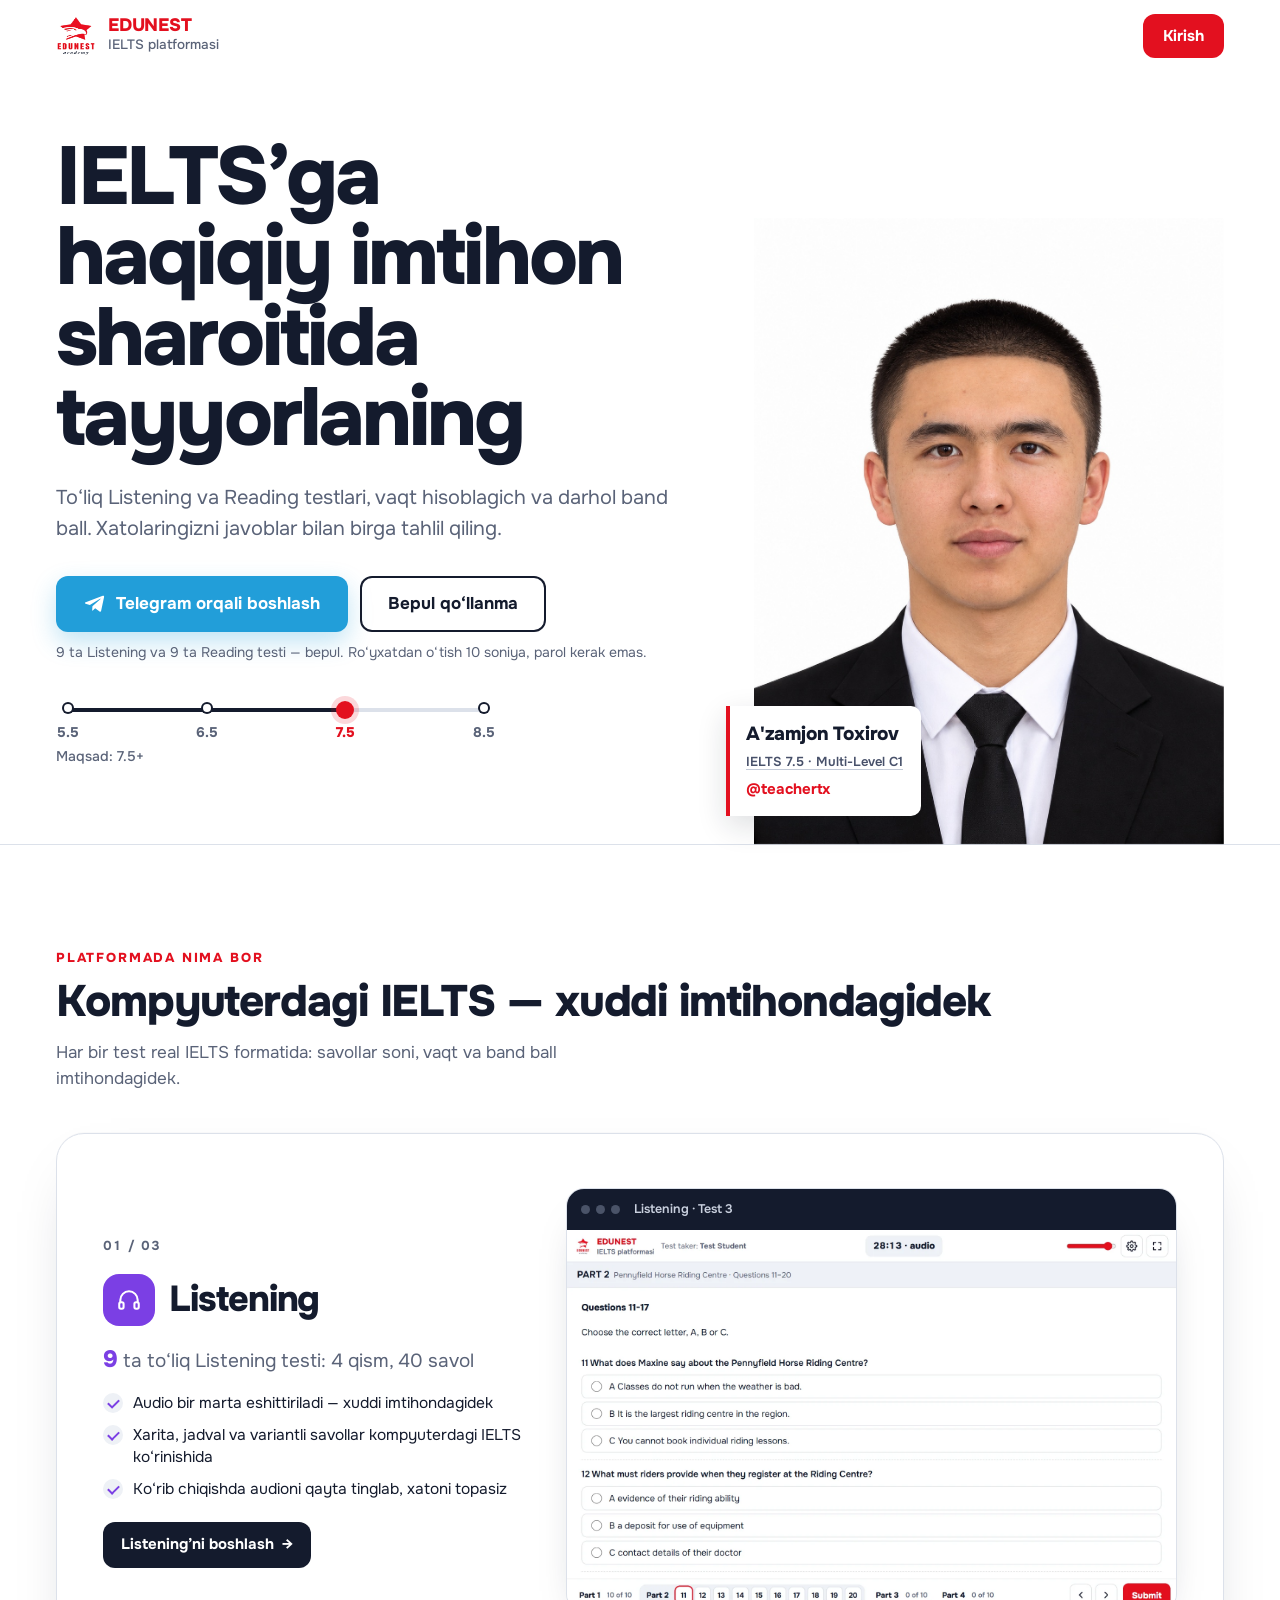
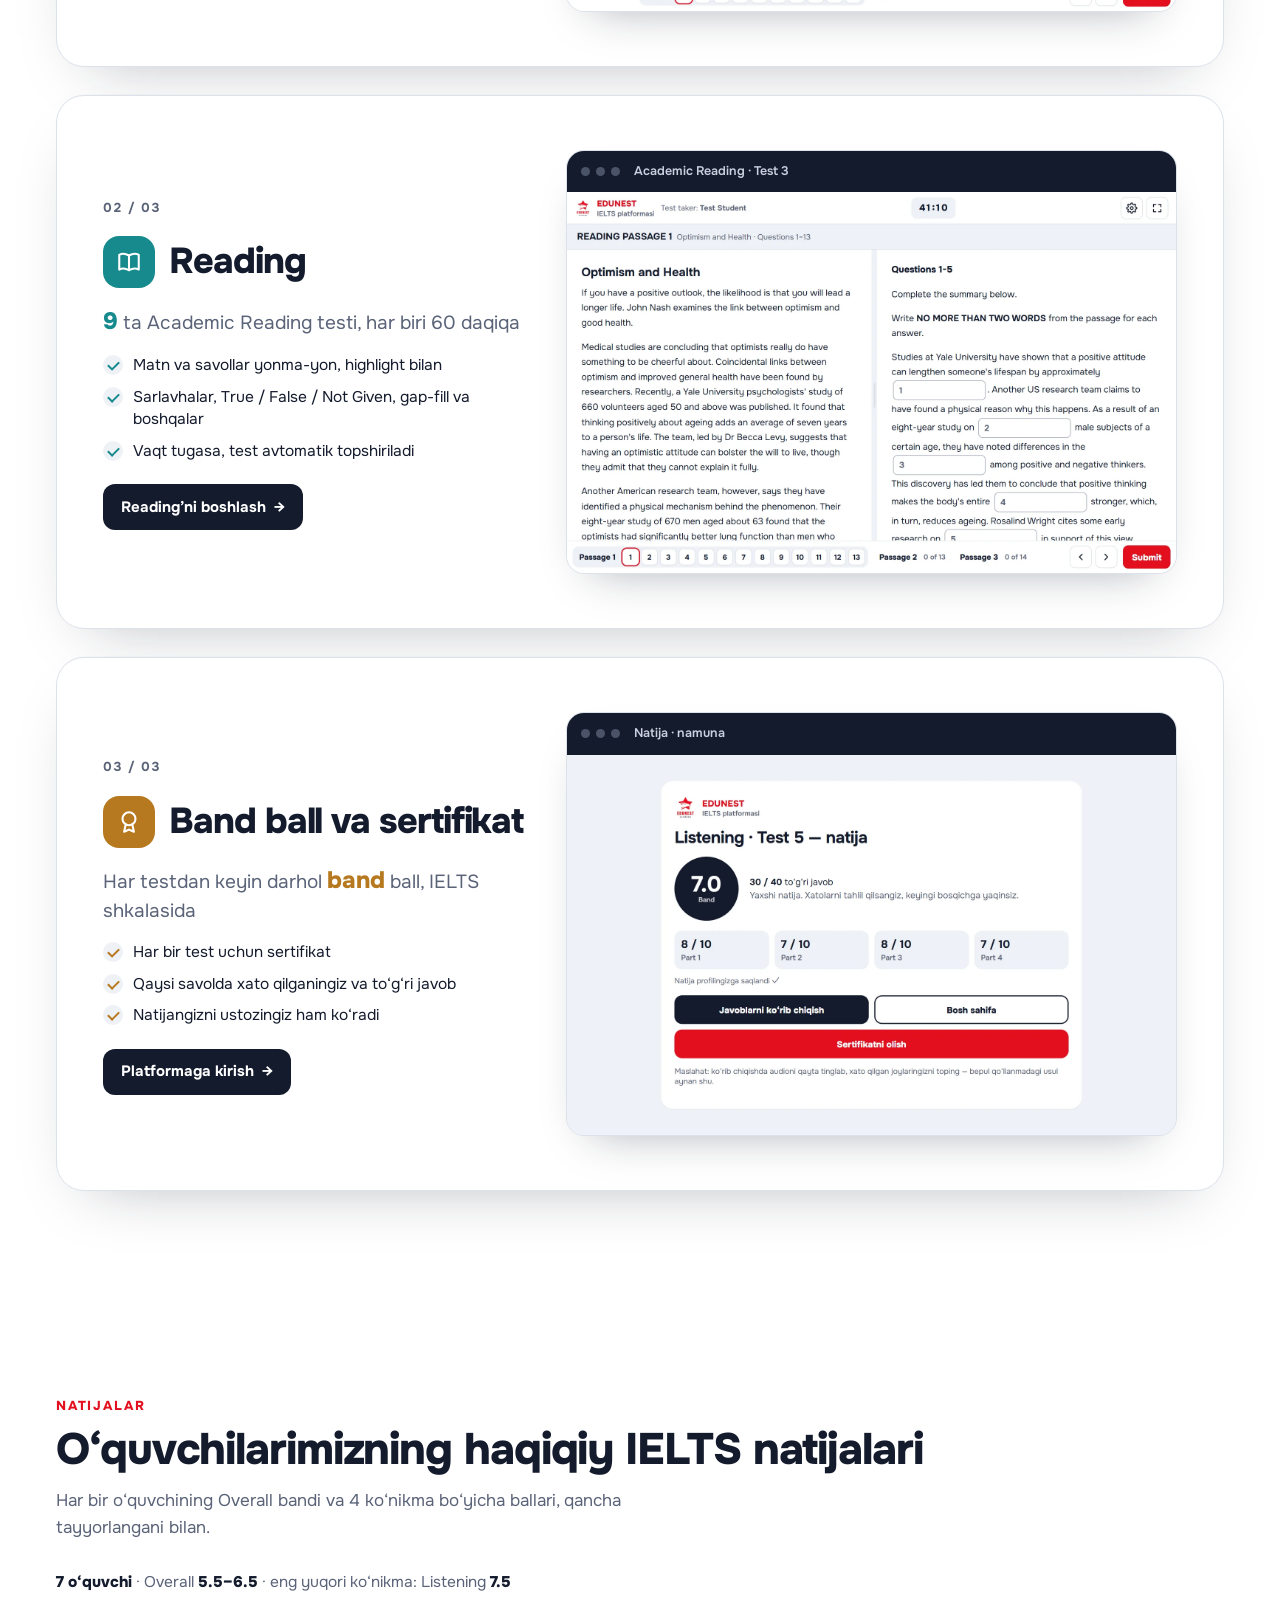
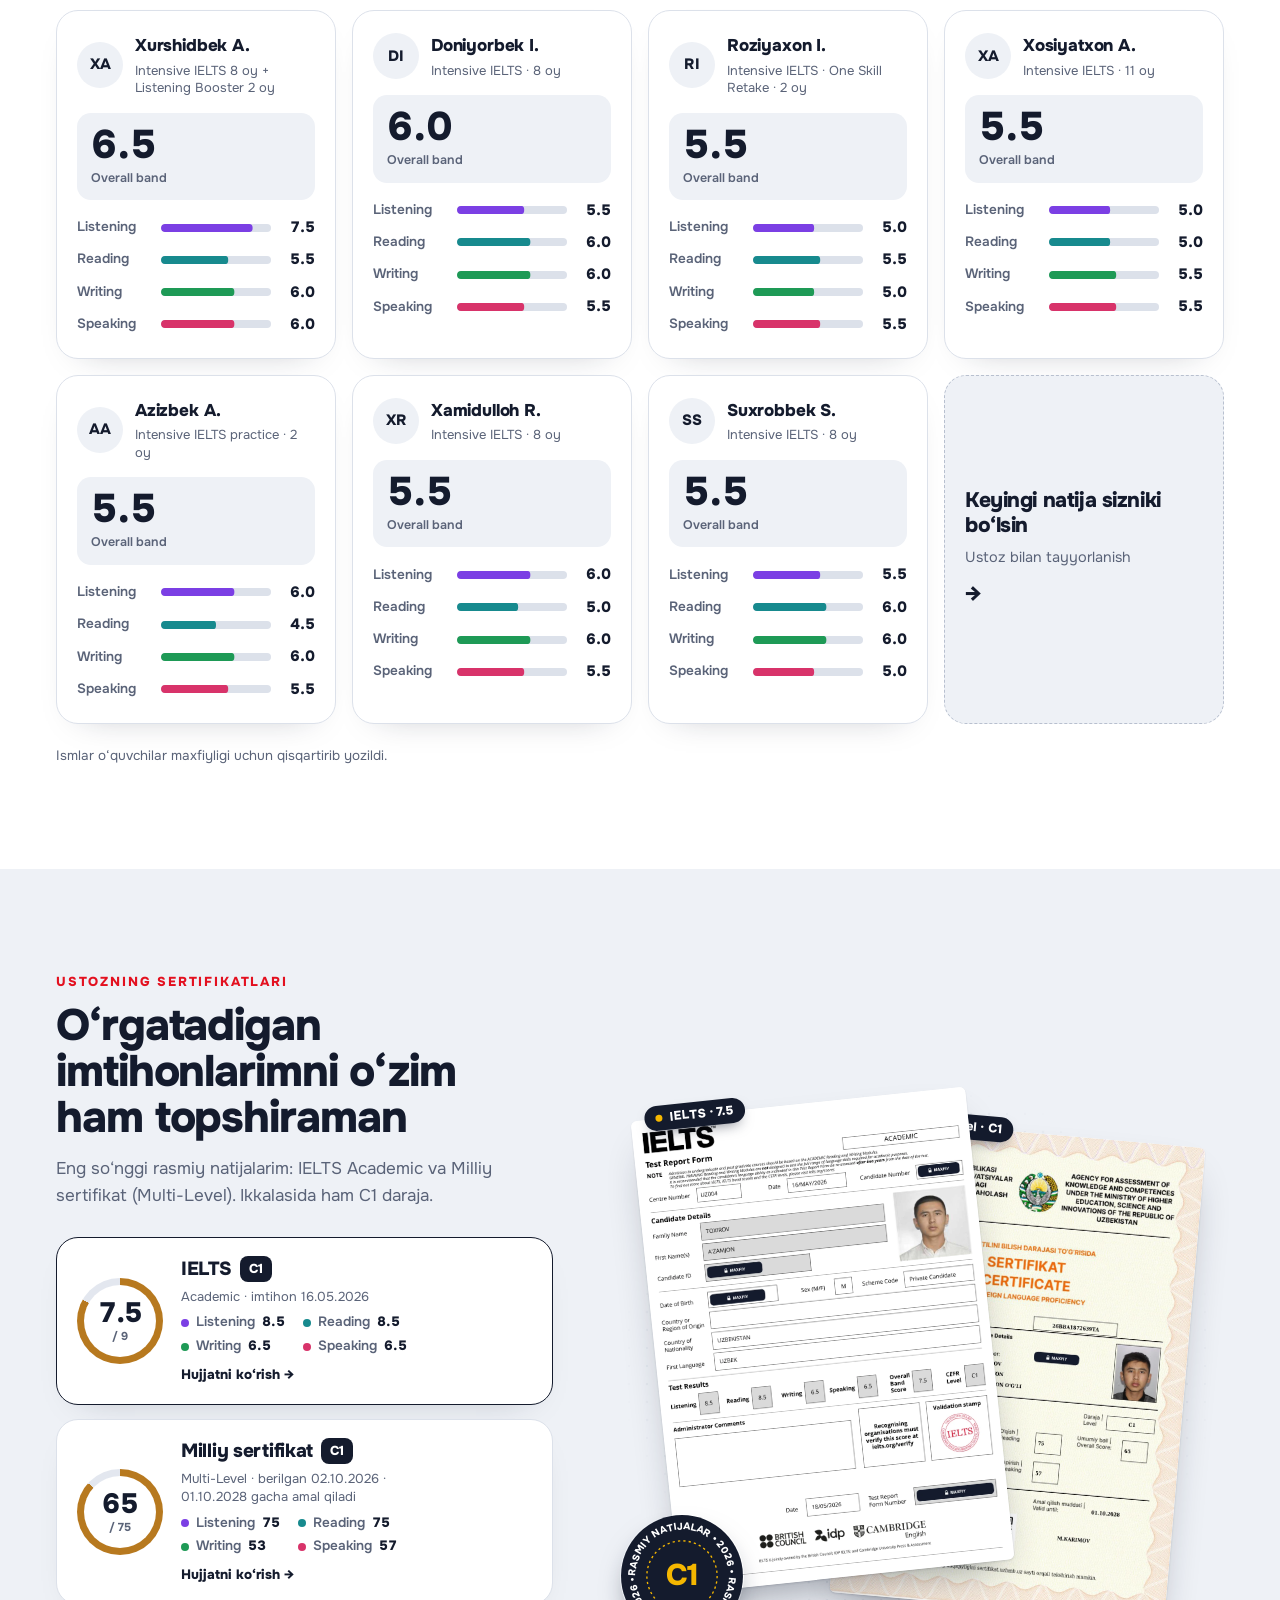
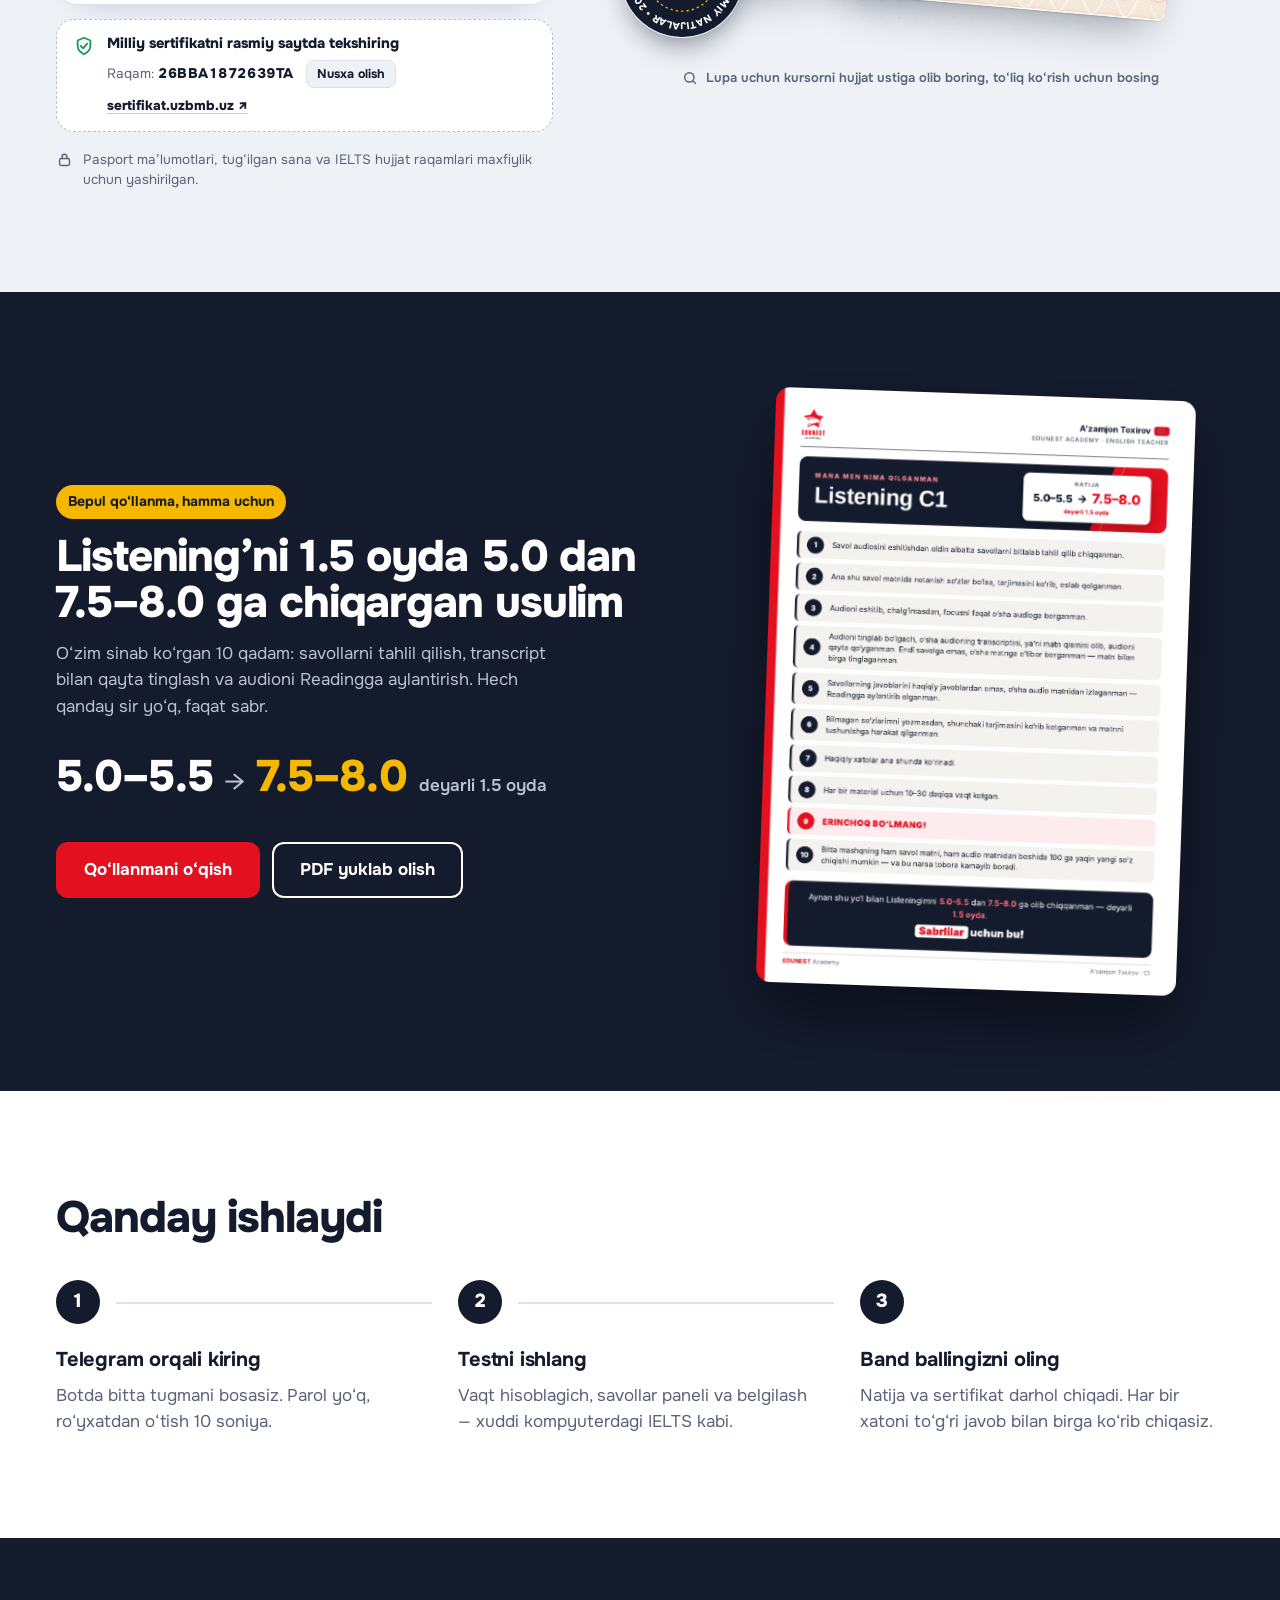
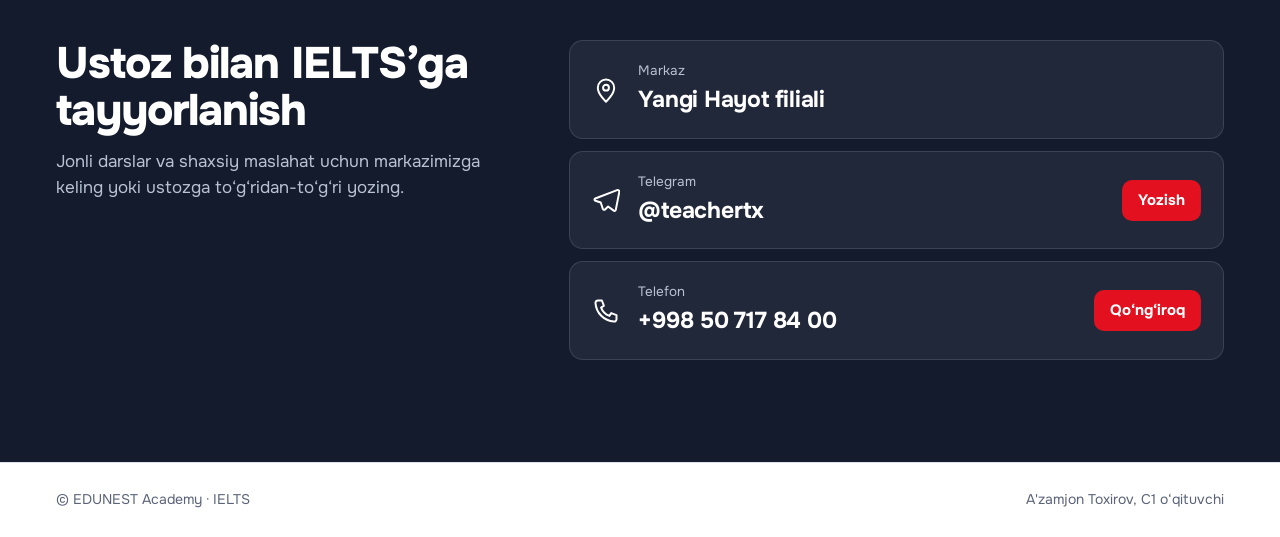
<file: index.html>
<!DOCTYPE html>
<html lang="uz">
<head>
<meta charset="UTF-8">
<meta name="viewport" content="width=device-width, initial-scale=1, viewport-fit=cover">
<title>EDUNEST IELTS · A'zamjon Toxirov</title><meta name="description" content="EDUNEST IELTS: to‘liq Listening va Reading testlari, darhol band ball, sertifikat va har bir savolning to‘g‘ri javobi. Ustoz A'zamjon Toxirov (IELTS 7.5, C1). Telegram orqali 10 soniyada kiring."><meta property="og:title" content="EDUNEST IELTS · A'zamjon Toxirov, IELTS 7.5"><meta property="og:description" content="IELTS’ga haqiqiy imtihon sharoitida tayyorlaning. Bepul Listening qo‘llanmasi ham bor."><meta property="og:image" content="https://toxirovteacher.github.io/edunest-ielts/c1-guide.png"><meta property="og:type" content="website">
<link rel="icon" id="fav">
<link rel="preconnect" href="https://fonts.googleapis.com">
<link href="https://fonts.googleapis.com/css2?family=Oswald:wght@500;600;700&family=Inter:wght@400;500;600;700;800&family=Source+Serif+4:opsz,wght@8..60,400;8..60,600&display=swap" rel="stylesheet">
<link rel="preconnect" href="https://fonts.googleapis.com"><link rel="preconnect" href="https://fonts.gstatic.com" crossorigin><link rel="preload" as="style" href="https://fonts.googleapis.com/css2?family=Onest:wght@400;500;600;700;800&display=swap"><link href="https://fonts.googleapis.com/css2?family=Onest:wght@400;500;600;700;800&display=swap" rel="stylesheet" media="print" onload="this.media='all'"><noscript><link href="https://fonts.googleapis.com/css2?family=Onest:wght@400;500;600;700;800&display=swap" rel="stylesheet"></noscript>
<link rel="stylesheet" href="css/app.css?v=17e10ca751"><link rel="prefetch" href="test.html"><link rel="prefetch" href="css/test.css?v=cc11ec5acb"><link rel="prefetch" href="js/test.js?v=ad358d046b">
</head>
<body class="ie">
<!-- ================= LANDING ================= -->
<section id="landing" class="hide">
 <div class="lp">
  <header class="lp-bar">
    <a class="lp-brand" href="#/" aria-label="EDUNEST IELTS"><img class="lg" alt=""><span><b>EDUNEST</b><small>IELTS platformasi</small></span></a>
    <a class="lp-btn lp-btn-sm" href="#/login">Kirish</a>
  </header>

  <div class="lp-hero">
    <div class="lp-copy">
      <h1 class="lp-h1"><span>IELTS’ga</span> <span>haqiqiy imtihon</span> <span>sharoitida</span> <span>tayyorlaning</span></h1>
      <p class="lp-lead">To‘liq Listening va Reading testlari, vaqt hisoblagich va darhol band ball. Xatolaringizni javoblar bilan birga tahlil qiling.</p>
      <div class="lp-actions">
        <a class="lp-btn ie-tgbtn" href="#/login"><svg class="tgi" viewBox="0 0 24 24" aria-hidden="true"><path d="M21.9 4.3 18.7 19.4c-.2 1-.9 1.3-1.7.8l-4.8-3.5-2.3 2.2c-.3.3-.5.5-1 .5l.3-4.9 8.9-8c.4-.3-.1-.5-.6-.2L6.4 13.2l-4.7-1.5c-1-.3-1-1 .2-1.5L20.5 3c.9-.3 1.6.2 1.4 1.3z"/></svg>Telegram orqali boshlash</a>
        <a class="lp-btn lp-btn-line" href="#/guide">Bepul qo‘llanma</a>
      </div>
      <p class="ie-note">9 ta Listening va 9 ta Reading testi — bepul. Ro‘yxatdan o‘tish 10 soniya, parol kerak emas.</p>
      <figure class="lp-track ie-bands" aria-label="Band ball shkalasi: 5.5, 6.5, 7.5, 8.5. Maqsad 7.5">
        <div class="lp-rail"><i class="lp-fill"></i>
          <span style="--x:0%">5.5</span><span style="--x:33.33%">6.5</span><span class="goal" style="--x:66.66%">7.5</span><span style="--x:100%">8.5</span>
          <b class="lp-dot"></b></div>
        <figcaption>Maqsad: 7.5+</figcaption>
      </figure>
    </div>
    <div class="lp-portrait">
      <img class="tph" id="tPhoto" alt="A'zamjon Toxirov">
      <div class="lp-plate">
        <b>A'zamjon Toxirov</b>
        <a class="ml hx-cred" href="#lp-cert" data-scroll="lp-cert">IELTS 7.5 · Multi-Level C1</a>
        <a href="https://t.me/teachertx" target="_blank" rel="noopener">@teachertx</a>
      </div>
    </div>
  </div>

  <section class="lp-sec" id="lp-skills">
    <div class="lp-in">
      <p class="hx-kick">Platformada nima bor</p>
      <h2 class="lp-h2">Kompyuterdagi IELTS — xuddi imtihondagidek</h2>
      <p class="lp-sub">Har bir test real IELTS formatida: savollar soni, vaqt va band ball imtihondagidek.</p>
      <div class="stk" id="lpStack">
        <article class="stk-c sk-l" style="--i:0">
          <div class="stk-t"><span class="stk-n">01 / 03</span>
            <div class="stk-hd"><span class="sk-ic" aria-hidden="true"><svg viewBox="0 0 24 24"><path d="M4 14v-2a8 8 0 0 1 16 0v2"/><rect x="3" y="14" width="4" height="6" rx="1.5"/><rect x="17" y="14" width="4" height="6" rx="1.5"/></svg></span><h3>Listening</h3></div>
            <p class="stk-big"><b>9</b> ta to‘liq Listening testi: 4 qism, 40 savol</p>
            <ul class="stk-ul"><li>Audio bir marta eshittiriladi — xuddi imtihondagidek</li><li>Xarita, jadval va variantli savollar kompyuterdagi IELTS ko‘rinishida</li><li>Ko‘rib chiqishda audioni qayta tinglab, xatoni topasiz</li></ul>
            <a class="stk-go" href="#/login">Listening’ni boshlash <span aria-hidden="true">→</span></a></div>
          <div class="stk-win"><div class="stk-bar" aria-hidden="true"><i></i><i></i><i></i><span>Listening · Test 3</span></div><img class="stk-img" src="shots/ie-listening.webp" width="1650" height="1032" loading="lazy" decoding="async" alt="Listening testi oynasi: taymer, savollar va qismlar paneli" onerror="this.parentNode.classList.add('nf')">
            <div aria-hidden="true" class="stk-ui"><div class="pv-row"><span class="pv-pill">Part 2</span><span class="pv-pill pv-dark">⏱ 28:14</span></div>
              <div class="pv-audio"><span class="pv-play"></span><span class="pv-track"><span style="width:38%"></span></span></div>
              <div class="pv-q"><b>11</b><span class="pv-ln" style="width:72%"></span></div>
              <div class="pv-opts"><span>A</span><span class="on">B</span><span>C</span></div>
              <div class="pv-q"><b>12</b><span class="pv-ln" style="width:58%"></span></div>
              <div class="pv-opts"><span>A</span><span>B</span><span>C</span></div></div></div>
        </article>
        <article class="stk-c sk-r" style="--i:1">
          <div class="stk-t"><span class="stk-n">02 / 03</span>
            <div class="stk-hd"><span class="sk-ic" aria-hidden="true"><svg viewBox="0 0 24 24"><path d="M3 5.5C5.5 4 8.5 4 12 6c3.5-2 6.5-2 9-.5V19c-2.5-1.5-5.5-1.5-9 .5-3.5-2-6.5-2-9-.5z"/><path d="M12 6v13.5"/></svg></span><h3>Reading</h3></div>
            <p class="stk-big"><b>9</b> ta Academic Reading testi, har biri 60 daqiqa</p>
            <ul class="stk-ul"><li>Matn va savollar yonma-yon, highlight bilan</li><li>Sarlavhalar, True / False / Not Given, gap-fill va boshqalar</li><li>Vaqt tugasa, test avtomatik topshiriladi</li></ul>
            <a class="stk-go" href="#/login">Reading’ni boshlash <span aria-hidden="true">→</span></a></div>
          <div class="stk-win"><div class="stk-bar" aria-hidden="true"><i></i><i></i><i></i><span>Academic Reading · Test 3</span></div><img class="stk-img" src="shots/ie-reading.webp" width="1650" height="1032" loading="lazy" decoding="async" alt="Reading testi oynasi: chapda matn, o‘ngda savollar" onerror="this.parentNode.classList.add('nf')">
            <div aria-hidden="true" class="stk-ui pv-split"><div class="pv-text"><span style="width:92%"></span><span style="width:100%"></span><span style="width:84%"></span><span class="pv-mark" style="width:62%"></span><span style="width:96%"></span><span style="width:70%"></span></div>
              <div class="pv-side"><div class="pv-q"><b>14</b><span class="pv-ln" style="width:60%"></span></div><div class="pv-gap">________</div>
                <div class="pv-q"><b>15</b><span class="pv-ln" style="width:70%"></span></div><div class="pv-opts"><span>T</span><span class="on">F</span><span>NG</span></div></div></div></div>
        </article>
        <article class="stk-c sk-x" style="--i:2">
          <div class="stk-t"><span class="stk-n">03 / 03</span>
            <div class="stk-hd"><span class="sk-ic" aria-hidden="true"><svg viewBox="0 0 24 24"><circle cx="12" cy="9" r="6"/><path d="m9 14-1.5 7L12 19l4.5 2L15 14"/></svg></span><h3>Band ball va sertifikat</h3></div>
            <p class="stk-big">Har testdan keyin darhol <b>band</b> ball, IELTS shkalasida</p>
            <ul class="stk-ul"><li>Har bir test uchun sertifikat</li><li>Qaysi savolda xato qilganingiz va to‘g‘ri javob</li><li>Natijangizni ustozingiz ham ko‘radi</li></ul>
            <a class="stk-go" href="#/login">Platformaga kirish <span aria-hidden="true">→</span></a></div>
          <div class="stk-win"><div class="stk-bar" aria-hidden="true"><i></i><i></i><i></i><span>Natija · namuna</span></div><img class="stk-img" src="shots/ie-result.webp" width="1650" height="1032" loading="lazy" decoding="async" alt="Test natijasi oynasi: band ball, to‘g‘ri javoblar va qismlar" onerror="this.parentNode.classList.add('nf')">
            <div aria-hidden="true" class="stk-ui"><div class="pv-score"><b>7.0</b><span>/ 9</span><em>30 / 40</em></div>
              <div class="pv-ok"><span>✓</span><span>✓</span><span class="x">✗</span><span>✓</span><span>✓</span><span>✓</span><span class="x">✗</span><span>✓</span></div>
              <div class="pv-cert">Sertifikat <b>↓</b></div></div></div>
        </article>
      </div>
    </div>
  </section>

  <section class="lp-sec nt-sec" id="lp-results" aria-labelledby="ntH">
    <div class="lp-in">
      <div class="nt-head"><div><p class="hx-kick">Natijalar</p><h2 class="lp-h2" id="ntH">O‘quvchilarimizning haqiqiy IELTS natijalari</h2><p class="lp-sub">Har bir o‘quvchining Overall bandi va 4 ko‘nikma bo‘yicha ballari, qancha tayyorlangani bilan.</p></div></div>
      <div class="nt-panel"><p class="nt-facts"><b>7 o‘quvchi</b> · Overall <b>5.5–6.5</b> · eng yuqori ko‘nikma: Listening <b>7.5</b></p><div class="nt-grid" tabindex="0" aria-label="IELTS natijalari"><article class="nt-c"><div class="nt-top"><span class="nt-av" aria-hidden="true">XA</span><div class="nt-who"><b>Xurshidbek A.</b><small>Intensive IELTS 8 oy + Listening Booster 2 oy</small></div></div><div class="nt-ov"><b>6.5</b><small>Overall band</small></div><ul class="nt-sk"><li style="--c:#7B3FE4;--v:0.833"><span>Listening</span><i></i><b>7.5</b></li><li style="--c:#178A8E;--v:0.611"><span>Reading</span><i></i><b>5.5</b></li><li style="--c:#1E9A56;--v:0.667"><span>Writing</span><i></i><b>6.0</b></li><li style="--c:#D8336A;--v:0.667"><span>Speaking</span><i></i><b>6.0</b></li></ul></article><article class="nt-c"><div class="nt-top"><span class="nt-av" aria-hidden="true">DI</span><div class="nt-who"><b>Doniyorbek I.</b><small>Intensive IELTS · 8 oy</small></div></div><div class="nt-ov"><b>6.0</b><small>Overall band</small></div><ul class="nt-sk"><li style="--c:#7B3FE4;--v:0.611"><span>Listening</span><i></i><b>5.5</b></li><li style="--c:#178A8E;--v:0.667"><span>Reading</span><i></i><b>6.0</b></li><li style="--c:#1E9A56;--v:0.667"><span>Writing</span><i></i><b>6.0</b></li><li style="--c:#D8336A;--v:0.611"><span>Speaking</span><i></i><b>5.5</b></li></ul></article><article class="nt-c"><div class="nt-top"><span class="nt-av" aria-hidden="true">RI</span><div class="nt-who"><b>Roziyaxon I.</b><small>Intensive IELTS · One Skill Retake · 2 oy</small></div></div><div class="nt-ov"><b>5.5</b><small>Overall band</small></div><ul class="nt-sk"><li style="--c:#7B3FE4;--v:0.556"><span>Listening</span><i></i><b>5.0</b></li><li style="--c:#178A8E;--v:0.611"><span>Reading</span><i></i><b>5.5</b></li><li style="--c:#1E9A56;--v:0.556"><span>Writing</span><i></i><b>5.0</b></li><li style="--c:#D8336A;--v:0.611"><span>Speaking</span><i></i><b>5.5</b></li></ul></article><article class="nt-c"><div class="nt-top"><span class="nt-av" aria-hidden="true">XA</span><div class="nt-who"><b>Xosiyatxon A.</b><small>Intensive IELTS · 11 oy</small></div></div><div class="nt-ov"><b>5.5</b><small>Overall band</small></div><ul class="nt-sk"><li style="--c:#7B3FE4;--v:0.556"><span>Listening</span><i></i><b>5.0</b></li><li style="--c:#178A8E;--v:0.556"><span>Reading</span><i></i><b>5.0</b></li><li style="--c:#1E9A56;--v:0.611"><span>Writing</span><i></i><b>5.5</b></li><li style="--c:#D8336A;--v:0.611"><span>Speaking</span><i></i><b>5.5</b></li></ul></article><article class="nt-c"><div class="nt-top"><span class="nt-av" aria-hidden="true">AA</span><div class="nt-who"><b>Azizbek A.</b><small>Intensive IELTS practice · 2 oy</small></div></div><div class="nt-ov"><b>5.5</b><small>Overall band</small></div><ul class="nt-sk"><li style="--c:#7B3FE4;--v:0.667"><span>Listening</span><i></i><b>6.0</b></li><li style="--c:#178A8E;--v:0.500"><span>Reading</span><i></i><b>4.5</b></li><li style="--c:#1E9A56;--v:0.667"><span>Writing</span><i></i><b>6.0</b></li><li style="--c:#D8336A;--v:0.611"><span>Speaking</span><i></i><b>5.5</b></li></ul></article><article class="nt-c"><div class="nt-top"><span class="nt-av" aria-hidden="true">XR</span><div class="nt-who"><b>Xamidulloh R.</b><small>Intensive IELTS · 8 oy</small></div></div><div class="nt-ov"><b>5.5</b><small>Overall band</small></div><ul class="nt-sk"><li style="--c:#7B3FE4;--v:0.667"><span>Listening</span><i></i><b>6.0</b></li><li style="--c:#178A8E;--v:0.556"><span>Reading</span><i></i><b>5.0</b></li><li style="--c:#1E9A56;--v:0.667"><span>Writing</span><i></i><b>6.0</b></li><li style="--c:#D8336A;--v:0.611"><span>Speaking</span><i></i><b>5.5</b></li></ul></article><article class="nt-c"><div class="nt-top"><span class="nt-av" aria-hidden="true">SS</span><div class="nt-who"><b>Suxrobbek S.</b><small>Intensive IELTS · 8 oy</small></div></div><div class="nt-ov"><b>5.5</b><small>Overall band</small></div><ul class="nt-sk"><li style="--c:#7B3FE4;--v:0.611"><span>Listening</span><i></i><b>5.5</b></li><li style="--c:#178A8E;--v:0.667"><span>Reading</span><i></i><b>6.0</b></li><li style="--c:#1E9A56;--v:0.667"><span>Writing</span><i></i><b>6.0</b></li><li style="--c:#D8336A;--v:0.556"><span>Speaking</span><i></i><b>5.0</b></li></ul></article><a class="nt-c nt-cta" href="#lp-enroll" data-scroll="lp-enroll"><b>Keyingi natija sizniki bo‘lsin</b><span>Ustoz bilan tayyorlanish</span><em aria-hidden="true">→</em></a></div><p class="nt-swipe" aria-hidden="true">Suring: barcha natijalar →</p></div>
      <p class="nt-foot">Ismlar o‘quvchilar maxfiyligi uchun qisqartirib yozildi.</p>
    </div>
  </section>

  <section class="lp-sec lp-mist ml cf-sec" id="lp-cert" aria-labelledby="cfH">
    <div class="lp-in cf-grid">
      <div class="cf-head"><p class="hx-kick">Ustozning sertifikatlari</p><h2 class="lp-h2" id="cfH">O‘rgatadigan imtihonlarimni o‘zim ham topshiraman</h2><p class="lp-sub">Eng so‘nggi rasmiy natijalarim: IELTS Academic va Milliy sertifikat (Multi-Level). Ikkalasida ham C1 daraja.</p></div>
      <div class="cf-stage" id="cfStage" data-front="0"><div class="cf-mat" aria-hidden="true"></div><button type="button" class="cf-paper" data-doc="0" data-full="cert/ielts-2000.webp" data-title="IELTS Academic" data-sub="Overall 7.5 · C1 · imtihon 16.05.2026" data-alt="A&#x27;zamjon Toxirovning IELTS Academic natijasi: Listening 8.5, Reading 8.5, Writing 6.5, Speaking 6.5, Overall 7.5, CEFR C1. Shaxsiy raqamlar yashirilgan." aria-label="IELTS Academic: hujjatni to‘liq sifatda ochish"><span class="cf-tab" aria-hidden="true"><i></i>IELTS · 7.5</span><img src="cert/ielts-960.webp" width="960" height="1358" loading="lazy" decoding="async" alt=""><span class="cf-lens" aria-hidden="true"></span></button><button type="button" class="cf-paper" data-doc="1" data-full="cert/ml-2000.webp" data-title="Milliy sertifikat · Multi-Level" data-sub="65 ball · C1 · berilgan 02.10.2026, 01.10.2028 gacha amal qiladi" data-alt="A&#x27;zamjon Toxirovning Milliy sertifikati (Multi-Level, ingliz tili): Listening 75, Reading 75, Writing 53, Speaking 57, umumiy ball 65, daraja C1. Sertifikat raqami 26BBA1872639TA, pasport ma’lumotlari yashirilgan." data-no="26BBA1872639TA" data-verify="https://sertifikat.uzbmb.uz/site/cert?type=1" aria-label="Milliy sertifikat · Multi-Level: hujjatni to‘liq sifatda ochish"><span class="cf-tab" aria-hidden="true"><i></i>Multi-Level · C1</span><img src="cert/ml-960.webp" width="960" height="1358" loading="lazy" decoding="async" alt=""><span class="cf-lens" aria-hidden="true"></span></button><div class="cf-stamp" aria-hidden="true"><svg viewBox="0 0 120 120"><defs><path id="cfArc" d="M60 60m-45 0a45 45 0 1 1 90 0a45 45 0 1 1-90 0"/></defs><circle cx="60" cy="60" r="59" fill="#141B2D"/><circle cx="60" cy="60" r="34" fill="none" stroke="#F5B700" stroke-width="1.3" stroke-dasharray="2.2 3"/><text font-size="9.6" font-weight="800" fill="#fff"><textPath href="#cfArc" textLength="281" lengthAdjust="spacing">RASMIY NATIJALAR • 2026 • RASMIY NATIJALAR • 2026 • </textPath></text></svg><b>C1</b></div><p class="cf-hint" aria-hidden="true"><svg viewBox="0 0 24 24"><circle cx="11" cy="11" r="7"/><path d="m20 20-3.5-3.5"/></svg><span class="cf-h-fine">Lupa uchun kursorni hujjat ustiga olib boring, to‘liq ko‘rish uchun bosing</span><span class="cf-h-touch">To‘liq sifatda ko‘rish uchun hujjatni bosing</span></p></div>
      <div class="cf-tiles"><button type="button" class="cf-tile on" data-doc="0"><span class="cf-ring" style="--cfv:0.833"><b>7.5</b><small>/ 9</small></span><span class="cf-tb"><span class="cf-tt"><b>IELTS</b><em>C1</em></span><small class="cf-td">Academic · imtihon 16.05.2026</small><span class="cf-sks"><span style="--c:#7B3FE4"><i></i>Listening <b>8.5</b></span><span style="--c:#178A8E"><i></i>Reading <b>8.5</b></span><span style="--c:#1E9A56"><i></i>Writing <b>6.5</b></span><span style="--c:#D8336A"><i></i>Speaking <b>6.5</b></span></span><span class="cf-go">Hujjatni ko‘rish <span aria-hidden="true">→</span></span></span></button><button type="button" class="cf-tile" data-doc="1"><span class="cf-ring" style="--cfv:0.867"><b>65</b><small>/ 75</small></span><span class="cf-tb"><span class="cf-tt"><b>Milliy sertifikat</b><em>C1</em></span><small class="cf-td">Multi-Level · berilgan 02.10.2026 · <span class="cf-nw">01.10.2028 gacha amal qiladi</span></small><span class="cf-sks"><span style="--c:#7B3FE4"><i></i>Listening <b>75</b></span><span style="--c:#178A8E"><i></i>Reading <b>75</b></span><span style="--c:#1E9A56"><i></i>Writing <b>53</b></span><span style="--c:#D8336A"><i></i>Speaking <b>57</b></span></span><span class="cf-go">Hujjatni ko‘rish <span aria-hidden="true">→</span></span></span></button><div class="cf-ver"><svg class="cf-ver-ic" viewBox="0 0 24 24" aria-hidden="true"><path d="M12 3l7 3v5c0 4.5-3 8.3-7 10-4-1.7-7-5.5-7-10V6z"/><path d="m8.5 12 2.5 2.5 4.5-5"/></svg><div class="cf-ver-t"><b>Milliy sertifikatni rasmiy saytda tekshiring</b><span class="cf-ver-row"><span>Raqam: <code class="cf-no">26BBA1872639TA</code></span><button type="button" class="cf-copy" data-copy="26BBA1872639TA">Nusxa olish</button><a class="cf-ver-go" href="https://sertifikat.uzbmb.uz/site/cert?type=1" target="_blank" rel="noopener" data-copy="26BBA1872639TA" aria-label="sertifikat.uzbmb.uz saytida tekshirish (yangi oynada ochiladi)">sertifikat.uzbmb.uz <span aria-hidden="true">↗</span></a></span></div></div><p class="cf-priv"><svg viewBox="0 0 24 24" aria-hidden="true"><rect x="5" y="10.5" width="14" height="10" rx="2.5"/><path d="M8.5 10.5V8a3.5 3.5 0 0 1 7 0v2.5"/></svg><span>Pasport ma’lumotlari, tug‘ilgan sana va IELTS hujjat raqamlari maxfiylik uchun yashirilgan.</span></p></div>
    </div>
  </section>


  <section class="lp-sec lp-c1">
    <div class="lp-in lp-c1g">
      <div>
        <p class="lp-tag">Bepul qo‘llanma, hamma uchun</p>
        <h2 class="lp-h2">Listening’ni 1.5 oyda 5.0 dan 7.5–8.0 ga chiqargan usulim</h2>
        <p class="lp-sub">O‘zim sinab ko‘rgan 10 qadam: savollarni tahlil qilish, transcript bilan qayta tinglash va audioni Readingga aylantirish. Hech qanday sir yo‘q, faqat sabr.</p>
        <div class="lp-stat"><b>5.0–5.5</b><i aria-hidden="true">→</i><b class="hi">7.5–8.0</b><span>deyarli 1.5 oyda</span></div>
        <div class="lp-actions">
          <a class="lp-btn" href="#/guide">Qo‘llanmani o‘qish</a>
          <a class="lp-btn lp-btn-line" href="EDUNEST-Listening-C1-yoli.pdf" download>PDF yuklab olish</a>
        </div>
      </div>
      <a class="lp-guide" href="#/guide" aria-label="Listening qo‘llanmasini ochish"><img src="c1-guide.png" alt="A'zamjon Toxirovning Listening qo‘llanmasi" loading="lazy"></a>
    </div>
  </section>

  <section class="lp-sec">
    <div class="lp-in">
      <h2 class="lp-h2">Qanday ishlaydi</h2>
      <ol class="lp-steps">
        <li><b>Telegram orqali kiring</b><p>Botda bitta tugmani bosasiz. Parol yo‘q, ro‘yxatdan o‘tish 10 soniya.</p></li>
        <li><b>Testni ishlang</b><p>Vaqt hisoblagich, savollar paneli va belgilash — xuddi kompyuterdagi IELTS kabi.</p></li>
        <li><b>Band ballingizni oling</b><p>Natija va sertifikat darhol chiqadi. Har bir xatoni to‘g‘ri javob bilan birga ko‘rib chiqasiz.</p></li>
      </ol>
    </div>
  </section>

  <section class="lp-sec lp-navy" id="lp-enroll">
    <div class="lp-in lp-split">
      <div><h2 class="lp-h2">Ustoz bilan IELTS’ga tayyorlanish</h2>
        <p class="lp-sub">Jonli darslar va shaxsiy maslahat uchun markazimizga keling yoki ustozga to‘g‘ridan-to‘g‘ri yozing.</p></div>
      <div class="lp-ways">
        <div class="lp-way"><svg viewBox="0 0 24 24" aria-hidden="true"><path d="M12 22s7-6.2 7-12a7 7 0 0 0-14 0c0 5.8 7 12 7 12z"/><circle cx="12" cy="10" r="2.5"/></svg><div><small>Markaz</small><b>Yangi Hayot filiali</b></div></div>
        <a class="lp-way" href="https://t.me/teachertx" target="_blank" rel="noopener"><svg viewBox="0 0 24 24" aria-hidden="true"><path d="M21.5 3.5 2.8 10.7c-.9.4-.9 1.6.1 1.9l4.6 1.5 1.8 5.6c.3.8 1.3 1 1.9.4l2.6-2.5 4.8 3.5c.7.5 1.6.1 1.8-.7l3-15.4c.2-1-.8-1.8-1.7-1.5z"/></svg><div><small>Telegram</small><b>@teachertx</b></div><em>Yozish</em></a>
        <a class="lp-way" href="tel:+998507178400"><svg viewBox="0 0 24 24" aria-hidden="true"><path d="M5 3h3.5l1.7 4.5-2.4 1.6a12 12 0 0 0 7.1 7.1l1.6-2.4L21 15.5V19a2 2 0 0 1-2.2 2A17 17 0 0 1 3 5.2 2 2 0 0 1 5 3z"/></svg><div><small>Telefon</small><b>+998 50 717 84 00</b></div><em>Qo‘ng‘iroq</em></a>
      </div>
    </div>
  </section>

  <footer class="lp-foot"><div class="lp-in"><span>© EDUNEST Academy · IELTS</span><span>A'zamjon Toxirov, C1 o‘qituvchi</span></div></footer>
 </div>
</section>

<!-- ================= PUBLIC: FREE LISTENING GUIDE ================= -->
<section id="guide" class="hide">
 <div class="lp">
  <header class="lp-bar">
    <a class="lp-brand" href="#/" aria-label="EDUNEST IELTS"><img class="lg" alt=""><span><b>EDUNEST</b><small>IELTS platformasi</small></span></a>
    <a class="lp-btn lp-btn-sm" href="#/login">Kirish</a>
  </header>
  <article class="c1a">
    <a class="c1back" href="#/">← Bosh sahifa</a>
    <div class="c1au"><img class="tph" alt=""><div><b>A'zamjon Toxirov</b><span>C1 o‘qituvchi, EDUNEST Academy</span></div></div>
    <h1>Listening’imni 5.0–5.5 dan 7.5–8.0 ga qanday chiqardim</h1>
    <div class="c1res"><div><small>Boshlanishi</small><b>5.0–5.5</b></div><i aria-hidden="true">→</i><div><small>Natija</small><b class="hi">7.5–8.0</b></div><div class="c1t"><small>Vaqt</small><b>~1.5 oy</b></div></div>
    <h2>Mana men nima qilganman</h2>
    <ol class="c1steps">
      <li>Savol audiosini eshitishdan oldin albatta savollarni bittalab tahlil qilib chiqqanman.</li>
      <li>Ana shu savol matnida notanish so‘zlar bo‘lsa, tarjimasini ko‘rib, eslab qolganman.</li>
      <li>Audioni eshitib, chalg‘imasdan, focusni faqat o‘sha audioga berganman.</li>
      <li>Audioni tinglab bo‘lgach, o‘sha audioning transcriptini, ya’ni matn qismini olib, audioni qayta qo‘yganman. Endi savolga emas, o‘sha matnga e’tibor berganman — matn bilan birga tinglaganman.</li>
      <li>Savollarning javoblarini haqiqiy javoblardan emas, o‘sha audio matnidan izlaganman — Readingga aylantirib olganman.</li>
      <li>Bilmagan so‘zlarimni yozmasdan, shunchaki tarjimasini ko‘rib ketganman va matnni tushunishga harakat qilganman.</li>
      <li>Haqiqiy xatolar ana shunda ko‘rinadi.</li>
      <li>Har bir material uchun 10–30 daqiqa vaqt ketgan.</li>
      <li class="big">ERINCHOQ BO‘LMANG!</li>
      <li>Bitta mashqning ham savol matni, ham audio matnidan boshida 100 ga yaqin yangi so‘z chiqishi mumkin — va bu narsa tobora kamayib boradi.</li>
    </ol>
    <blockquote class="c1q">Aynan shu yo‘l bilan Listeningimni 5.0–5.5 dan 7.5–8.0 ga olib chiqqanman — deyarli 1.5 oyda. <b>Sabrlilar uchun bu!</b></blockquote>
    <div class="c1cta">
      <a class="lp-btn" href="EDUNEST-Listening-C1-yoli.pdf" download>PDF yuklab olish</a>
      <button class="lp-btn lp-btn-line" id="c1share" type="button">Do‘stlarga ulashish</button>
    </div>
    <div class="c1more">
      <h3>Bu usulni to‘liq testda sinab ko‘ring</h3>
      <p>EDUNEST IELTS’da Listening testini ishlagach, transcript bilan qayta tinglab, xatolaringizni shu usulda tahlil qilasiz.</p>
      <div class="lp-actions"><a class="lp-btn ie-tgbtn" href="#/login">Telegram orqali boshlash</a></div>
    </div>
  </article>
  <footer class="lp-foot"><div class="lp-in"><span>© EDUNEST Academy · IELTS</span><span>A'zamjon Toxirov, C1 o‘qituvchi</span></div></footer>
 </div>
</section>

<!-- ================= APP (login, dashboard, teacher) ================= -->
<section id="app" class="hide">
 <div class="lp">
  <header class="lp-bar">
    <a class="lp-brand" href="#/" aria-label="EDUNEST IELTS"><img class="lg" alt=""><span><b>EDUNEST</b><small id="appSub">IELTS platformasi</small></span></a>
    <button class="lp-btn lp-btn-sm lp-btn-line hide" id="outBtn" type="button">Chiqish</button>
  </header>
  <main class="ie-main" id="view"></main>
  <footer class="lp-foot"><div class="lp-in"><span>© EDUNEST Academy · IELTS</span><span>A'zamjon Toxirov, C1 o‘qituvchi</span></div></footer>
 </div>
</section>
<div class="ie-toast" id="toast" role="status" aria-live="polite"></div>

<script src="js/app.js?v=140934f948"></script>
</body>
</html>
</file>
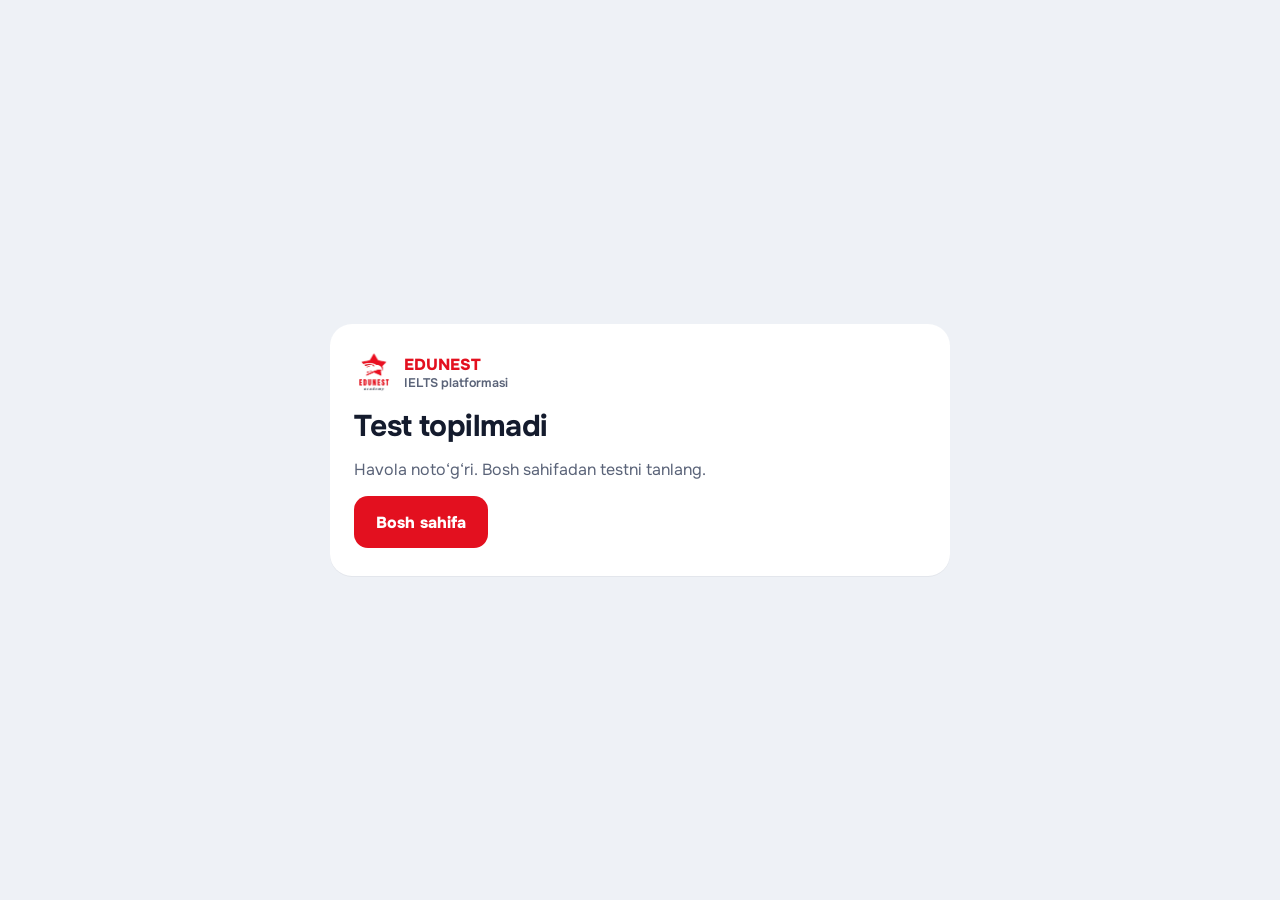
<file: test.html>
<!DOCTYPE html>
<html lang="en">
<head>
<meta charset="utf-8">
<meta name="viewport" content="width=device-width,initial-scale=1,viewport-fit=cover">
<meta name="robots" content="noindex,nofollow">
<title>EDUNEST IELTS · Test</title>
<link rel="preconnect" href="https://fonts.googleapis.com"><link rel="preconnect" href="https://fonts.gstatic.com" crossorigin>
<link href="https://fonts.googleapis.com/css2?family=Onest:wght@400;500;600;700;800&display=swap" rel="stylesheet">
<link rel="stylesheet" href="css/test.css?v=cc11ec5acb">
</head>
<body>
<div id="screen" class="screen"><div class="card"><div class="spin"></div><p class="muted" style="text-align:center">Test yuklanmoqda…</p></div></div>
<div id="exam" class="hide"></div>
<div id="modal" class="modal hide"></div>
<div id="toast" role="status" aria-live="polite"></div>

<script src="js/test.js?v=ad358d046b"></script>
</body>
</html>
</file>
<file: css/app.css>
@charset "UTF-8";.mbtns{display:flex;gap:10px;justify-content:flex-end;margin-top:18px;flex-wrap:wrap}
.rolecards.three{grid-template-columns:repeat(3,1fr)}
.rolecards.three .role{font-size:15px;padding:14px 6px}
.bigin{font-size:24px!important;font-weight:800;letter-spacing:.12em;text-align:center}
.phonebox{display:flex;align-items:stretch;border:1.5px solid var(--line);border-radius:12px;overflow:hidden;background:var(--card)}
.phonebox:focus-within{border-color:var(--red);box-shadow:0 0 0 4px var(--red-l)}
.phonebox span{display:flex;align-items:center;padding:0 12px;font-weight:800;font-size:18px;background:var(--paper);color:var(--head);border-right:1.5px solid var(--line)}
.phonebox input{border:0!important;box-shadow:none!important;font-size:20px!important;font-weight:700;letter-spacing:.06em}
.idbig{font-family:var(--disp);font-size:44px;font-weight:700;color:var(--red);letter-spacing:.1em;margin:6px 0 12px}
.prof{display:flex;align-items:center;gap:18px;padding:22px;flex-wrap:wrap;background:linear-gradient(120deg,var(--card) 55%,var(--red-l))}
.pav{width:76px;height:76px;border-radius:24px;background:var(--red);color:#fff;font-family:var(--disp);font-size:30px;font-weight:700;display:flex;align-items:center;justify-content:center;flex:none}
.pinfo{flex:1;min-width:200px}.pinfo h1{margin:2px 0 8px;font-size:clamp(24px,4vw,34px)}
.ptags{display:flex;gap:6px;flex-wrap:wrap}.ptags .tag{font-size:13px;padding:5px 11px}
.tag.call,.btn.call{text-decoration:none}
.tag.call{background:var(--green-l);color:var(--green)}
.pring{--p:0;width:92px;height:92px;border-radius:50%;background:conic-gradient(var(--red) calc(var(--p)*1%),var(--track) 0);display:flex;flex-direction:column;align-items:center;justify-content:center;position:relative;flex:none}
.pring:before{content:"";position:absolute;inset:9px;border-radius:50%;background:var(--card)}
.pring b,.pring small{position:relative}.pring b{font-family:var(--disp);font-size:22px;color:var(--head)}.pring small{font-size:10px;font-weight:800;color:var(--mute);text-transform:uppercase;letter-spacing:.08em}
.kpi .v small{font-size:.55em;color:var(--mute)}.kpi .ks{font-size:12.5px;font-weight:600;margin-top:6px}
.sech{font-size:20px;margin:26px 0 12px}
.alist{display:grid;gap:12px}
.asg{display:grid;grid-template-columns:56px 1fr auto;gap:14px;align-items:center;padding:16px}
.asg.main{border:2px solid var(--red);background:linear-gradient(120deg,var(--card) 60%,var(--red-l))}
.asg.done{opacity:.8}.asg.hid{opacity:.55}
.aic{width:56px;height:56px;border-radius:16px;background:var(--paper);display:flex;align-items:center;justify-content:center;font-size:28px}
.at{font-weight:800;font-size:18px;color:var(--head);line-height:1.25}
.as{font-size:14px;color:var(--mute);font-weight:600;margin:3px 0 6px;word-break:break-word}
.as a{color:var(--red)}.late{color:var(--red);font-weight:800}
.asg .track{height:10px;margin-top:4px;max-width:340px}
.asg .btn.big{flex-direction:column;gap:0;line-height:1.15}.asg .btn.big small{font-size:12px;opacity:.85;font-weight:700}
.abtns{display:flex;flex-direction:column;gap:8px}.abtns .btn{text-decoration:none;white-space:nowrap}
.legend{display:flex;gap:14px;flex-wrap:wrap;font-size:12.5px;font-weight:700;color:var(--mute);margin-top:8px}
.legend i{display:inline-block;width:12px;height:12px;border-radius:4px;margin-right:5px;vertical-align:-1px}
.chart{width:100%;height:auto;display:block}
.empty{padding:18px;text-align:center;font-weight:600}
.ttabs{display:flex;gap:8px;flex-wrap:wrap;align-items:center;margin:4px 0 14px}
.ttabs button[data-t]{border:1.5px solid var(--line);background:var(--card);border-radius:14px;padding:12px 16px;font-weight:800;font-size:15px;color:var(--head);cursor:pointer}
.ttabs button[data-t].on{background:var(--solid);color:#fff;border-color:var(--solid)}
.ttabs button b{background:var(--red);color:#fff;border-radius:99px;padding:1px 8px;font-size:12px;margin-left:4px}
.tfil{display:flex;gap:10px;flex-wrap:wrap;margin-bottom:12px}
.tfil input,.tfil select,.agrid input{border:1.5px solid var(--line);border-radius:12px;padding:12px 14px;font-size:16px;background:var(--card);color:var(--ink);font-family:inherit}
.tfil input{flex:1;min-width:200px}
.slist{display:grid;gap:10px}
.srow{display:grid;grid-template-columns:46px minmax(160px,1.6fr) 1fr .6fr .9fr auto;gap:12px;align-items:center;padding:12px 14px}
.sav{width:46px;height:46px;border-radius:14px;background:var(--red-l);color:var(--red);font-weight:800;display:flex;align-items:center;justify-content:center}
.sn b{display:block;color:var(--head);font-size:16px}.sn small,.sp2 small{color:var(--mute);font-weight:600;font-size:12.5px;display:block}
.sp2 b{color:var(--head);font-size:15px}
.sbtns{display:flex;gap:8px;align-items:center}.sbtns .btn{min-height:46px;padding:8px 14px}
.btn.call span{font-size:13px;font-weight:800;margin-left:4px}
.agrid{display:grid;grid-template-columns:1fr 1fr;gap:0 14px}.agrid input{width:100%}
.gchips{display:flex;gap:8px;flex-wrap:wrap}
.gchip{border:1.5px solid var(--line);background:var(--card);border-radius:999px;padding:10px 16px;font-weight:800;font-size:14px;color:var(--head);cursor:pointer}
.gchip.on{background:var(--red);border-color:var(--red);color:#fff}
.pfoot{text-align:center;color:var(--mute);font-size:12.5px;font-weight:600;padding:0 0 30px}
@media (max-width:760px){
 .srow{grid-template-columns:46px 1fr auto;grid-template-areas:"a n b" "p1 p2 p3"}
 .srow .sav{grid-area:a}.srow .sn{grid-area:n}.srow .sbtns{grid-area:b}
 .srow .sp2:nth-of-type(1){grid-area:p1}
 .btn.call span{display:none}
 .agrid{grid-template-columns:1fr}
 .asg{grid-template-columns:48px 1fr}.asg .aic{width:48px;height:48px;font-size:24px}
 .asg>.btn,.asg>.abtns,.asg>.tag{grid-column:1/-1}.abtns{flex-direction:row}.abtns .btn{flex:1}.asg>.btn{width:100%}
 .rolecards.three .role{font-size:13.5px}.rolecards.three .role .ri{font-size:26px}
 .pring{width:76px;height:76px}.pring b{font-size:18px}
}
a.btn{text-decoration:none}
/* ===== landing (light, Onest) ===== */
.lp{--ink:#141B2D;--red:#E3101F;--red-d:#B80C18;--mist:#EEF1F6;--slate:#5A6378;--line:#DCE1EA;--paper:#fff;
  background:var(--paper);color:var(--ink);font-family:"Onest",system-ui,-apple-system,"Segoe UI",sans-serif;font-size:17px;line-height:1.55;
  -webkit-font-smoothing:antialiased;min-height:100vh}
.lp a{color:inherit}
.lp-in{max-width:1180px;margin:0 auto;padding:0 clamp(20px,5vw,56px)}
.lp-bar{position:sticky;top:0;z-index:30;display:flex;align-items:center;justify-content:space-between;gap:16px;padding:14px clamp(20px,5vw,56px);background:rgba(255,255,255,.92);backdrop-filter:saturate(1.4) blur(10px);border-bottom:1px solid transparent;transition:border-color .2s}
.lp-bar.stuck{border-bottom-color:var(--line)}
.lp-brand{display:flex;align-items:center;gap:12px;text-decoration:none}
.lp-brand img{width:40px;height:40px;border-radius:10px}
.lp-brand b{display:block;font-weight:800;font-size:18px;letter-spacing:-.01em;color:var(--red);line-height:1.1}
.lp-brand small{display:block;font-size:13.5px;color:var(--slate);font-weight:500}
.lp-btn{display:inline-flex;align-items:center;justify-content:center;min-height:56px;padding:0 28px;border-radius:12px;background:var(--red);color:#fff!important;font-weight:700;font-size:17px;text-decoration:none;transition:background .15s,transform .15s}
.lp-btn:hover{background:var(--red-d)}.lp-btn:active{transform:translateY(1px)}
.lp-btn:focus-visible,.lp-way:focus-visible,.lp-brand:focus-visible,.lp-plate a:focus-visible{outline:3px solid var(--ink);outline-offset:3px}
.lp-btn-sm{min-height:44px;padding:0 20px;font-size:15.5px}
.lp-btn-line{background:transparent;color:var(--ink)!important;box-shadow:inset 0 0 0 2px var(--ink)}
.lp-btn-line:hover{background:var(--ink);color:#fff!important}

.lp-hero{max-width:1180px;margin:0 auto;padding:clamp(28px,5vw,64px) clamp(20px,5vw,56px) 0;display:grid;grid-template-columns:minmax(0,1.15fr) minmax(0,.85fr);gap:clamp(20px,4vw,56px);align-items:end;border-bottom:1px solid var(--line)}
.lp-copy{padding-bottom:clamp(36px,6vw,80px);align-self:center}
.lp-h1{font-family:inherit;font-weight:800;font-size:clamp(40px,6.4vw,84px);line-height:.98;letter-spacing:-.035em;margin:0;color:var(--ink)}
.lp-h1 span{display:inline-block}
.lp-lead{font-size:clamp(17px,1.6vw,20px);color:var(--slate);max-width:34em;margin:24px 0 0;line-height:1.55}
.lp-actions{display:flex;gap:12px;flex-wrap:wrap;margin-top:32px}
.lp-track{margin:44px 0 0;max-width:440px}
.lp-rail{position:relative;height:4px;background:var(--line);border-radius:4px;margin:0 12px 34px}
.lp-fill{position:absolute;left:0;top:0;bottom:0;width:100%;background:var(--ink);border-radius:4px;transform-origin:left}
.lp-rail span{position:absolute;left:var(--x);top:14px;transform:translateX(-50%);font-weight:700;font-size:14px;color:var(--slate)}
.lp-rail span:before{content:"";position:absolute;left:50%;top:-18px;width:8px;height:8px;margin-left:-4px;border-radius:50%;background:var(--paper);box-shadow:0 0 0 2px var(--ink)}
.lp-rail span.goal{color:var(--red);font-weight:800}
.lp-dot{position:absolute;top:50%;left:100%;width:18px;height:18px;margin:-9px 0 0 -9px;border-radius:50%;background:var(--red);box-shadow:0 0 0 5px rgba(227,16,31,.16)}
.lp-track figcaption{font-size:14px;color:var(--slate);font-weight:500}

.lp-portrait{position:relative;align-self:end;justify-self:end;width:100%;max-width:470px}
.lp-portrait img{display:block;width:100%;height:auto;mix-blend-mode:multiply}
.lp-plate{position:absolute;left:-28px;bottom:28px;background:var(--paper);padding:14px 18px 14px 16px;border-left:4px solid var(--red);box-shadow:0 10px 30px rgba(20,27,45,.14);border-radius:0 10px 10px 0;max-width:80%}
.lp-plate b{display:block;font-size:19px;font-weight:800;letter-spacing:-.01em}
.lp-plate span{display:block;font-size:14px;color:var(--slate)}
.lp-plate a{display:inline-block;margin-top:6px;font-weight:700;font-size:15px;color:var(--red);text-decoration:none}
.lp-plate a:hover{text-decoration:underline}

.lp-sec{padding:clamp(56px,8vw,104px) 0}
.lp-mist{background:var(--mist)}
.lp-h2{font-family:inherit;font-weight:800;font-size:clamp(28px,3.6vw,44px);line-height:1.05;letter-spacing:-.025em;margin:0}
.lp-sub{color:var(--slate);margin:16px 0 0;max-width:30em}
.lp-split{display:grid;grid-template-columns:minmax(0,.8fr) minmax(0,1.2fr);gap:clamp(28px,6vw,88px);align-items:start}
.lp-list{list-style:none;margin:0;padding:0;border-top:1px solid var(--line)}
.lp-list li{display:grid;grid-template-columns:40px 1fr auto;gap:18px;align-items:start;padding:22px 0;border-bottom:1px solid var(--line)}
.lp-list svg,.lp-way svg{width:28px;height:28px;fill:none;stroke:currentColor;stroke-width:1.7;stroke-linecap:round;stroke-linejoin:round}
.lp-list svg{color:var(--ink);margin-top:2px}
.lp-list b{font-size:19px;font-weight:700;letter-spacing:-.01em}
.lp-list p{margin:4px 0 0;color:var(--slate);font-size:16px;max-width:36em}
.lp-list em{font-style:normal;font-size:13.5px;font-weight:700;color:var(--slate);padding:4px 10px;border-radius:999px;background:var(--paper);white-space:nowrap;margin-top:3px}
.lp-list em.on{color:#0E7A3B;background:#DDF3E5}
.lp-list li.soon b,.lp-list li.soon svg{color:var(--slate)}

.lp-steps{list-style:none;margin:40px 0 0;padding:0;display:grid;grid-template-columns:repeat(3,1fr);gap:clamp(20px,3vw,40px);counter-reset:s}
.lp-steps li{counter-increment:s;position:relative;padding-top:64px}
.lp-steps li:before{content:counter(s);position:absolute;top:0;left:0;width:44px;height:44px;border-radius:50%;background:var(--ink);color:#fff;font-weight:800;font-size:19px;display:flex;align-items:center;justify-content:center}
.lp-steps li:not(:last-child):after{content:"";position:absolute;top:22px;left:60px;right:-12px;height:2px;background:var(--line)}
.lp-steps b{font-size:20px;font-weight:700;letter-spacing:-.01em}
.lp-steps p{margin:8px 0 0;color:var(--slate)}

.lp-navy{background:var(--ink);color:#fff}
.lp-navy .lp-sub{color:#B9C1D3}
.lp-ways{display:grid;gap:12px}
.lp-way{display:flex;align-items:center;gap:18px;padding:20px 22px;border-radius:14px;background:rgba(255,255,255,.06);border:1px solid rgba(255,255,255,.12);text-decoration:none;color:#fff!important;transition:background .15s,border-color .15s}
a.lp-way:hover{background:rgba(255,255,255,.1);border-color:rgba(255,255,255,.3)}
.lp-way svg{flex:none;color:#fff}
.lp-way div{flex:1;min-width:0}
.lp-way small{display:block;font-size:13.5px;color:#B9C1D3}
.lp-way b{display:block;font-size:clamp(19px,2vw,23px);font-weight:700;letter-spacing:-.01em}
.lp-way em{font-style:normal;font-weight:700;font-size:15px;background:var(--red);padding:9px 16px;border-radius:10px;white-space:nowrap}
.lp-foot{padding:26px 0;border-top:1px solid var(--line);font-size:14px;color:var(--slate)}
.lp-foot .lp-in{display:flex;justify-content:space-between;gap:12px;flex-wrap:wrap}

/* one load sequence */
@media (prefers-reduced-motion:no-preference){
 .lp-h1 span{animation:lpUp .7s cubic-bezier(.2,.7,.2,1) both}
 .lp-h1 span:nth-child(2){animation-delay:.06s}.lp-h1 span:nth-child(3){animation-delay:.12s}.lp-h1 span:nth-child(4){animation-delay:.18s}
 .lp-fill{animation:lpFill 1.4s .5s cubic-bezier(.6,0,.2,1) both}
 .lp-dot{animation:lpDot 1.4s .5s cubic-bezier(.6,0,.2,1) both}
}
@keyframes lpUp{from{opacity:0;transform:translateY(.35em)}to{opacity:1;transform:none}}
@keyframes lpFill{from{transform:scaleX(0)}to{transform:scaleX(1)}}
@keyframes lpDot{from{left:0}to{left:100%}}

@media (max-width:860px){
 .lp-hero{grid-template-columns:1fr;padding-top:24px}
 .lp-copy{padding-bottom:8px}
 .lp-portrait{justify-self:center;max-width:380px}
 .lp-plate{left:0;bottom:20px}
 .lp-split{grid-template-columns:1fr}
 .lp-steps{grid-template-columns:1fr;gap:26px}
 .lp-steps li{padding:0 0 0 64px;min-height:44px}
 .lp-steps li:not(:last-child):after{top:52px;bottom:-20px;left:21px;right:auto;width:2px;height:auto}
}
@media (max-width:520px){
 .lp-actions .lp-btn{flex:1 1 100%}
 .lp-brand small{display:none}
 .lp-list li{grid-template-columns:32px 1fr;gap:14px}.lp-list em{grid-column:2;justify-self:start;margin-top:0}
 .lp-way{padding:16px;gap:14px}.lp-way em{padding:8px 12px;font-size:14px}
}

/* login side matches the landing */
#login .hero{background:#fff;color:#141B2D;font-family:"Onest",system-ui,sans-serif}
#login .hero:before,#login .hero:after{display:none}
#login .hero h1{color:#141B2D;font-family:"Onest",system-ui,sans-serif;font-weight:800;letter-spacing:-.03em;text-transform:none;line-height:1}
#login .hero h1 span{background:none;color:#141B2D;padding:0;font-size:1em}
#login .hero .lead{color:#5A6378}
#login .hero .eyebrow,#login .hero .chips{display:none}
#login .teacher{background:#EEF1F6;border:0;color:#141B2D}
#login .teacher small{color:#5A6378}#login .teacher b{color:#141B2D}
#login .form-side{font-family:"Onest",system-ui,sans-serif}
.teacher .av.ph{padding:0;overflow:hidden;background:#fff}.teacher .av.ph img{width:100%;height:100%;object-fit:cover;object-position:center 16%}
.lback{display:inline-block;margin-bottom:12px;font-weight:700;color:var(--mute);text-decoration:none}
.lback:hover{color:var(--red)}
.lp b,.lp h1,.lp h2,.lp p{font-family:inherit}
.lp .lp-h1,.lp .lp-h2{color:var(--ink)}.lp .lp-navy .lp-h2{color:#fff}
@media (max-width:520px){.lp-way b{font-size:18px;white-space:nowrap}.lp-way em{padding:8px 10px}}
/* ===== app (Onest everywhere) ===== */
#app{font-family:"Onest",system-ui,-apple-system,"Segoe UI",sans-serif}
#app h1,#app h2,#app h3,#app h4,#app .kpi .v,#app .at,#app b,#app .btn{font-family:inherit}
#app .topbar .brand .bt{font-family:inherit;font-weight:800}
.pgh{font-size:clamp(26px,4vw,34px);font-weight:800;letter-spacing:-.025em;margin:0 0 14px}
.st{max-width:820px}
body.st-mode #view{padding-bottom:96px}
body.st-mode .pfoot{display:none}
.stnav{position:fixed;left:50%;transform:translateX(-50%);bottom:max(10px,env(safe-area-inset-bottom));z-index:50;display:grid;grid-template-columns:repeat(4,1fr);gap:4px;width:min(560px,calc(100% - 20px));padding:6px;background:var(--card);border:1px solid var(--line);border-radius:20px;box-shadow:0 12px 34px rgba(20,27,45,.18)}
.stnav a{display:flex;flex-direction:column;align-items:center;gap:3px;padding:8px 4px;border-radius:14px;text-decoration:none;color:var(--mute);font-weight:700;font-size:12.5px;min-height:54px;justify-content:center}
.stnav a svg{width:24px;height:24px;fill:none;stroke:currentColor;stroke-width:1.8;stroke-linecap:round;stroke-linejoin:round}
.stnav a.on{background:var(--red-l);color:var(--red)}
.stnav a:focus-visible{outline:3px solid var(--head);outline-offset:1px}
.st-hello{display:flex;align-items:center;gap:14px;margin-bottom:16px;flex-wrap:wrap}
.st-hello h1{font-size:clamp(24px,4vw,30px);font-weight:800;letter-spacing:-.02em;margin:0}
.st-hello>div:nth-child(2){flex:1;min-width:160px}
.st-hello .pav{width:56px;height:56px;border-radius:18px;font-size:22px}
.st-meta{display:flex;gap:8px;flex-wrap:wrap;margin-top:4px}
.st-meta span{font-size:13.5px;font-weight:700;color:var(--mute);background:var(--paper);border:1px solid var(--line);padding:3px 10px;border-radius:999px}
.st-rank{display:flex;align-items:center;gap:18px;padding:18px 20px;border-radius:20px;background:#141B2D;color:#fff;text-decoration:none;box-shadow:0 14px 34px rgba(20,27,45,.22)}
.st-rk{width:74px;height:74px;border-radius:20px;background:#E3101F;display:flex;flex-direction:column;align-items:center;justify-content:center;flex:none}
.st-rk b{font-size:34px;font-weight:800;line-height:1;color:#fff}.st-rk small{font-size:12px;font-weight:700;opacity:.9}
.st-rt span{display:block;font-size:13.5px;color:#B9C1D3}
.st-rt strong{display:block;font-size:26px;font-weight:800;letter-spacing:-.02em;line-height:1.2}
.st-rt em{display:block;font-style:normal;font-size:14.5px;color:#fff;opacity:.9;margin-top:2px}
.sechrow{display:flex;align-items:baseline;justify-content:space-between}.sechrow a{font-weight:700;color:var(--red);text-decoration:none}
.bd{display:grid;grid-template-columns:repeat(4,1fr);gap:10px}
.bdc{padding:14px}.bdc span{display:block;font-size:13px;font-weight:700;color:var(--mute)}
.bdc b{display:block;font-size:26px;font-weight:800;letter-spacing:-.02em;color:var(--head);margin:2px 0}
.bdc b.neg,.mp.neg,td.neg{color:var(--red)}
.bdc small{font-size:12.5px;color:var(--mute);font-weight:600}
.mlist{padding:4px 0}
.mrow{display:grid;grid-template-columns:78px 1fr auto 44px;gap:12px;align-items:center;padding:12px 16px;border-bottom:1px solid var(--line)}
.mrow:last-child{border-bottom:0}
.md{font-size:13.5px;font-weight:700;color:var(--mute)}
.mt b{display:block;font-size:15.5px;color:var(--head)}.mt small{display:block;font-size:13px;color:var(--mute);font-weight:500}
.mc{display:flex;gap:4px;flex-wrap:wrap;justify-content:flex-end}
.mp{font-weight:800;font-size:17px;text-align:right;color:var(--head)}
.lv{display:inline-flex;align-items:center;gap:4px;padding:4px 9px;border-radius:999px;background:var(--paper);border:1px solid var(--line);font-size:13px;font-weight:700;color:var(--head);white-space:nowrap}
.lv.lv3{background:#DDF3E5;border-color:#BFE6CD;color:#0E7A3B}.lv.lv2{background:#E6F6EA;border-color:#CBEBD3;color:#1E8E4B}
.lv.lv1{background:#FFF4D6;border-color:#F6E2A6;color:#8A6200}.lv.lv0{background:#FDE4E6;border-color:#F7C5CA;color:#B80C18}
.lv.hw{background:#EAF0FF;border-color:#D3DEFA;color:#2C4EAA}
.tot{display:flex;justify-content:space-between;align-items:flex-end;gap:12px;padding:18px 20px;margin-bottom:10px;flex-wrap:wrap}
.tot span{display:block;font-size:14px;font-weight:700;color:var(--mute)}.tot b{font-size:36px;font-weight:800;letter-spacing:-.03em;color:var(--head)}
.tot small{color:var(--mute);font-weight:600}
.crit{margin-top:12px;padding:0}
.crit summary{cursor:pointer;padding:16px 18px;font-weight:800;color:var(--head);list-style:none;display:flex;justify-content:space-between}
.crit summary::after{content:"+";font-size:22px;line-height:1;color:var(--mute)}.crit[open] summary::after{content:"−"}
.critg{display:grid;grid-template-columns:repeat(3,1fr);gap:18px;padding:0 18px 18px}
.critg h4{margin:0 0 8px;font-size:14px;color:var(--mute)}.critg h4:not(:first-child){margin-top:14px}
.critg p{display:flex;justify-content:space-between;align-items:center;gap:8px;margin:0 0 6px}
.critg p b{font-weight:800}.critg p.cx{display:block;font-size:14px;color:var(--ink2);font-weight:500}
.lghead{display:flex;align-items:center;justify-content:space-between;gap:10px;flex-wrap:wrap}.lghead .pgh{margin:0}
.lgsub{margin:6px 0 14px;font-size:14.5px}
.seg{display:inline-flex;background:var(--paper);border:1px solid var(--line);border-radius:12px;padding:3px;gap:2px}
.seg button{border:0;background:transparent;border-radius:9px;padding:9px 14px;font-weight:700;font-size:14.5px;color:var(--mute);cursor:pointer;font-family:inherit;min-height:40px}
.seg button.on{background:var(--card);color:var(--head);box-shadow:0 1px 4px rgba(20,27,45,.12)}
.pod{display:grid;grid-template-columns:repeat(3,1fr);gap:10px;align-items:end;margin-bottom:14px}
.pd{text-align:center;display:flex;flex-direction:column;align-items:center;gap:4px}
.pd .pav{width:58px;height:58px;border-radius:50%;font-size:20px}
.pd b{font-size:14.5px;color:var(--head)}.pd span{font-size:13px;font-weight:700;color:var(--mute)}
.pd i{font-style:normal;display:flex;align-items:flex-start;justify-content:center;width:100%;border-radius:14px 14px 0 0;font-size:24px;font-weight:800;padding-top:10px;color:#fff;margin-top:6px}
.pd.p1 i{height:92px;background:#141B2D}.pd.p2 i{height:66px;background:#5A6378}.pd.p3 i{height:50px;background:#8C94A6}
.pd.p1 .pav{width:70px;height:70px;font-size:24px;box-shadow:0 0 0 4px #E3101F}
.pd.me b{color:var(--red)}
.lglist{padding:4px 0}
.lgr{display:grid;grid-template-columns:34px 38px 1fr auto auto;gap:10px;align-items:center;padding:10px 16px;border-bottom:1px solid var(--line)}
.lgr:last-child{border-bottom:0}
.lgr.me{background:var(--red-l)}
.lgn{font-weight:800;color:var(--mute);text-align:center}
.sav.sm{width:38px;height:38px;border-radius:12px;font-size:14px}
.lgr b{font-size:15.5px;color:var(--head)}.lgr b small{color:var(--red);font-weight:700}
.lgt{font-weight:800;font-size:17px;color:var(--head);min-width:34px;text-align:right}
.upb{font-style:normal;font-size:12px;font-weight:700;color:#0E7A3B;background:#DDF3E5;padding:3px 8px;border-radius:999px;white-space:nowrap}
/* teacher marking */
.mkbar{display:flex;gap:10px;flex-wrap:wrap;align-items:center;justify-content:space-between;margin-bottom:10px}
.mkdate{display:flex;gap:6px;align-items:center}
.mkdate input{border:1.5px solid var(--line);border-radius:12px;padding:10px 12px;font-size:16px;font-family:inherit;background:var(--card);color:var(--ink);min-height:46px}
.mkdate .btn{min-height:46px;min-width:46px;padding:0;font-size:22px}
.mkhelp{padding:12px 16px;font-size:14px;color:var(--ink2);margin-bottom:10px;line-height:1.5}
#mkList{display:grid;gap:8px;padding-bottom:90px}
.mkrow{display:grid;grid-template-columns:minmax(150px,1fr) auto auto;gap:12px;align-items:center;padding:10px 12px}
.mkn{display:flex;align-items:center;gap:10px;min-width:0}.mkn b{display:block;font-size:15.5px;color:var(--head)}.mkn small{color:var(--mute);font-size:12.5px}
.mklv,.mkx{display:flex;gap:6px}
.lvb,.cb{width:52px;height:52px;border-radius:14px;border:1.5px solid var(--line);background:var(--card);font-size:22px;display:flex;flex-direction:column;align-items:center;justify-content:center;cursor:pointer;line-height:1;padding:0;font-family:inherit;opacity:.55}
.lvb span{font-size:11px;font-weight:800;color:var(--mute);margin-top:2px}
.lvb.on,.cb.on{opacity:1;border-width:2.5px}
.lvb.on.lv3{border-color:#159947;background:#DDF3E5}.lvb.on.lv2{border-color:#2FAE5E;background:#E6F6EA}.lvb.on.lv1{border-color:#D9A400;background:#FFF4D6}.lvb.on.lv0{border-color:#E3101F;background:#FDE4E6}
.cb.on{border-color:var(--head);background:var(--paper)}
.lvb:focus-visible,.cb:focus-visible{outline:3px solid var(--head);outline-offset:2px}
.mksave{position:fixed;left:50%;transform:translateX(-50%);bottom:14px;z-index:50;display:flex;gap:10px;align-items:center;padding:10px 10px 10px 18px;background:var(--card);border:1px solid var(--line);border-radius:18px;box-shadow:0 14px 34px rgba(20,27,45,.2);width:min(640px,calc(100% - 20px))}
.mksave span{flex:1;font-weight:700;color:var(--mute);font-size:14.5px}.mksave .btn.big{min-height:52px}
.lgtab{overflow-x:auto;padding:0}
.lgtab table{width:100%;border-collapse:collapse;font-size:15px;min-width:620px}
.lgtab th{text-align:left;font-size:13px;color:var(--mute);font-weight:700;padding:12px 14px;border-bottom:1px solid var(--line)}
.lgtab td{padding:11px 14px;border-bottom:1px solid var(--line);color:var(--head)}
.lgtab td small{color:var(--mute);font-weight:500;font-size:12.5px}
.lnk{border:0;background:none;padding:0;font:inherit;font-weight:700;color:var(--head);cursor:pointer;text-align:left}.lnk:hover{color:var(--red)}
.ttabs button[data-t]{font-family:inherit}
@media (max-width:760px){
 .bd{grid-template-columns:1fr 1fr}
 .critg{grid-template-columns:1fr}
 .mrow{grid-template-columns:60px 1fr 40px;grid-template-areas:"d t p" "d c c"}
 .mrow .md{grid-area:d}.mrow .mt{grid-area:t}.mrow .mc{grid-area:c;justify-content:flex-start}.mrow .mp{grid-area:p}
 .mkrow{grid-template-columns:1fr;gap:8px}
 .mklv,.mkx{justify-content:space-between}.mklv .lvb{flex:1;width:auto}.mkx .cb{flex:1;width:auto;height:46px}
 .st-rank{padding:16px}.st-rk{width:64px;height:64px}.st-rk b{font-size:28px}.st-rt strong{font-size:22px}
 .ttabs{overflow-x:auto;flex-wrap:nowrap;padding-bottom:4px}.ttabs button[data-t]{white-space:nowrap}
}
@media (max-width:760px){.tab-marks .kpis,.tab-marks .pgh{display:none}.mksave{padding:8px}.mksave span{font-size:13px}.mksave .btn{padding:0 12px}}
/* ===== XP cabinet ===== */
.ic{display:inline-flex}.ic svg,.mnode svg,.sndb svg{fill:none;stroke:currentColor;stroke-width:2;stroke-linecap:round;stroke-linejoin:round}
.stnav.two{grid-template-columns:1fr 1fr;width:min(360px,calc(100% - 20px))}
.tgrid{display:grid;grid-template-columns:repeat(auto-fill,minmax(250px,1fr));gap:14px}
.tcard{display:flex;flex-direction:column;text-align:left;padding:0;border:1px solid var(--line);border-radius:20px;background:var(--card);overflow:hidden;cursor:pointer;font-family:inherit;color:inherit;box-shadow:var(--shadow);transition:transform .15s,box-shadow .15s}
.tcard:hover{transform:translateY(-2px)}.tcard:focus-visible{outline:3px solid var(--head);outline-offset:3px}
.tcov{position:relative;height:112px;background:linear-gradient(135deg,hsl(var(--h) 55% 30%),hsl(calc(var(--h) + 40) 60% 45%));display:flex;align-items:flex-end;justify-content:space-between;padding:14px 16px;color:#fff;overflow:hidden}
.tcov:before{content:"";position:absolute;inset:0;background:repeating-radial-gradient(circle at 85% 20%,rgba(255,255,255,.12) 0 2px,transparent 2px 22px)}
.tcard.tb .tcov{background:linear-gradient(135deg,#141B2D 0%,#27324d 55%,#E3101F 160%)}
.tnum{position:relative;font-size:40px;font-weight:800;letter-spacing:-.03em;line-height:1}.tnum small{font-size:18px;opacity:.8}
.tbadge{position:relative;font-size:12.5px;font-weight:700;background:rgba(255,255,255,.18);border:1px solid rgba(255,255,255,.3);padding:4px 10px;border-radius:999px}
.tbody{padding:14px 16px 16px;display:flex;flex-direction:column;gap:6px;flex:1}
.tbody>b{font-size:17.5px;color:var(--head)}.tbody>small{color:var(--mute);font-size:13.5px;font-weight:500}
.tbody .track{height:8px;margin-top:4px}
.tgo{margin-top:6px;font-weight:800;color:var(--red);font-size:15px}
.tcard.fin .tgo{color:#0E7A3B}
.xprule{padding:16px 18px;margin-top:14px;font-size:14.5px}.xprule b{color:var(--head)}.xprule p{margin:6px 0 0;color:var(--ink2)}
.lgt small{font-size:12px;color:var(--mute)}
/* map */
body.st-mode .topbar{position:sticky}
.mapwrap{max-width:560px;margin:0 auto;padding:16px 16px 140px}
.maphead{display:flex;align-items:center;justify-content:space-between;gap:12px}
.maphead h1{font-size:clamp(22px,5vw,28px);font-weight:800;letter-spacing:-.02em;margin:0}
.maphead p{margin:2px 0 0;color:var(--mute);font-weight:600}
.sndb{flex:none}.sndb svg{width:22px;height:22px}
.mapprog{height:10px;border-radius:9px;background:var(--track);margin:12px 0 4px;overflow:hidden}.mapprog b{display:block;height:100%;background:linear-gradient(90deg,#E3101F,#ff6a73);border-radius:9px}
.map{position:relative;margin:0 auto;max-width:460px}
.mapsvg{position:absolute;left:0;top:0;overflow:visible}
.mapsvg path{fill:none;stroke-width:12;stroke-linecap:round}
.mapsvg .pdone{stroke:#141B2D}
.mapsvg .plock{stroke:var(--line);stroke-dasharray:2 20}
body.dark .mapsvg .pdone{stroke:#E8ECF5}
.mregion{position:absolute;left:50%;transform:translateX(-50%);background:var(--paper);border:1px solid var(--line);color:var(--head);font-weight:800;font-size:13px;padding:6px 14px;border-radius:999px;white-space:nowrap;z-index:1}
.mnode{position:absolute;transform:translate(-50%,-50%);width:66px;height:66px;border-radius:50%;border:0;cursor:pointer;display:flex;align-items:center;justify-content:center;font-family:inherit;z-index:2;
  background:var(--card);color:var(--mute);box-shadow:0 0 0 6px var(--paper),0 6px 0 #c9cfdb;transition:transform .12s}
.mnode:active{transform:translate(-50%,-46%)}
.mnode svg{width:28px;height:28px}
.mnode .mn{font-size:24px;font-weight:800}
.mnode.done{background:#141B2D;color:#fff;box-shadow:0 0 0 6px var(--paper),0 6px 0 #05080f}
.mnode.done svg{stroke-width:3}
.mnode.cur{width:84px;height:84px;background:#E3101F;color:#fff;box-shadow:0 0 0 7px var(--paper),0 7px 0 #9e0a15}
.mnode.cur .mn{font-size:30px}
.mnode.cur:after{content:"";position:absolute;inset:-14px;border-radius:50%;border:3px solid #E3101F;opacity:0;animation:ring 1.8s ease-out infinite}
@keyframes ring{0%{transform:scale(.85);opacity:.7}100%{transform:scale(1.25);opacity:0}}
.mnode.lock{background:var(--paper);color:#9aa2b4;box-shadow:0 0 0 6px var(--paper),0 6px 0 var(--line)}
.mhere{position:absolute;bottom:calc(100% + 14px);left:50%;transform:translateX(-50%);background:#141B2D;color:#fff;font-size:12.5px;font-weight:800;padding:6px 10px;border-radius:10px;white-space:nowrap;animation:bob 1.6s ease-in-out infinite}
.mhere:after{content:"";position:absolute;left:50%;top:100%;margin-left:-6px;border:6px solid transparent;border-top-color:#141B2D}
@keyframes bob{50%{transform:translate(-50%,-4px)}}
.mlbl{position:absolute;top:calc(100% + 12px);left:50%;transform:translateX(-50%);font-size:13px;font-weight:800;color:var(--head);white-space:nowrap;background:var(--card);padding:2px 8px;border-radius:8px}
.mnode.lock .mlbl{color:var(--mute)}
.mnode.goal{width:92px;height:92px;border-radius:28px;background:var(--paper);color:#9aa2b4}
.mnode.goal svg{width:42px;height:42px}
.mnode.goal.done{background:#F5B700;color:#141B2D;box-shadow:0 0 0 7px var(--paper),0 7px 0 #b38600}
.mnode.shake{animation:shake .35s}
@keyframes shake{25%{transform:translate(-56%,-50%)}75%{transform:translate(-44%,-50%)}}
.mnode.pop{animation:pop .7s .35s both}
@keyframes pop{0%{transform:translate(-50%,-50%) scale(.6)}60%{transform:translate(-50%,-50%) scale(1.18)}100%{transform:translate(-50%,-50%) scale(1)}}
@media (prefers-reduced-motion:reduce){.mnode.cur:after,.mhere,.mnode.pop{animation:none}}
/* bottom sheet */
.sheet-bg{position:fixed;inset:0;background:rgba(20,27,45,.45);z-index:80}
.sheet{position:fixed;left:50%;bottom:0;transform:translate(-50%,110%);width:min(560px,100%);background:var(--card);border-radius:24px 24px 0 0;padding:10px 20px calc(20px + env(safe-area-inset-bottom));z-index:81;transition:transform .25s cubic-bezier(.2,.8,.2,1);box-shadow:0 -10px 40px rgba(20,27,45,.2)}
.sheet.on{transform:translate(-50%,0)}
.grab{width:44px;height:5px;border-radius:9px;background:var(--line);margin:0 auto 14px}
.shk{font-size:13.5px;font-weight:700;color:var(--red)}
.sheet h3{font-size:22px;margin:4px 0 6px}
.shb{display:grid;gap:10px;margin:16px 0 10px}
.xppop{position:fixed;left:50%;top:34%;transform:translate(-50%,-50%);z-index:95;background:#141B2D;color:#fff;border-radius:22px;padding:18px 26px;text-align:center;box-shadow:0 20px 50px rgba(0,0,0,.3);animation:xpin 2.6s both}
.xppop b{display:block;font-size:40px;font-weight:800;color:#F5B700}.xppop span{font-weight:700}
@keyframes xpin{0%{opacity:0;transform:translate(-50%,-40%) scale(.8)}12%{opacity:1;transform:translate(-50%,-50%) scale(1)}80%{opacity:1}100%{opacity:0;transform:translate(-50%,-60%)}}
.confetti{position:fixed;inset:0;width:100%;height:100%;pointer-events:none;z-index:94}
.certimg{width:100%;border-radius:10px;border:1px solid var(--line);margin-top:12px}
.modal:has(.certimg){max-width:680px}
/* teacher bits */
.steprow{display:grid;grid-template-columns:32px 1fr 1.3fr 46px;gap:8px;align-items:center;margin-bottom:8px}
.stn{width:32px;height:32px;border-radius:50%;background:var(--solid);color:#fff;font-weight:800;display:flex;align-items:center;justify-content:center;font-size:14px}
.steprow input{border:1.5px solid var(--line);border-radius:12px;padding:11px 12px;font-size:15.5px;font-family:inherit;background:var(--card);color:var(--ink);min-width:0}
.steprow .btn{min-height:46px;padding:0}
.imptxt{width:100%;border:1.5px solid var(--line);border-radius:12px;padding:12px;font-size:15px;font-family:ui-monospace,Menlo,monospace;background:var(--card);color:var(--ink);resize:vertical}
.dots{display:flex;flex-wrap:wrap;gap:4px;margin-top:6px}.dots i{width:12px;height:12px;border-radius:4px;background:var(--track)}.dots i.on{background:#141B2D}
body.dark .dots i.on{background:#E8ECF5}
@media (max-width:760px){.steprow{grid-template-columns:28px 1fr 46px;grid-template-areas:"n t x" "n l l"}.steprow .stn{grid-area:n;width:28px;height:28px}.steprow .stT{grid-area:t}.steprow .stL{grid-area:l}.steprow .stX{grid-area:x}}
.mnode.lock{background:var(--card);color:#8C94A6;box-shadow:0 0 0 6px var(--paper),0 0 0 8px var(--line),0 6px 0 8px var(--line)}
.mnode.goal.lock{background:var(--card)}
.mhere{bottom:calc(100% + 16px)}
.mhere{bottom:auto;top:50%;transform:translateY(-50%);animation:bobx 1.6s ease-in-out infinite}
.mhere.r{left:calc(100% + 18px)}.mhere.l{right:calc(100% + 18px);left:auto}
.mhere:after{top:50%;margin:-6px 0 0;left:auto;border:6px solid transparent}
.mhere.r:after{right:100%;border-right-color:#141B2D}.mhere.l:after{left:100%;border-left-color:#141B2D}
@keyframes bobx{50%{transform:translateY(-50%) translateX(3px)}}
/* ===== banners ===== */
.tcov{height:136px;background:linear-gradient(130deg,var(--c1) 0%,var(--c1) 45%,var(--c2) 130%)!important;align-items:flex-end}
.tcov:before{display:none}
.cart{position:absolute;right:-6px;top:10px;width:58%;height:70%;fill:rgba(255,255,255,.16);stroke:rgba(255,255,255,.28);opacity:1}
.ck{position:absolute;left:16px;top:14px;font-size:12.5px;font-weight:700;opacity:.85;letter-spacing:.02em}
.cw{position:absolute;left:14px;top:30px;font-size:30px;font-weight:800;letter-spacing:-.02em;line-height:1;color:#fff;text-shadow:0 2px 12px rgba(0,0,0,.25)}
.tcov .tnum,.tcov .tbadge{z-index:1}
.cvchips{display:flex;gap:8px;flex-wrap:wrap}
.cvchip{border:2px solid transparent;border-radius:12px;padding:10px 14px;font-weight:800;font-size:14px;color:#fff;cursor:pointer;font-family:inherit;background:linear-gradient(130deg,var(--c1),var(--c2));opacity:.6}
.cvchip.on{opacity:1;border-color:var(--head);box-shadow:0 0 0 3px var(--card) inset}
/* login extras */
.pin{letter-spacing:.5em!important;text-align:center}
.pinnote{background:var(--red-l);color:var(--head);border-radius:12px;padding:12px 14px;font-weight:600;font-size:14.5px;margin-top:14px}
.lerr{color:var(--red);font-weight:700;margin-top:12px}
.nopin{color:var(--red);font-weight:700}
/* teacher settings */
.setg{display:grid;grid-template-columns:repeat(auto-fit,minmax(300px,1fr));gap:14px}
.setg .muted{font-size:14.5px;margin:6px 0 12px}
.gcode{font-size:40px;font-weight:800;letter-spacing:.2em;color:var(--red);margin:4px 0 12px}
.setrow{display:flex;gap:8px;flex-wrap:wrap}.setrow input{flex:1;min-width:140px;border:1.5px solid var(--line);border-radius:12px;padding:12px;font-size:16px;font-family:inherit;background:var(--card);color:var(--ink)}
/* landing promo */
.lp-c1{background:#141B2D;color:#fff}
.lp-c1 .lp-h2{color:#fff!important}.lp-c1 .lp-sub{color:#B9C1D3}
.lp-c1g{display:grid;grid-template-columns:1.1fr .9fr;gap:clamp(28px,5vw,64px);align-items:center}
.lp-tag{display:inline-block;margin:0 0 14px;font-size:14px;font-weight:700;color:#141B2D;background:#F5B700;padding:6px 12px;border-radius:999px}
.lp-stat{display:flex;align-items:baseline;gap:12px;flex-wrap:wrap;margin:22px 0 4px}
.lp-stat b{font-size:clamp(30px,4vw,44px);font-weight:800;letter-spacing:-.02em}.lp-stat b.hi{color:#F5B700}
.lp-stat i{font-style:normal;font-size:28px;color:#B9C1D3}.lp-stat span{color:#B9C1D3;font-weight:600}
.lp-c1 .lp-btn-line{color:#fff!important;box-shadow:inset 0 0 0 2px #fff}.lp-c1 .lp-btn-line:hover{background:#fff;color:#141B2D!important}
.lp-guide{display:block;justify-self:center;max-width:420px;width:100%;border-radius:14px;overflow:hidden;box-shadow:0 30px 70px rgba(0,0,0,.45);transform:rotate(2deg);transition:transform .2s}
.lp-guide:hover{transform:rotate(0) scale(1.01)}.lp-guide img{display:block;width:100%;height:auto}
.lp-show{display:grid;grid-template-columns:repeat(3,1fr);gap:16px;margin:28px 0 8px}
.lp-sc{background:#fff;border-radius:18px;overflow:hidden;border:1px solid var(--line);box-shadow:0 8px 24px rgba(20,27,45,.08)}
.lp-sc .tcov{position:relative;display:flex;justify-content:flex-end;padding:14px 16px;color:#fff;overflow:hidden;height:150px}
.lp-sc .tbadge{position:relative;font-size:12.5px;font-weight:700;background:rgba(255,255,255,.18);border:1px solid rgba(255,255,255,.3);padding:4px 10px;border-radius:999px}
.lp-scb{padding:14px 16px 18px}.lp-scb b{display:block;font-size:18px;font-weight:800}.lp-scb small{color:var(--slate);font-size:14.5px}
/* C1 article */
.c1a{max-width:760px;margin:0 auto;padding:28px clamp(18px,5vw,40px) 70px}
.c1back{display:inline-block;margin-bottom:18px;font-weight:700;color:var(--slate);text-decoration:none}
.c1au{display:flex;align-items:center;gap:12px;margin-bottom:16px}
.c1au img{width:56px;height:56px;border-radius:50%;object-fit:cover;object-position:center 18%;background:#fff;box-shadow:0 0 0 2px var(--line)}
.c1au b{display:block;font-size:17px}.c1au span{color:var(--slate);font-size:14.5px}
.c1a h1{font-family:inherit;font-weight:800;font-size:clamp(32px,5.4vw,52px);line-height:1.04;letter-spacing:-.03em;margin:0 0 22px;color:var(--ink)}
.c1a h2{font-family:inherit;font-weight:800;font-size:clamp(24px,3vw,30px);letter-spacing:-.02em;margin:40px 0 16px;color:var(--ink)}
.c1res{display:flex;align-items:center;gap:16px;flex-wrap:wrap;background:#141B2D;color:#fff;border-radius:20px;padding:20px 24px}
.c1res small{display:block;font-size:13px;color:#B9C1D3;font-weight:600}.c1res b{font-size:clamp(28px,4vw,38px);font-weight:800;letter-spacing:-.02em}.c1res b.hi{color:#F5B700}
.c1res i{font-style:normal;font-size:26px;color:#B9C1D3}.c1t{margin-left:auto;text-align:right}
.c1steps{list-style:none;margin:0;padding:0;counter-reset:c}
.c1steps li{counter-increment:c;position:relative;padding:16px 0 16px 64px;border-bottom:1px solid var(--line);font-size:18px;line-height:1.6}
.c1steps li:before{content:counter(c);position:absolute;left:0;top:14px;width:42px;height:42px;border-radius:50%;background:var(--mist);color:var(--ink);font-weight:800;display:flex;align-items:center;justify-content:center}
.c1steps li.big{font-size:26px;font-weight:800;color:var(--red);letter-spacing:-.01em}
.c1steps li.big:before{background:var(--red);color:#fff}
.c1q{margin:30px 0 0;padding:22px 24px;border-left:5px solid var(--red);background:var(--mist);border-radius:0 16px 16px 0;font-size:19px;line-height:1.6}
.c1q b{display:block;margin-top:6px;font-size:22px}
.c1cta{display:flex;gap:12px;flex-wrap:wrap;margin:26px 0 0}
button.lp-btn{border:0;cursor:pointer;font-family:inherit}
.c1more{margin-top:48px;padding-top:32px;border-top:1px solid var(--line)}
.c1more h3{font-size:24px;font-weight:800;margin:0 0 8px}.c1more p{color:var(--slate);margin:0 0 18px}
.lp-way-l{background:var(--mist)!important;border-color:var(--line)!important;color:var(--ink)!important}.lp-way-l small{color:var(--slate)!important}
@media (max-width:860px){.lp-c1g{grid-template-columns:1fr}.lp-show{grid-template-columns:1fr}.lp-guide{max-width:320px;transform:none}}
@media (max-width:520px){.c1steps li{font-size:16.5px;padding-left:56px}.c1res{padding:16px}.c1t{margin-left:0;text-align:left}}
/* Telegram */
.btn.tg{background:#229ED9;color:#fff;border-color:#229ED9;gap:10px}
.btn.tg:hover{background:#1C8BC0}
.tgi{width:22px;height:22px;fill:currentColor;flex:none}
.ordiv{display:flex;align-items:center;gap:10px;margin:16px 0 4px;color:var(--mute);font-size:13.5px;font-weight:600}
.ordiv::before,.ordiv::after{content:"";flex:1;height:1px;background:var(--line)}
.tgcard{border:1.5px solid #BFE3F5;background:#F1FAFE;border-radius:16px;padding:14px;margin-bottom:6px}
.tgsteps{margin:0 0 12px;padding-left:20px;font-size:14.5px;line-height:1.55;color:var(--head)}
.tgstat{display:flex;gap:8px;align-items:flex-start;margin:12px 0 0;font-size:14.5px;line-height:1.45;color:var(--head)}
.tgstat .dot{flex:none;width:10px;height:10px;margin-top:5px;border-radius:50%;background:#229ED9;animation:tgp 1.2s ease-in-out infinite}
@keyframes tgp{50%{opacity:.25}}
@media(prefers-reduced-motion:reduce){.tgstat .dot{animation:none}}
.tglink{display:flex;align-items:center;gap:14px;width:100%;margin-top:14px;padding:14px 16px;border-radius:18px;border:1.5px solid #BFE3F5;background:#F1FAFE;color:var(--head);text-align:left;font:inherit;cursor:pointer}
.tglink .tgi{width:34px;height:34px;padding:7px;border-radius:50%;background:#229ED9;color:#fff;box-sizing:border-box}
.tglink span{flex:1;min-width:0}.tglink b{display:block;font-size:16px}.tglink small{display:block;color:var(--mute);font-size:13.5px;margin-top:2px}
.tglink em{font-style:normal;font-weight:800;color:#fff;background:#229ED9;border-radius:12px;padding:9px 14px}
body.dark .tgcard,body.dark .tglink{background:#12283a;border-color:#1f4a66}
.btn.tgb .tgi{width:18px;height:18px;color:#229ED9}

/* coming soon + ready-made materials */
.tcard.soon{cursor:default}
.tcard.soon:hover{transform:none}
.tcard.soon .tcov{filter:saturate(.75) brightness(.92)}
.tcard.soon .tnum{display:inline-grid;place-items:center;width:46px;height:46px;border-radius:14px;background:rgba(255,255,255,.16)}
.tcard.soon .tnum svg{width:26px;height:26px;fill:none;stroke:#fff;stroke-width:2;stroke-linecap:round;stroke-linejoin:round}
.tcard.soon .tgo{color:var(--mute)}
.mlbl{width:max-content;max-width:min(280px,70vw);white-space:normal;text-align:center;line-height:1.25}
.liblist{display:grid;margin-top:6px}
.libitem{display:grid;grid-template-columns:48px 1fr auto;gap:12px;align-items:center;padding:12px 0;border-top:1px solid var(--line)}
.libsw{width:48px;height:48px;border-radius:14px;background:linear-gradient(135deg,var(--c1),var(--c2));color:#fff;font-weight:800;font-size:18px;display:grid;place-items:center}
.libtx b{display:block;font-size:16px;color:var(--head)}
.libtx small{display:block;color:var(--mute);font-size:13px;font-weight:500;line-height:1.35;margin-top:2px}
.liblink{display:inline-block;margin-top:4px;font-size:13.5px;font-weight:800;color:var(--red);text-decoration:none}
.libitem .btn{min-height:46px;white-space:nowrap}
.libitem .tag{white-space:nowrap}
.soonopt{display:flex;gap:10px;align-items:flex-start;margin-top:14px;padding:12px 14px;border:1.5px dashed var(--line);border-radius:14px;cursor:pointer}
.soonopt input{width:22px;height:22px;margin-top:2px;accent-color:#E3101F;flex:none}
.soonopt b{display:block;color:var(--head)}.soonopt small{color:var(--mute);font-size:13px}
@media(max-width:640px){.libitem{grid-template-columns:44px 1fr}.libsw{width:44px;height:44px}.libitem .btn,.libitem .tag{grid-column:1/-1;justify-self:stretch;text-align:center}}

/* ---------- AI Writing (Gemini) ---------- */
.aicard{display:flex;align-items:center;gap:14px;width:100%;margin-top:14px;padding:16px;border-radius:20px;background:radial-gradient(120% 160% at 100% 0%,#4B3BB5 0%,#1F1147 55%,#141B2D 100%);color:#fff;text-decoration:none;box-shadow:0 10px 26px rgba(31,17,71,.28)}
.aicard .aicon{flex:none;width:46px;height:46px;border-radius:14px;background:rgba(255,255,255,.14);display:grid;place-items:center}
.aicard .aicon svg{width:26px;height:26px}
.aicard .aitx{flex:1;min-width:0}.aicard b{display:block;font-size:17px;color:#fff}.aicard small{display:block;font-size:13.5px;opacity:.85;margin-top:3px;line-height:1.35}
.aicard em{font-style:normal;font-weight:800;background:#fff;color:#1F1147;border-radius:12px;padding:9px 14px;flex:none}
.aiset h3{display:flex;align-items:center;gap:8px;flex-wrap:wrap}.aiset h3 svg{width:22px;height:22px;color:#6C4DF6}.aiset h3 small{font-size:13px;font-weight:600;color:var(--mute)}
.aist{margin:6px 0 12px;padding:9px 12px;border-radius:12px;background:#FDE8E9;color:#9b111b;font-weight:700;font-size:14.5px}
.aist.on{background:#E4F5EC;color:#0E7A45}
body.dark .aist{background:#3a1a1d;color:#ffb3b8}body.dark .aist.on{background:#123524;color:#8be0b2}
.aisteps{margin:0 0 12px;padding-left:22px;line-height:1.6;color:var(--ink)}.aisteps li{margin-bottom:4px}.aisteps a{color:inherit}
.airow2{margin-top:10px;align-items:center}.airow2 label{font-weight:700;color:var(--head);font-size:14.5px}.airow2 input{flex:0 0 96px!important;min-width:0!important}
.aihint{font-size:13px;margin:8px 0 0;line-height:1.5}
.ailist{display:grid;gap:8px}
.aichk{padding:0;overflow:hidden}
.aihd{display:flex;align-items:center;gap:12px;width:100%;padding:12px 14px;border:0;background:none;color:var(--ink);text-align:left;font:inherit;cursor:pointer}
.ailv{flex:none;width:50px;height:50px;border-radius:14px;color:#fff;font-weight:800;font-size:15px;display:flex;flex-direction:column;align-items:center;justify-content:center;line-height:1.05}
.ailv small{font-size:11px;font-weight:700;opacity:.9}
.aihd .aitx{flex:1;min-width:0}.aihd .aitx b{display:block;font-size:15.5px;color:var(--head)}.aihd .aitx small{display:block;font-size:13px;color:var(--mute);margin-top:2px}
.aiar{font-size:24px;color:var(--mute);transition:transform .2s}.aihd[aria-expanded="true"] .aiar{transform:rotate(90deg)}
.aibody{padding:0 14px 14px;border-top:1px solid var(--line)}
.aiblk{margin-top:12px}.aiblk h4{margin:0 0 6px;font-size:12.5px;letter-spacing:.05em;text-transform:uppercase;color:var(--mute)}
.aiblk p{margin:6px 0 0;line-height:1.55}.aiblk .pre{white-space:pre-wrap;padding:10px 12px;border-radius:12px;background:var(--mist,#EEF1F6);color:var(--ink);font-size:15px}
body.dark .aiblk .pre{background:#1d2436}
.aisc{display:flex;flex-wrap:wrap;gap:8px}.aisc span{padding:7px 10px;border-radius:12px;border:1.5px solid var(--line);font-size:13px;color:var(--mute)}.aisc b{display:block;font-size:16px;color:var(--head)}
.aimi{padding:8px 0;border-bottom:1px solid var(--line);line-height:1.5}.aimi:last-child{border-bottom:0}
.aimi del{color:#C4121D}.aimi ins{color:#0E8A4F;text-decoration:none;font-weight:800}.aimi small{display:block;color:var(--mute);font-size:13.5px;margin-top:2px}
#aiOf svg{color:#6C4DF6}
.aicard.sp{background:radial-gradient(120% 160% at 100% 0%,#14A08E 0%,#0B3B47 55%,#141B2D 100%);margin-top:10px}.aicard .aicon{font-size:24px}

/* ===================== v21 REDESIGN: landing (hx), login (lx), roster tools (rs) ===================== */
body:not(.g3) .g3,body.g3 .ml{display:none!important}
.lp-nav{display:flex;gap:4px;margin-left:auto;margin-right:8px}
.lp-nav a{padding:10px 14px;border-radius:10px;font-weight:600;font-size:15px;color:var(--slate)!important;text-decoration:none}
.lp-nav a:hover{background:var(--mist);color:var(--ink)!important}
.hx{max-width:1180px;margin:0 auto;padding:clamp(28px,5vw,72px) clamp(20px,5vw,56px) clamp(36px,5vw,64px);display:grid;grid-template-columns:minmax(0,1.1fr) minmax(0,.9fr);gap:clamp(24px,4vw,64px);align-items:center}
.hx-pill{display:inline-flex;align-items:center;gap:10px;margin:0 0 22px;padding:7px 14px 7px 12px;border-radius:999px;background:#fff;border:1px solid var(--line);font-weight:600;font-size:14px;color:var(--ink);box-shadow:0 2px 10px rgba(20,27,45,.05)}
.hx-pill i{width:8px;height:8px;border-radius:50%;background:var(--red);box-shadow:0 0 0 4px rgba(227,16,31,.15)}
.hx-h1{font-weight:800;font-size:clamp(38px,5.6vw,72px);line-height:1.02;letter-spacing:-.035em;margin:0;color:var(--ink)}
.hx-h1 em{font-style:normal;color:var(--red);position:relative;white-space:nowrap}
.hx-h1 em:after{content:"";position:absolute;left:0;right:0;bottom:.04em;height:.12em;background:rgba(227,16,31,.16);border-radius:4px;z-index:-1}
.hx-lead{font-size:clamp(17px,1.5vw,19.5px);color:var(--slate);max-width:34em;margin:22px 0 0;line-height:1.6}
.hx-trust{list-style:none;padding:0;margin:26px 0 0;display:flex;flex-wrap:wrap;gap:8px 22px;font-size:14.5px;font-weight:600;color:var(--slate)}
.hx-trust li:before{content:"✓";color:#159947;font-weight:800;margin-right:7px}
.hx-vis{position:relative;min-height:480px}
.hx-photo{position:absolute;inset:0 6% 0 14%;border-radius:28px;overflow:hidden;background:radial-gradient(120% 90% at 50% 0%,#fff 0%,#EEF1F6 60%,#E1E6EF 100%)}
.hx-photo:before{content:"";position:absolute;left:-20%;right:-20%;bottom:-30%;height:70%;background:radial-gradient(closest-side,rgba(227,16,31,.22),transparent);}
.hx-photo img{position:absolute;bottom:0;left:50%;transform:translateX(-50%);height:96%;width:auto;mix-blend-mode:multiply}
.hx-card{position:absolute;background:#fff;border-radius:18px;box-shadow:0 18px 50px rgba(20,27,45,.16);border:1px solid rgba(20,27,45,.06)}
.hx-res{left:0;top:9%;width:230px;padding:16px 18px}
.hx-rh{display:flex;justify-content:space-between;align-items:center;font-size:12.5px;font-weight:700;color:var(--slate)}
.hx-lv{background:#2F80ED;color:#fff;font-size:12px;padding:3px 9px;border-radius:999px}
.hx-big{font-size:46px;font-weight:800;letter-spacing:-.03em;color:var(--ink);line-height:1;margin:8px 0 12px}.hx-big small{font-size:16px;color:var(--slate);font-weight:600;margin-left:2px}
.hx-bars{display:grid;gap:7px}.hx-bars span{display:grid;grid-template-columns:80px 1fr;align-items:center;gap:8px;font-size:12px;font-weight:600;color:var(--slate)}
.hx-bars i{order:2;height:6px;border-radius:6px;background:linear-gradient(90deg,var(--red) var(--w),#EEF1F6 var(--w))}
.hx-sp{right:0;top:52%;display:flex;align-items:center;gap:12px;padding:12px 16px 12px 12px}
.hx-sp b{display:block;font-size:13.5px;color:var(--ink);margin-bottom:4px}
.hx-mic{width:42px;height:42px;border-radius:12px;background:#0B3B47;display:grid;place-items:center}.hx-mic svg{width:22px;height:22px;fill:none;stroke:#fff;stroke-width:2;stroke-linecap:round}
.hx-wave{display:flex;align-items:center;gap:3px;height:22px}.hx-wave i{width:4px;border-radius:3px;background:#14A08E;height:30%}
.hx-wave i:nth-child(2n){height:70%}.hx-wave i:nth-child(3n){height:100%}.hx-wave i:nth-child(5n){height:45%}
.hx-plate{position:absolute;left:4%;bottom:5%;background:#fff;padding:12px 16px 12px 14px;border-left:4px solid var(--red);border-radius:0 12px 12px 0;box-shadow:0 12px 30px rgba(20,27,45,.14)}
.hx-plate b{display:block;font-size:17px;font-weight:800}.hx-plate span{display:block;font-size:13px;color:var(--slate)}.hx-plate a{display:inline-block;margin-top:4px;font-weight:700;font-size:14px;color:var(--red)!important;text-decoration:none}
.hx-band{background:var(--ink);color:#fff;padding:26px 0}
.hx-band .lp-in{display:grid;grid-template-columns:repeat(4,1fr);gap:20px}
.hx-band b{display:block;font-size:clamp(24px,2.6vw,32px);font-weight:800;letter-spacing:-.02em;color:#fff}.hx-band span{font-size:14px;color:#B9C1D3}
.hx-kick{margin:0 0 10px;font-size:13px;font-weight:800;letter-spacing:.14em;text-transform:uppercase;color:var(--red)}
.sk-grid{display:grid;grid-template-columns:repeat(4,1fr);gap:16px;margin-top:36px}.sk-grid.g3{grid-template-columns:repeat(3,1fr)}
.sk{position:relative;padding:24px 22px 26px;border-radius:20px;background:#fff;border:1px solid var(--line);transition:transform .2s,box-shadow .2s}
.sk:hover{transform:translateY(-3px);box-shadow:0 16px 40px rgba(20,27,45,.1)}
.sk-n{font-weight:800;font-size:15px;color:var(--slate);letter-spacing:.06em}
.sk h3{font-size:22px;font-weight:800;letter-spacing:-.02em;margin:26px 0 8px;color:var(--ink)}.sk p{margin:0;color:var(--slate);font-size:15.5px;line-height:1.55}
.sk em{position:absolute;right:18px;top:20px;font-style:normal;font-size:12px;font-weight:800;color:#fff;background:linear-gradient(135deg,#6C4DF6,#E3101F);padding:4px 10px;border-radius:999px}
.sk-ai{background:linear-gradient(180deg,#fff 0%,#FFF6F7 100%)}
.qz-wrap{display:grid;grid-template-columns:minmax(0,.8fr) minmax(0,1.2fr);gap:clamp(24px,5vw,72px);align-items:center}
.qz{background:#fff;border-radius:22px;padding:24px;border:1px solid var(--line);box-shadow:0 18px 50px rgba(20,27,45,.08);min-height:290px}
.qz-top{display:flex;justify-content:space-between;align-items:center;font-weight:700;color:var(--slate);font-size:14px}
.qz-dots{display:flex;gap:5px}.qz-dots i{width:18px;height:5px;border-radius:5px;background:var(--line)}.qz-dots i.on{background:var(--ink)}.qz-dots i.cur{background:var(--red)}
.qz-q{font-size:clamp(19px,2vw,23px);font-weight:700;color:var(--ink);margin:22px 0 18px;line-height:1.4}.qz-q u{text-decoration:none;border-bottom:2px solid var(--ink);display:inline-block;min-width:44px}
.qz-opts{display:grid;grid-template-columns:1fr 1fr;gap:10px}
.qz-opts button{min-height:54px;padding:10px 16px;border-radius:14px;border:1.5px solid var(--line);background:#fff;font:inherit;font-weight:600;font-size:16px;color:var(--ink);text-align:left;cursor:pointer;transition:border-color .15s,background .15s}
.qz-opts button:hover:not(:disabled){border-color:var(--ink)}.qz-opts button.ok{border-color:#159947;background:#E6F6EC}.qz-opts button.no{border-color:var(--red);background:#FDECEE}
.qz-res small{font-weight:700;color:var(--slate);font-size:14px}.qz-res>b{display:block;font-size:72px;font-weight:800;letter-spacing:-.04em;color:var(--red);line-height:1.05}.qz-res p{color:var(--slate);margin:6px 0 0}
.qz-res .lp-actions{margin-top:20px}.qz-res button.lp-btn{border:0;cursor:pointer;font:inherit;font-weight:700;font-size:17px}
@media (max-width:980px){.lp-nav{display:none}.sk-grid{grid-template-columns:1fr 1fr}}
@media (max-width:860px){.hx{grid-template-columns:1fr}.hx-vis{min-height:420px;max-width:520px;width:100%;justify-self:center}.hx-band .lp-in{grid-template-columns:1fr 1fr}.qz-wrap{grid-template-columns:1fr}.sk-grid.g3{grid-template-columns:1fr}}
@media (max-width:520px){.hx-vis{min-height:380px}.hx-photo{inset:0 0 0 10%}.hx-res{width:190px;padding:12px 14px}.hx-big{font-size:36px}.hx-sp{top:auto;bottom:24%}.sk-grid{grid-template-columns:1fr}.qz-opts{grid-template-columns:1fr}.qz{padding:18px}.hx-h1 em{white-space:normal}}
@media (prefers-reduced-motion:no-preference){.hx-copy>*{animation:lpUp .6s cubic-bezier(.2,.7,.2,1) both}.hx-copy>*:nth-child(2){animation-delay:.05s}.hx-copy>*:nth-child(3),.hx-copy>*:nth-child(4){animation-delay:.1s}.hx-copy>*:nth-child(5){animation-delay:.15s}
 .hx-card{animation:hxFloat 6s ease-in-out infinite}.hx-sp{animation-delay:-3s}.hx-wave i{animation:hxWave 1.1s ease-in-out infinite}.hx-wave i:nth-child(2n){animation-delay:-.3s}.hx-wave i:nth-child(3n){animation-delay:-.6s}}
@keyframes hxFloat{50%{transform:translateY(-8px)}}@keyframes hxWave{50%{transform:scaleY(.4)}}

/* ---------- login ---------- */
#login{display:block;min-height:100vh;background:var(--paper)}
.lx{min-height:100vh;display:grid;grid-template-columns:minmax(0,.95fr) minmax(0,1.05fr)}
.lx-side{position:relative;overflow:hidden;display:flex;flex-direction:column;gap:36px;padding:clamp(28px,4vw,56px);background:#141B2D;color:#fff;font-family:"Onest",system-ui,sans-serif}
.lx-side:before{content:"";position:absolute;width:620px;height:620px;right:-260px;top:-220px;border-radius:50%;background:radial-gradient(closest-side,rgba(227,16,31,.55),transparent)}
.lx-side:after{content:"";position:absolute;width:520px;height:520px;left:-240px;bottom:-260px;border-radius:50%;background:radial-gradient(closest-side,rgba(108,77,246,.35),transparent)}
.lx-side>*{position:relative;z-index:1}
.lx-brand{display:flex;align-items:center;gap:12px;text-decoration:none;color:#fff}.lx-brand img{width:44px;height:44px;border-radius:12px;background:#fff}
.lx-brand b{display:block;font-size:19px;font-weight:800}.lx-brand small{display:block;font-size:13.5px;color:#B9C1D3}
.lx-msg{margin-top:auto}.lx-msg h1{font-size:clamp(36px,4.4vw,60px);font-weight:800;letter-spacing:-.035em;line-height:1.02;margin:0;color:#fff}
.lx-msg h1 em{font-style:normal;color:#FF5A66}.lx-msg p{color:#B9C1D3;font-size:17.5px;max-width:28em;margin:18px 0 0;line-height:1.6}
.lx-feat{display:flex;flex-wrap:wrap;gap:8px}.lx-feat span{padding:8px 13px;border-radius:999px;background:rgba(255,255,255,.08);border:1px solid rgba(255,255,255,.14);font-size:14px;font-weight:600}
.lx-teacher{display:flex;align-items:center;gap:12px;padding:12px 16px 12px 12px;border-radius:16px;background:rgba(255,255,255,.07);border:1px solid rgba(255,255,255,.12);align-self:flex-start}
.lx-teacher img{width:48px;height:48px;border-radius:50%;object-fit:cover;object-position:top;background:#EEF1F6}
.lx-teacher small{display:block;color:#B9C1D3;font-size:13px}.lx-teacher b{font-size:17px}
.lx-main{display:flex;align-items:center;justify-content:center;padding:clamp(24px,5vw,64px) clamp(16px,4vw,48px);font-family:"Onest",system-ui,sans-serif}
.lx-card{width:100%;max-width:440px;background:var(--card);border:1px solid var(--line);border-radius:26px;padding:clamp(22px,3vw,34px);box-shadow:0 24px 60px rgba(20,27,45,.08)}
.lx-h{font-size:30px;font-weight:800;letter-spacing:-.025em;margin:6px 0 6px;color:var(--ink)}
.lx-sub{color:var(--mute);margin:0 0 18px;font-size:15.5px;line-height:1.5}
.lx-seg{display:grid;grid-template-columns:1fr 1fr;gap:4px;padding:4px;border-radius:14px;background:var(--paper);border:1px solid var(--line);margin-bottom:18px}
.lx-seg button{min-height:42px;border:0;border-radius:10px;background:transparent;font:inherit;font-weight:700;font-size:15px;color:var(--mute);cursor:pointer}
.lx-seg button.on{background:var(--card);color:var(--ink);box-shadow:0 2px 8px rgba(20,27,45,.1)}
.lx-hint{font-size:14px;color:var(--mute);margin:14px 0 0;line-height:1.5}
.lx-alt{display:flex;justify-content:space-between;gap:10px;flex-wrap:wrap;margin-top:22px;padding-top:16px;border-top:1px solid var(--line);font-size:14px}
.lx-alt a,.lx-alt button{background:none;border:0;padding:4px 0;font:inherit;font-weight:700;color:var(--mute);text-decoration:none;cursor:pointer}.lx-alt a:hover,.lx-alt button:hover{color:var(--red)}
.lx-card .lback{font-size:14.5px}
body.dark .lx-seg button.on{box-shadow:none;background:var(--hover)}
@media (max-width:860px){.lx{grid-template-columns:1fr}.lx-side{gap:18px;padding:20px 20px 26px}.lx-msg{margin-top:4px}.lx-msg h1{font-size:30px}.lx-msg p{font-size:15.5px;margin-top:8px}.lx-feat,.lx-teacher{display:none}.lx-main{align-items:flex-start;padding-top:20px}}

/* ---------- teacher: roster management ---------- */
.rs-chips{display:flex;gap:8px;flex-wrap:wrap;margin:4px 0 14px}
.rs-chip{display:inline-flex;align-items:center;gap:8px;min-height:40px;padding:0 14px;border-radius:999px;border:1.5px solid var(--line);background:var(--card);font:inherit;font-weight:700;font-size:14.5px;color:var(--ink);cursor:pointer}
.rs-chip b{font-size:12.5px;background:var(--paper);padding:2px 8px;border-radius:999px;color:var(--mute)}
.rs-chip.on{background:var(--navy);border-color:var(--navy);color:#fff}.rs-chip.on b{background:rgba(255,255,255,.18);color:#fff}
.rs-chip.new{border-color:#9FD9B5}.rs-chip.warn{border-color:#F3C77A}
body.dark .rs-chip.on{background:#E4E8F1;color:#141B2D;border-color:#E4E8F1}body.dark .rs-chip.on b{background:rgba(0,0,0,.12);color:#141B2D}
.srow .rs-ck{width:22px;height:22px;accent-color:var(--red);flex:none;cursor:pointer}
.rs-new{display:inline-block;font-size:11.5px;font-weight:800;color:#0E7A3B;background:#DDF3E5;padding:2px 7px;border-radius:999px;margin-left:6px;vertical-align:2px}
body.dark .rs-new{background:#11301E;color:#8be0b2}
.rs-bulk{position:sticky;bottom:12px;z-index:20;display:flex;align-items:center;gap:10px;flex-wrap:wrap;margin-top:14px;padding:12px 14px;border-radius:16px;background:var(--navy);color:#fff;box-shadow:0 16px 40px rgba(20,27,45,.3)}
.rs-bulk b{margin-right:auto}.rs-bulk select{min-height:44px;border-radius:10px;padding:0 10px;font:inherit;font-weight:600}
.rs-bulk .btn{min-height:44px}
.rs-form{display:grid;gap:12px;margin-top:10px}.rs-form label{display:block;font-weight:700;font-size:14px;margin-bottom:5px}
.rs-form input,.rs-form select{width:100%;min-height:48px;border-radius:12px;border:1.5px solid var(--line);padding:0 12px;font:inherit;font-size:16px;background:var(--input,#fff);color:var(--ink)}
.rs-row2{display:grid;grid-template-columns:1fr 1fr;gap:10px}
.rs-danger{margin-top:16px;padding-top:14px;border-top:1px solid var(--line);display:flex;justify-content:space-between;align-items:center;gap:10px;flex-wrap:wrap}
.rs-danger p{margin:0;font-size:13.5px;color:var(--mute)}
.rs-tabs{display:flex;gap:6px;margin:8px 0 6px}
#login h1,#login h2,#login h3{font-family:"Onest",system-ui,sans-serif;text-transform:none}.lp-btn{gap:8px}
.srow.rsrow{grid-template-columns:24px 46px minmax(160px,1.6fr) 1fr .6fr .9fr auto}
@media (max-width:760px){.srow.rsrow{grid-template-columns:24px 46px 1fr auto;grid-template-areas:"c a n b" "c p1 p2 p3"}.srow.rsrow .rs-ck{grid-area:c}}

.rs-bulk[hidden]{display:none}

/* ===== v22 in-app Reading Booster ===== */
.bx{padding-bottom:110px}
.bx-head{display:flex;align-items:flex-end;justify-content:space-between;gap:14px;margin:6px 0 14px;flex-wrap:wrap}
.bx-ht small{font:700 12px/1 Onest,sans-serif;letter-spacing:.06em;text-transform:uppercase;color:var(--red)}
.bx-ht h1{font:800 clamp(22px,4vw,30px)/1.15 Onest,sans-serif;margin:6px 0 0;color:var(--ink)}
.bx-dots{display:flex;gap:6px}
.bx-dots i{width:30px;height:30px;border-radius:50%;display:grid;place-items:center;font:700 13px Onest,sans-serif;font-style:normal;background:var(--track);color:var(--mute);transition:.25s}
.bx-dots i.f{background:var(--red);color:#fff;transform:scale(1.06)}
.bx-steps{list-style:none;display:flex;gap:6px;padding:0;margin:0 0 16px;overflow-x:auto;scrollbar-width:none}
.bx-steps li{flex:1;min-width:92px;display:flex;align-items:center;gap:8px;padding:8px 10px;border-radius:12px;background:var(--card);border:1px solid var(--line);font:600 12.5px Onest,sans-serif;color:var(--mute)}
.bx-steps li i{font-style:normal;width:24px;height:24px;flex:none;border-radius:50%;display:grid;place-items:center;background:var(--track);font-weight:800}
.bx-steps li.on{border-color:var(--red);color:var(--ink);box-shadow:0 6px 18px -10px var(--red)}
.bx-steps li.on i{background:var(--red);color:#fff}
.bx-steps li.done{color:var(--green)}.bx-steps li.done i{background:var(--green);color:#fff}
.bx-help{background:linear-gradient(135deg,var(--red-l),var(--card));border:1px solid var(--line);border-left:4px solid var(--red);border-radius:14px;padding:14px 16px;margin-bottom:16px;line-height:1.55;color:var(--ink2)}
.bx-help b{color:var(--ink)}.bx-help small{display:block;margin-top:4px;color:var(--mute);font-style:italic}
.bx-pass{position:relative;background:var(--card);border:1px solid var(--line);border-radius:18px;padding:clamp(18px,4vw,32px);box-shadow:var(--shadow);font:17px/1.85 var(--serif,Georgia),serif;color:var(--ink);overflow:hidden}
.bx-pass h2{font:800 20px/1.2 Onest,sans-serif;margin:0 0 12px;color:var(--ink)}
.bx-pass p{margin:0 0 14px}
.bx-gap{display:inline-flex;align-items:center;gap:4px;vertical-align:baseline;white-space:nowrap}
.bx-gap b{font:800 11px Onest,sans-serif;background:var(--ink);color:var(--card);border-radius:6px;padding:2px 6px}
.bx-gap input{width:118px;font:600 16px Onest,sans-serif;border:none;border-bottom:2px dashed var(--mute);background:var(--input,transparent);color:var(--ink);padding:3px 6px;border-radius:6px 6px 0 0;outline:none;transition:.2s}
.bx-gap input:focus{border-bottom:2px solid var(--red);background:var(--red-l)}
.bx-gap.f input{border-bottom:2px solid var(--ink)}
.bx-gap.ok input{border-bottom-color:var(--green);background:var(--green-l);color:var(--green)}
.bx-gap.no input{border-bottom-color:var(--red);background:var(--red-l);color:var(--red);width:auto;min-width:150px}
.bx-gl{border-bottom:1.5px dotted var(--mute);cursor:help}
.bx-gl:hover{background:var(--amber-l)}
.bx-pop{position:absolute;z-index:90;max-width:260px;background:var(--ink);color:var(--card);padding:9px 12px;border-radius:10px;font:600 14px/1.35 Onest,sans-serif;box-shadow:0 12px 30px -10px #0008;animation:bxIn .18s ease}
.bx-pop small{display:block;opacity:.6;font-size:11px;margin-bottom:2px}
.bx-cover{position:absolute;inset:0;backdrop-filter:blur(7px);-webkit-backdrop-filter:blur(7px);background:color-mix(in srgb,var(--card) 55%,transparent);display:grid;place-items:center;padding:18px}
.bx-start{background:var(--card);border:1px solid var(--line);border-radius:20px;padding:24px;max-width:380px;width:100%;box-shadow:0 30px 60px -30px #0007;font-family:Onest,sans-serif;text-align:left}
.bx-start small{color:var(--red);font-weight:700;font-size:12px;letter-spacing:.04em;text-transform:uppercase}
.bx-start h3{font:800 22px/1.2 Onest,sans-serif;margin:6px 0 10px}
.bx-start ul{margin:0 0 18px;padding-left:18px;line-height:1.7;font-size:14.5px;color:var(--ink2)}
.bx-bar{position:fixed;left:0;right:0;bottom:0;z-index:40;display:flex;align-items:center;justify-content:space-between;gap:10px;padding:12px max(16px,calc((100vw - 900px)/2)) calc(12px + env(safe-area-inset-bottom));background:color-mix(in srgb,var(--card) 88%,transparent);backdrop-filter:blur(12px);-webkit-backdrop-filter:blur(12px);border-top:1px solid var(--line);font-family:Onest,sans-serif}
.bx-bar .btn{margin:0}.bx-bar>span{color:var(--mute)}.bx-bar b{color:var(--ink)}
.bx-res{display:grid;grid-template-columns:auto 1fr;gap:22px;align-items:center;background:var(--card);border:1px solid var(--line);border-radius:20px;padding:22px;box-shadow:var(--shadow);margin-bottom:20px}
.bx-ring{position:relative;width:150px;height:150px}
.bx-ringsvg{width:100%;height:100%}
.bx-rg{transition:stroke-dashoffset 1.2s cubic-bezier(.2,.8,.2,1)}
.bx-ring>div{position:absolute;inset:0;display:grid;place-content:center;text-align:center;font-family:Onest,sans-serif}
.bx-ring b{font-size:34px;font-weight:800;color:var(--ink)}.bx-ring small{color:var(--mute);font-size:12px}
.bx-mini{display:grid;grid-template-columns:repeat(4,1fr);gap:8px;margin-bottom:14px}
.bx-mini div{background:var(--paper,var(--hover));border-radius:12px;padding:10px;text-align:center;font-family:Onest,sans-serif}
.bx-mini b{display:block;font-size:19px;color:var(--ink)}.bx-mini span{font-size:11px;color:var(--mute)}
.bx-fb{list-style:none;margin:0;padding:0;display:grid;gap:8px}
.bx-fb li{display:flex;gap:10px;align-items:flex-start;line-height:1.45;font-size:14.5px;color:var(--ink2)}
.bx-fb i{font-style:normal;font-size:18px}
.bx-h2{font:800 19px Onest,sans-serif;margin:8px 0 12px;color:var(--ink)}
.bx-ans{display:grid;gap:10px}
.bx-an{display:flex;gap:12px;background:var(--card);border:1px solid var(--line);border-radius:14px;padding:12px 14px;animation:bxIn .4s both}
.bx-an:nth-child(2){animation-delay:.05s}.bx-an:nth-child(3){animation-delay:.1s}.bx-an:nth-child(4){animation-delay:.15s}.bx-an:nth-child(5){animation-delay:.2s}.bx-an:nth-child(6){animation-delay:.25s}
.bx-an .n{flex:none;width:30px;height:30px;border-radius:50%;display:grid;place-items:center;font:800 14px Onest,sans-serif;color:#fff;background:var(--red)}
.bx-an.ok .n{background:var(--green)}
.bx-an .w{font:600 15.5px Onest,sans-serif;color:var(--ink)}.bx-an .w s{color:var(--red)}.bx-an .w em{color:var(--mute)}
.bx-an .tag{font-size:11px;margin-left:6px}
.bx-an .ev{margin-top:5px;font-size:14px;line-height:1.5;color:var(--ink2)}
.bx-an mark,.bx-cfb mark{background:var(--amber-l);color:var(--ink);padding:0 3px;border-radius:4px}
.bx-mt{display:grid;gap:10px;margin-bottom:16px}
.bx-mr{display:grid;grid-template-columns:28px 1fr 18px minmax(120px,40%);gap:10px;align-items:center;background:var(--card);border:1px solid var(--line);border-radius:14px;padding:10px 12px}
.bx-mr .i{font:800 13px Onest,sans-serif;color:var(--mute);text-align:center}
.bx-mr .l b{font:700 16px Onest,sans-serif;color:var(--ink)}
.bx-mr .l small{display:block;font-size:12.5px;line-height:1.4;color:var(--mute);margin-top:2px}
.bx-mr .l small b{font-size:12.5px;color:var(--red)}
.bx-mr .l em{display:block;font-size:13px;color:var(--blue);font-style:normal;margin-top:2px}
.bx-mr .a{color:var(--mute)}
.bx-uz{font:700 10px Onest,sans-serif;border:1px solid var(--line);background:none;color:var(--mute);border-radius:6px;padding:1px 5px;margin-left:6px;cursor:pointer;vertical-align:middle}
.bx-slot{min-height:44px;border-radius:12px;border:2px dashed var(--line);background:var(--paper,transparent);color:var(--mute);font:600 14.5px Onest,sans-serif;cursor:pointer;padding:6px 10px;transition:.2s}
.bx-slot.sel{border-color:var(--red);color:var(--red)}
.bx-slot.full{border-style:solid;border-color:var(--ink);color:var(--ink);background:var(--card)}
.bx-slot.ok{border:2px solid var(--green);background:var(--green-l);color:var(--green);cursor:default}
.bx-slot.rev{border:2px solid var(--amber);background:var(--amber-l);color:var(--ink);cursor:default}
.bx-slot.shake{animation:bxShake .4s}
.bx-bank{position:sticky;bottom:74px;z-index:5;background:var(--card);border:1px solid var(--line);border-radius:18px;padding:12px 14px;box-shadow:0 -10px 30px -18px #0006}
.bx-bh{display:flex;justify-content:space-between;gap:10px;font:13px Onest,sans-serif;color:var(--mute);margin-bottom:8px}.bx-bh b{color:var(--ink)}
.bx-chips{display:flex;flex-wrap:wrap;gap:8px}
.bx-chip{font:600 14.5px Onest,sans-serif;border:1.5px solid var(--line);background:var(--card);color:var(--ink);border-radius:999px;padding:8px 14px;cursor:pointer;transition:.15s}
.bx-chip:hover{border-color:var(--ink)}
.bx-chip.sel{background:var(--ink);color:var(--card);border-color:var(--ink);transform:translateY(-2px)}
.bx-chip.used{opacity:.28;pointer-events:none;text-decoration:line-through}
.bx-card{background:var(--card);border:1px solid var(--line);border-radius:20px;padding:22px;box-shadow:var(--shadow)}
.bx-ck{font:700 12px Onest,sans-serif;letter-spacing:.06em;text-transform:uppercase;color:var(--red)}
.bx-sent{font:17px/1.75 var(--serif,Georgia),serif;color:var(--ink);margin:10px 0 16px}
.bx-gx{display:inline-block;min-width:70px;text-align:center;border-bottom:3px solid var(--red);color:var(--red);font:800 14px Onest,sans-serif;animation:bxPulse 1.6s infinite}
.bx-wt{display:grid;grid-template-columns:repeat(2,1fr);gap:10px}
.bx-wt button{border:2px solid var(--line);background:var(--card);border-radius:14px;padding:12px;cursor:pointer;text-align:left;font-family:Onest,sans-serif;transition:.15s}
.bx-wt button:hover{border-color:var(--ink);transform:translateY(-1px)}
.bx-wt b{display:block;font-size:15px;color:var(--ink)}.bx-wt small{color:var(--mute);font-size:12px}
.bx-wt button.ok{border-color:var(--green);background:var(--green-l)}.bx-wt button.no{border-color:var(--red);background:var(--red-l)}
.bx-cfb{margin-top:14px;border-radius:14px;padding:12px 14px;line-height:1.5;font-size:14.5px;animation:bxIn .25s}
.bx-cfb.ok{background:var(--green-l);color:var(--ink)}.bx-cfb.no{background:var(--amber-l);color:var(--ink)}
.bx-cfb div{margin-top:4px}
.bx-modaltext{max-height:55vh;overflow:auto;font:15.5px/1.7 var(--serif,Georgia),serif;margin-top:10px}
.bx-win{display:flex;gap:18px;align-items:center;border-radius:22px;padding:24px;color:#fff;background:radial-gradient(120% 140% at 0% 0%,#ff5a5f 0%,var(--red) 40%,#7a0710 100%);box-shadow:0 24px 50px -24px var(--red);margin:6px 0 16px;overflow:hidden;position:relative}
.bx-win:after{content:"";position:absolute;right:-60px;top:-60px;width:220px;height:220px;border-radius:50%;background:#ffffff1a}
.bx-win small{opacity:.8;font:600 12px Onest,sans-serif;text-transform:uppercase;letter-spacing:.05em}
.bx-win h1{font:800 clamp(24px,5vw,34px)/1.1 Onest,sans-serif;margin:4px 0 6px;color:#fff}
.bx-win p{margin:0;opacity:.95}.bx-win .xp{background:#fff;color:var(--red);padding:2px 9px;border-radius:999px}
.bx-trophy{font-size:54px;filter:drop-shadow(0 8px 14px #0005)}
.bx-win.fresh .bx-trophy{animation:bxPop .8s cubic-bezier(.2,1.6,.4,1)}
.bx-sum{display:grid;grid-template-columns:repeat(auto-fit,minmax(130px,1fr));gap:10px;margin-bottom:16px}
.bx-sum div{background:var(--card);border:1px solid var(--line);border-radius:14px;padding:14px;font-family:Onest,sans-serif}
.bx-sum b{display:block;font-size:22px;color:var(--ink)}.bx-sum span{font-size:12px;color:var(--mute)}
.bx-tw{overflow-x:auto;margin-top:10px}
.bx-tbl{width:100%;border-collapse:collapse;font-size:14.5px}
.bx-tbl th{text-align:left;font:700 12px Onest,sans-serif;color:var(--mute);text-transform:uppercase;padding:8px;border-bottom:2px solid var(--line)}
.bx-tbl td{padding:9px 8px;border-bottom:1px solid var(--line);color:var(--ink)}
.bx-tbl td.u{color:var(--blue)}.bx-tbl .red{color:var(--red);font-weight:700}
@keyframes bxIn{from{opacity:0;transform:translateY(8px)}to{opacity:1;transform:none}}
@keyframes bxShake{20%,60%{transform:translateX(-6px)}40%,80%{transform:translateX(6px)}}
@keyframes bxPulse{50%{opacity:.45}}
@keyframes bxPop{0%{transform:scale(0) rotate(-30deg)}100%{transform:none}}
@media(max-width:620px){.bx-res{grid-template-columns:1fr;justify-items:center}.bx-mini{grid-template-columns:repeat(2,1fr)}
 .bx-mr{grid-template-columns:22px 1fr;row-gap:8px}.bx-mr .a{display:none}.bx-slot{grid-column:1/-1}
 .bx-pass{font-size:16px}.bx-gap input{width:100px}.bx-dots i{width:26px;height:26px}.bx-bar .btn.big{padding-left:16px;padding-right:16px}}

/* ===== v22 Telegram nudge (skippable) ===== */
.tgnudge{position:fixed;z-index:60;left:50%;bottom:calc(84px + env(safe-area-inset-bottom));transform:translate(-50%,30px);opacity:0;width:min(440px,calc(100vw - 24px));display:flex;gap:12px;background:var(--card);border:1px solid var(--line);border-radius:18px;padding:14px 16px;box-shadow:0 24px 50px -20px #0007;transition:.35s cubic-bezier(.2,.9,.3,1.2);font-family:Onest,sans-serif}
.tgnudge.on{transform:translate(-50%,0);opacity:1}
.tgnudge .ic{flex:none;width:42px;height:42px;border-radius:12px;background:#229ED9;display:grid;place-items:center;color:#fff}
.tgnudge .ic svg{width:24px;height:24px;fill:#fff}
.tgnudge b{display:block;font-size:15px;color:var(--ink)}
.tgnudge span{display:block;font-size:13.5px;line-height:1.45;color:var(--mute);margin-top:3px}
.tgnudge .bt{display:flex;gap:8px;margin-top:10px}.tgnudge .bt .btn{margin:0;padding:8px 16px}
.tgnudge .x{position:absolute;top:6px;right:8px;border:none;background:none;font-size:20px;color:var(--mute);cursor:pointer;line-height:1}

/* ===== v22 hero: cards never cover the face ===== */
.hx-photo{inset:0 0 0 30%}
.hx-res{left:0;top:6%;width:220px}
.hx-sp{left:0;right:auto;top:auto;bottom:24%}
.hx-plate{left:auto;right:3%;bottom:4%}
@media (max-width:860px){.hx-photo{inset:0 0 0 30%}}
@media (max-width:520px){.hx-photo{inset:0 4%}.hx-res,.hx-sp{display:none}.hx-plate{right:auto;left:0;bottom:4%}}

/* ===== v22 student home hero ===== */
.sth{position:relative;overflow:hidden;border-radius:26px;padding:22px;color:#fff;margin:4px 0 16px;
 background:radial-gradient(90% 120% at 100% 0%,#ff6b6b55 0%,transparent 55%),radial-gradient(80% 100% at 0% 100%,#3b1d8f66 0%,transparent 60%),linear-gradient(135deg,#E3101F 0%,#a30a17 45%,#1c1f3a 100%);
 box-shadow:0 30px 60px -30px #E3101F99;animation:bxIn .5s both}
.sth:before{content:"";position:absolute;inset:0;background:url("data:image/svg+xml,%3Csvg xmlns='http://www.w3.org/2000/svg' width='40' height='40'%3E%3Ccircle cx='2' cy='2' r='1.2' fill='%23ffffff22'/%3E%3C/svg%3E");pointer-events:none}
.sth:after{content:"";position:absolute;width:280px;height:280px;right:-90px;bottom:-140px;border-radius:50%;border:40px solid #ffffff10;pointer-events:none}
.sth>*{position:relative;z-index:1}
.sth-top{display:flex;align-items:center;gap:14px}
.sth .pav{width:58px;height:58px;border-radius:18px;background:#ffffff22;border:1.5px solid #ffffff44;color:#fff;font:800 20px Onest,sans-serif;display:grid;place-items:center;flex:none;backdrop-filter:blur(6px)}
.sth-top small{opacity:.8;font:600 13px Onest,sans-serif}
.sth h1{font:800 clamp(24px,5vw,32px)/1.05 Onest,sans-serif;margin:2px 0 6px;color:#fff}
.sth .st-meta span{background:#ffffff1f;color:#fff;border:none}
.sth-ring{margin-left:auto;position:relative;width:92px;height:92px;flex:none}
.sth-ring svg{width:100%;height:100%}.sth-ring circle:first-child{stroke:#ffffff26}
.sth-ring>div{position:absolute;inset:0;display:grid;place-content:center;text-align:center;font-family:Onest,sans-serif}
.sth-ring b{font-size:20px;font-weight:800}.sth-ring small{font-size:10px;opacity:.8}
.sth-stats{display:grid;grid-template-columns:repeat(3,1fr);gap:10px;margin:18px 0 14px}
.sth-stats>*{background:#ffffff17;border:1px solid #ffffff22;border-radius:16px;padding:12px;color:#fff!important;text-decoration:none;backdrop-filter:blur(6px);transition:.2s}
.sth-stats a:hover{background:#ffffff2a;transform:translateY(-2px)}
.sth-stats b{display:block;font:800 26px/1 Onest,sans-serif}.sth-stats b i{font-style:normal;font-size:13px;opacity:.75;margin-left:2px}
.sth-stats span{display:block;font-size:12px;opacity:.8;margin-top:4px}
.sth-lv{display:grid;gap:8px;margin-bottom:16px}
.sth-lv>div:first-child{display:flex;align-items:center;justify-content:space-between;gap:10px;flex-wrap:wrap}
.sth-lvb{font:800 14px Onest,sans-serif;background:#fff;color:#a30a17;padding:5px 12px;border-radius:999px}
.sth-lv small{font-size:12.5px;opacity:.85}
.lvbar{height:10px;border-radius:99px;background:#ffffff26;overflow:hidden}
.lvbar b{display:block;height:100%;border-radius:99px;background:linear-gradient(90deg,#FFD166,#fff);box-shadow:0 0 14px #FFD166aa;animation:lvGrow 1.2s cubic-bezier(.2,.8,.2,1) both}
.sth-cta{display:flex;align-items:center;justify-content:space-between;gap:12px;flex-wrap:wrap}
.sth-cta em{font-style:normal;font:600 14px Onest,sans-serif;opacity:.95}
.sth-go{background:#fff!important;color:#a30a17!important;border:none!important;display:inline-grid!important;grid-template-columns:auto auto;column-gap:8px;text-align:left;padding:10px 20px!important;border-radius:16px!important;box-shadow:0 10px 24px -10px #000a;animation:sthPulse 2.6s ease-in-out infinite}
.sth-go span{font-size:18px;transition:.2s}.sth-go:hover span{transform:translateX(4px)}
.sth-go small{grid-column:1/-1;font:600 11.5px Onest,sans-serif;color:#6b6f80;max-width:220px;white-space:nowrap;overflow:hidden;text-overflow:ellipsis}
.st .tgrid .tcard{animation:bxIn .45s both}
.st .tgrid .tcard:nth-child(2){animation-delay:.06s}.st .tgrid .tcard:nth-child(3){animation-delay:.12s}.st .tgrid .tcard:nth-child(4){animation-delay:.18s}
.st .tgrid .tcard{transition:transform .2s,box-shadow .2s}.st .tgrid .tcard:hover{transform:translateY(-4px) rotate(-.3deg);box-shadow:0 22px 40px -22px #0008}
@keyframes lvGrow{from{width:0}}
@keyframes sthPulse{0%,100%{box-shadow:0 10px 24px -10px #000a,0 0 0 0 #ffffff66}50%{box-shadow:0 10px 24px -10px #000a,0 0 0 8px #ffffff00}}
@media(max-width:520px){.sth{padding:18px;border-radius:22px}.sth-ring{width:76px;height:76px}.sth-ring b{font-size:17px}.sth-stats b{font-size:21px}.sth-go{width:100%}.sth-go small{max-width:none}}
@media(prefers-reduced-motion:reduce){.sth,.sth-go,.lvbar b,.st .tgrid .tcard,.bx-an{animation:none}}
.sth-lvb{white-space:nowrap;flex:none;display:inline-block}

/* ===== v23 landing: clean hero (no floating cards), richer sections ===== */
.hx-wrap{position:relative;overflow:hidden;background:
  radial-gradient(55% 70% at 88% 18%,rgba(227,16,31,.10),transparent 62%),
  radial-gradient(45% 60% at 4% 96%,rgba(108,77,246,.07),transparent 60%),#fff}
.hx-wrap:before{content:"";position:absolute;inset:0;pointer-events:none;opacity:.55;
  background-image:linear-gradient(rgba(20,27,45,.045) 1px,transparent 1px),linear-gradient(90deg,rgba(20,27,45,.045) 1px,transparent 1px);background-size:44px 44px;
  -webkit-mask-image:radial-gradient(70% 80% at 30% 40%,#000,transparent 75%);mask-image:radial-gradient(70% 80% at 30% 40%,#000,transparent 75%)}
.hx{position:relative;padding-top:clamp(28px,5vw,64px);padding-bottom:clamp(40px,6vw,80px)}
.hx-h1{position:relative;z-index:0;font-size:clamp(40px,5.8vw,76px)}
.hx-h1 em{white-space:normal}
.hx-pill{background:rgba(255,255,255,.85)}
.hx-vis{min-height:540px}
.hx-photo{inset:0 0 0 8%;border-radius:32px;background:linear-gradient(165deg,#F7F8FB 0%,#E9EDF4 70%,#DFE5EE 100%);box-shadow:0 40px 80px -40px rgba(20,27,45,.35),inset 0 0 0 1px rgba(20,27,45,.05)}
.hx-photo:before{display:none}   /* the old red glow tinted the white shirt pink through the multiply blend */
.hx-photo:after{content:"";position:absolute;left:0;top:0;bottom:0;width:6px;background:linear-gradient(180deg,var(--red),#7a0a14)}
.hx-photo img{height:94%}
.hx-plate{left:0;right:auto;bottom:6%;border-radius:0 14px 14px 0;padding:14px 20px 14px 16px;box-shadow:0 18px 40px -12px rgba(20,27,45,.28)}
.hx-res,.hx-sp{display:none!important}
.lp-btn{box-shadow:0 10px 24px -12px rgba(227,16,31,.7)}.lp-btn-line,.lp-btn-sm{box-shadow:inset 0 0 0 2px var(--ink)}.lp-btn-sm{box-shadow:none}
.lp-btn:hover{transform:translateY(-1px)}
.hx-band{position:relative;padding:34px 0;background:linear-gradient(120deg,#141B2D 0%,#1B2440 60%,#2A1426 100%)}
.hx-band .lp-in>div{padding-left:18px;border-left:2px solid rgba(255,255,255,.12)}
.hx-band b{font-size:clamp(32px,3.4vw,44px);line-height:1.05;font-variant-numeric:tabular-nums}
.hx-band .ml b{background:linear-gradient(90deg,#fff,#FFC2C6);-webkit-background-clip:text;background-clip:text;color:transparent}
.hx-band span{display:block;margin-top:4px;line-height:1.4}
.sk{display:flex;flex-direction:column;padding:26px 24px}
.sk-ic{width:52px;height:52px;border-radius:16px;display:grid;place-items:center;background:var(--c,#141B2D);box-shadow:0 12px 24px -12px var(--c,#141B2D)}
.sk-ic svg{width:26px;height:26px;fill:none;stroke:#fff;stroke-width:1.9;stroke-linecap:round;stroke-linejoin:round}
.sk-l{--c:#7B3FE4}.sk-r{--c:#178A8E}.sk-w{--c:#1E9A56}.sk-s{--c:#D8336A}
.sk h3{margin:20px 0 8px}
.sk p{flex:1}
.sk-li{list-style:none;padding:14px 0 0;margin:16px 0 0;border-top:1px solid var(--line);display:flex;flex-wrap:wrap;gap:6px}
.sk-li li{font-size:13px;font-weight:600;color:var(--slate);background:var(--mist);padding:5px 10px;border-radius:999px}
.sk-li b{color:var(--ink);font-weight:800}
.sk:hover{border-color:transparent;box-shadow:0 22px 50px -18px rgba(20,27,45,.25)}
.lp-show{gap:18px}
.lp-sc{transition:transform .2s,box-shadow .2s}.lp-sc:hover{transform:translateY(-4px);box-shadow:0 24px 50px -20px rgba(20,27,45,.3)}
.lp-steps li:before{background:linear-gradient(135deg,var(--red),#7a0a14);box-shadow:0 10px 20px -8px rgba(227,16,31,.6)}
.rv{opacity:0;transform:translateY(22px);transition:opacity .6s cubic-bezier(.2,.7,.2,1),transform .6s cubic-bezier(.2,.7,.2,1)}
.rv.in{opacity:1;transform:none}
.sk-grid .rv:nth-child(2),.lp-show .rv:nth-child(3n+2),.hx-band .rv:nth-child(2){transition-delay:.07s}
.sk-grid .rv:nth-child(3),.lp-show .rv:nth-child(3n),.hx-band .rv:nth-child(3){transition-delay:.14s}
.sk-grid .rv:nth-child(4),.hx-band .rv:nth-child(4){transition-delay:.21s}
@media (prefers-reduced-motion:no-preference){.hx-vis{animation:lpUp .8s .1s cubic-bezier(.2,.7,.2,1) both}}
@media (max-width:980px){.sk-grid{grid-template-columns:1fr 1fr}}
@media (max-width:860px){.hx-vis{min-height:460px;max-width:460px}.hx-photo{inset:0 0 0 6%}.lp-show{grid-template-columns:1fr 1fr}}
@media (max-width:520px){.hx-vis{min-height:400px}.hx-photo{inset:0 0 0 10px}.hx-plate{left:0;bottom:5%}.hx-band .lp-in{gap:22px 14px}.hx-band .lp-in>div{padding-left:12px}.lp-show{grid-template-columns:1fr}.sk-grid{grid-template-columns:1fr}}

/* ===== v24 landing: photo fills a true portrait frame (no cut shoulders), no red/pink glows anywhere ===== */
.hx-wrap{background:linear-gradient(180deg,#fff 0%,#F7F8FB 100%)}
.hx-vis{min-height:0;display:flex;justify-content:flex-end;align-items:center;animation:none}
.hx-photo{position:relative;inset:auto;width:min(100%,470px);aspect-ratio:1086/1448;border-radius:28px;overflow:hidden;background:#fff;
  box-shadow:0 30px 70px -30px rgba(20,27,45,.35),0 0 0 1px rgba(20,27,45,.06)}
.hx-photo:before,.hx-photo:after{display:none}
.hx-photo img{position:absolute;inset:0;width:100%;height:100%;object-fit:cover;object-position:50% 30%;transform:none;left:0;bottom:auto;mix-blend-mode:normal}
.hx-plate{left:0;bottom:7%;border-left-color:var(--red)}
.hx-h1 em:after{display:none}
.lp-btn{box-shadow:none}
.lp-steps li:before{background:var(--ink);box-shadow:none}
.hx-pill i{box-shadow:none}
.hx-band{background:#141B2D}
.hx-band .ml b{background:none;-webkit-background-clip:border-box;background-clip:border-box;color:#fff}
.sk-ai{background:#fff}
.sk-ic{box-shadow:none}
@media (max-width:860px){.hx-vis{justify-content:center}.hx-photo{width:min(100%,420px);inset:auto}}
@media (max-width:520px){.hx-photo{width:100%;inset:auto}.hx-plate{left:-6px;bottom:6%}}
.lp-btn.lp-btn-line{box-shadow:inset 0 0 0 2px var(--ink)}.lp-c1 .lp-btn.lp-btn-line{box-shadow:inset 0 0 0 2px #fff}

/* ===== v25 landing: stacking skill cards (sticky pile, CSS only; JS only adds a small shrink) ===== */
.stk{margin-top:40px;display:flex;flex-direction:column;gap:28px}
.stk-c{--c:#141B2D;position:sticky;top:calc(92px + var(--i)*14px);display:grid;grid-template-columns:1.05fr 1fr;gap:clamp(24px,4vw,56px);align-items:center;
  min-height:440px;padding:clamp(26px,3.6vw,48px);border-radius:28px;background:#fff;border:1px solid var(--line);
  box-shadow:0 -1px 0 rgba(20,27,45,.02),0 24px 60px -34px rgba(20,27,45,.35);transform-origin:50% 0;transform:scale(calc(1 - var(--k,0)*.05))}
.sk-x{--c:#B7791F}
.stk-n{display:inline-block;font-size:13px;font-weight:700;letter-spacing:.08em;color:var(--slate);font-variant-numeric:tabular-nums}
.stk-hd{display:flex;align-items:center;gap:14px;margin:14px 0 14px}
.stk-hd h3{margin:0;font-size:clamp(26px,3vw,36px);font-weight:800;letter-spacing:-.03em;color:var(--ink);display:flex;align-items:center;gap:10px}
.stk-ai{font-style:normal;font-size:12px;font-weight:800;letter-spacing:.06em;color:#fff;background:var(--ink);padding:4px 8px;border-radius:8px}
.stk-big{margin:0 0 16px;font-size:clamp(17px,1.6vw,19px);line-height:1.45;color:var(--slate)}
.stk-big b{color:var(--c);font-weight:800;font-size:1.25em}
.stk-ul{list-style:none;margin:0 0 22px;padding:0;display:grid;gap:9px}
.stk-ul li{position:relative;padding-left:30px;font-size:15.5px;line-height:1.45;color:var(--ink)}
.stk-ul li:before{content:"";position:absolute;left:0;top:1px;width:20px;height:20px;border-radius:50%;background:var(--mist)}
.stk-ul li:after{content:"";position:absolute;left:7px;top:5px;width:5px;height:9px;border:solid var(--c);border-width:0 2px 2px 0;transform:rotate(45deg)}
.stk-go{display:inline-flex;align-items:center;gap:8px;min-height:46px;padding:0 18px;border-radius:12px;background:var(--ink);color:#fff!important;font-weight:700;font-size:15px;text-decoration:none;transition:transform .15s}
.stk-go:hover{transform:translateX(3px)}.stk-go:focus-visible{outline:3px solid var(--ink);outline-offset:3px}
/* the drawn product window */
.stk-win{border-radius:18px;overflow:hidden;background:#F5F7FA;border:1px solid var(--line);box-shadow:0 20px 44px -26px rgba(20,27,45,.4)}
.stk-bar{display:flex;align-items:center;gap:6px;padding:11px 14px;background:#141B2D;color:#C9D0DE;font-size:12.5px;font-weight:600}
.stk-bar i{width:9px;height:9px;border-radius:50%;background:#4A5368}.stk-bar span{margin-left:8px}
.stk-ui{min-height:250px;padding:20px;display:flex;flex-direction:column;gap:12px}
.pv-row{display:flex;justify-content:space-between}
.pv-pill{align-self:flex-start;font-size:12px;font-weight:700;padding:5px 10px;border-radius:999px;background:#fff;border:1px solid var(--line);color:var(--ink)}
.pv-dark{background:var(--ink);color:#fff;border-color:var(--ink)}
.pv-audio{display:flex;align-items:center;gap:10px;padding:10px 12px;border-radius:12px;background:#fff;border:1px solid var(--line)}
.pv-play{width:26px;height:26px;border-radius:50%;background:var(--c);flex:none;position:relative}
.pv-play:after{content:"";position:absolute;left:10px;top:8px;border:5px solid transparent;border-left:8px solid #fff;border-right:0}
.pv-track{flex:1;height:6px;border-radius:6px;background:var(--line);overflow:hidden}.pv-track span{display:block;height:100%;background:var(--c)}
.pv-q{display:flex;align-items:center;gap:10px}.pv-q b{font-size:12px;width:24px;height:24px;border-radius:7px;display:grid;place-items:center;background:var(--ink);color:#fff;flex:none}
.pv-ln{display:block;height:8px;border-radius:6px;background:#CDD3DE}
.pv-opts{display:flex;gap:8px;padding-left:34px}.pv-opts span{width:34px;height:28px;border-radius:8px;display:grid;place-items:center;font-size:12px;font-weight:700;background:#fff;border:1px solid var(--line);color:var(--slate)}
.pv-opts span.on{background:var(--c);border-color:var(--c);color:#fff}
.pv-split{flex-direction:row;gap:16px}.pv-split>*{flex:1;min-width:0}
.pv-text{display:flex;flex-direction:column;gap:9px;padding:14px;border-radius:12px;background:#fff;border:1px solid var(--line)}
.pv-text span{display:block;height:7px;border-radius:5px;background:#D9DEE7}
.pv-text .pv-mark{background:color-mix(in srgb,var(--c) 45%,#fff)}
.pv-text .pv-err{background:#fff;border-bottom:2px dashed #C2410C;border-radius:0;height:9px;background:#FDE7D8}
.pv-side{display:flex;flex-direction:column;gap:10px}
.pv-gap{font-weight:700;color:var(--c);letter-spacing:.05em;padding-left:34px;font-size:13px}
.pv-note{display:flex;flex-direction:column;gap:7px;padding:12px;border-radius:12px;background:#fff;border-left:3px solid var(--c)}.pv-note b{font-size:11.5px;color:var(--c)}
.pv-fix{align-self:flex-start;font-size:12.5px;font-weight:600;color:var(--ink);padding:6px 10px;border-radius:9px;background:#E7F5EC;border:1px solid #BFE3CC}.pv-fix b{color:#1E7A45}
.pv-crit{display:grid;gap:7px;margin-top:2px}.pv-crit span{height:8px;border-radius:6px;background:var(--line);overflow:hidden}.pv-crit i{display:block;height:100%;background:var(--c)}
.pv-c{align-items:center;justify-content:center;gap:18px}.pv-c .pv-pill{align-self:center}
.pv-mic{width:64px;height:64px;border-radius:50%;background:var(--c);position:relative;box-shadow:0 0 0 10px color-mix(in srgb,var(--c) 14%,transparent)}
.pv-mic:after{content:"";position:absolute;left:25px;top:16px;width:14px;height:24px;border-radius:8px;background:#fff}
.pv-wave{display:flex;align-items:center;gap:5px;height:44px}.pv-wave i{width:6px;border-radius:4px;background:var(--c);opacity:.75}
.pv-score{display:flex;align-items:baseline;gap:8px;padding:16px;border-radius:14px;background:#fff;border:1px solid var(--line)}
.pv-score b{font-size:48px;line-height:1;font-weight:800;letter-spacing:-.03em;color:var(--ink)}.pv-score span{font-weight:700;color:var(--slate)}
.pv-score em{margin-left:auto;font-style:normal;font-weight:800;font-size:14px;padding:6px 12px;border-radius:10px;background:var(--c);color:#fff}
.pv-ok{display:grid;grid-template-columns:repeat(8,1fr);gap:6px}.pv-ok span{height:30px;border-radius:8px;display:grid;place-items:center;font-size:13px;font-weight:800;background:#E7F5EC;color:#1E7A45}
.pv-ok span.x{background:#FDE7D8;color:#C2410C}
.pv-cert{align-self:flex-start;font-size:13px;font-weight:700;padding:9px 14px;border-radius:10px;background:var(--ink);color:#fff}
@media (max-width:860px){.stk-c{grid-template-columns:1fr;min-height:0;gap:22px;top:calc(76px + var(--i)*10px)}.stk-ui{min-height:0}}
@media (max-width:520px){.stk{gap:20px}.stk-c{padding:22px 18px;border-radius:22px}.stk-ul li{font-size:15px}.stk-ui{padding:14px;gap:10px}
  .pv-split{flex-direction:column}.pv-text{gap:7px;padding:10px}.pv-score b{font-size:38px}.stk-go{width:100%;justify-content:center}}
/* short screens / tall cards: the pile stays; JS (stkFx) lowers each card's sticky top so a card taller
   than the screen scrolls to its bottom edge first and only then is covered by the next one */
@media (prefers-reduced-motion:reduce){.stk-c{transform:none}}
.stk-c.sk-l{--c:#7B3FE4}.stk-c.sk-r{--c:#178A8E}.stk-c.sk-w{--c:#1E9A56}.stk-c.sk-s{--c:#D8336A}.stk-c.sk-x{--c:#B7791F}
/* v26: real screenshots inside the card windows; the drawn preview shows only if an image is missing */
.stk-img{display:block;width:100%;height:auto;aspect-ratio:16/10;object-fit:cover;object-position:50% 0;background:#EEF1F6}
.stk-win .stk-ui{display:none}.stk-win.nf .stk-ui{display:flex}.stk-win.nf .stk-img{display:none}
.stk-c{grid-template-columns:minmax(0,.82fr) minmax(0,1.18fr);gap:clamp(22px,3vw,44px)}@media (max-width:860px){.stk-c{grid-template-columns:1fr}}

/* ===== v27 landing: results wall (real student scores; data in platform/results.json, checked at build) ===== */
.nt-head{display:flex;align-items:flex-end;justify-content:space-between;gap:24px;flex-wrap:wrap}
.nt-head .lp-sub{max-width:34em}
.nt-tabs{display:inline-flex;gap:4px;padding:5px;border-radius:14px;background:var(--mist);border:1px solid var(--line)}
.nt-tab{min-height:44px;padding:0 18px;border:0;border-radius:10px;background:transparent;font:inherit;font-weight:700;font-size:15px;color:var(--slate);cursor:pointer;display:inline-flex;align-items:center;justify-content:center;gap:8px;transition:background .15s,color .15s}
.nt-tab span{min-width:22px;height:22px;padding:0 6px;border-radius:999px;display:grid;place-items:center;font-size:12px;font-weight:800;background:#fff;color:var(--ink)}
.nt-tab[aria-selected="true"]{background:var(--ink);color:#fff}
.nt-tab[aria-selected="true"] span{background:rgba(255,255,255,.16);color:#fff}
.nt-tab:focus-visible{outline:3px solid var(--ink);outline-offset:2px}
.nt-panel[hidden]{display:none}
.nt-facts{margin:30px 0 16px;font-size:15.5px;line-height:1.5;color:var(--slate)}.nt-facts b{color:var(--ink);font-weight:800}
.nt-grid{display:grid;grid-template-columns:repeat(4,minmax(0,1fr));gap:16px}
.nt-grid:focus-visible{outline:3px solid var(--ink);outline-offset:4px;border-radius:24px}
.nt-c{position:relative;display:flex;flex-direction:column;gap:16px;min-width:0;padding:22px 20px;border-radius:22px;background:#fff;border:1px solid var(--line);box-shadow:0 14px 34px -26px rgba(20,27,45,.35)}
.nt-top{display:flex;align-items:center;gap:12px;min-width:0}
.nt-av,.nt-ph{flex:none;width:46px;height:46px;border-radius:50%}
.nt-av{display:grid;place-items:center;font-weight:800;font-size:15px;color:var(--ink);background:var(--mist)}
.nt-ph{object-fit:cover;object-position:50% 18%;background:#fff}
.nt-who{min-width:0}.nt-who b{display:block;font-size:17px;font-weight:800;letter-spacing:-.01em;color:var(--ink)}
.nt-who small{display:block;margin-top:2px;font-size:13px;line-height:1.35;color:var(--slate)}
.nt-ov{display:flex;align-items:center;flex-wrap:wrap;gap:4px 10px;padding:12px 14px;border-radius:14px;background:var(--mist)}
.nt-ov b{font-size:40px;line-height:1;font-weight:800;letter-spacing:-.03em;color:var(--ink);font-variant-numeric:tabular-nums}
.nt-lv{padding:5px 10px;border-radius:9px;font-size:14px;font-weight:800;background:var(--ink);color:#fff}
.nt-ov small{flex-basis:100%;font-size:12.5px;font-weight:600;color:var(--slate)}
.nt-sk{list-style:none;margin:0;padding:0;display:grid;gap:9px}
.nt-sk li{display:grid;grid-template-columns:74px minmax(0,1fr) 34px;align-items:center;gap:10px;font-size:13.5px;font-weight:600;color:var(--slate)}
.nt-sk i{height:8px;border-radius:8px;background:var(--line);overflow:hidden}
.nt-sk i:before{content:"";display:block;height:100%;border-radius:8px;background:var(--c);transform-origin:left;transform:scaleX(var(--v));transition:transform 1s cubic-bezier(.2,.7,.2,1) .25s}
.nt-sk b{text-align:right;font-size:15px;font-weight:800;color:var(--ink);font-variant-numeric:tabular-nums}
.nt-panel.rv:not(.in) .nt-sk i:before{transform:scaleX(0)}
.nt-note{margin:-4px 0 0;font-size:13px;font-weight:700;color:#F5B700}
.nt-t{background:#141B2D;border-color:#141B2D;color:#fff}
.nt-t .nt-who b,.nt-t .nt-ov b,.nt-t .nt-sk b{color:#fff}
.nt-t .nt-who small,.nt-t .nt-ov small,.nt-t .nt-sk li{color:#B9C1D3}
.nt-t .nt-ov{background:rgba(255,255,255,.08)}
.nt-t .nt-lv{background:#fff;color:#141B2D}
.nt-t .nt-sk i{background:rgba(255,255,255,.14)}
.nt-cta{justify-content:center;gap:8px;text-decoration:none;background:var(--mist);border:1.5px dashed #B8C0CF;box-shadow:none;color:var(--ink)!important;transition:border-color .15s}
.nt-cta b{font-size:21px;font-weight:800;line-height:1.2;letter-spacing:-.02em}
.nt-cta span{font-size:14.5px;color:var(--slate)}
.nt-cta em{font-style:normal;font-weight:800;font-size:22px}
.nt-cta:hover{border-color:var(--ink)}.nt-cta:focus-visible{outline:3px solid var(--ink);outline-offset:3px}
.nt-foot{margin:22px 0 0;font-size:13.5px;color:var(--slate)}
.nt-swipe{display:none}
.hx-proof{display:inline-flex;align-items:center;gap:12px;margin-top:22px;padding:7px 16px 7px 7px;border-radius:999px;background:#fff;border:1px solid var(--line);text-decoration:none;color:var(--ink)!important;box-shadow:0 8px 20px -14px rgba(20,27,45,.35);transition:border-color .15s}
.hx-proof:hover{border-color:var(--ink)}.hx-proof:focus-visible{outline:3px solid var(--ink);outline-offset:3px}
.hx-av{display:flex;flex:none}
.hx-av i{width:34px;height:34px;margin-left:-10px;border-radius:50%;border:2px solid #fff;display:grid;place-items:center;font-style:normal;font-size:12px;font-weight:800;color:#fff;background:#7B3FE4}
.hx-av i:first-child{margin-left:0}.hx-av i:nth-child(2){background:#178A8E}.hx-av i:nth-child(3){background:#D8336A}
.hx-proof b{display:block;font-size:15px;font-weight:800;line-height:1.25}.hx-proof small{display:block;font-size:12.5px;color:var(--slate)}
.hx-proof em{font-style:normal;font-weight:800}
@media (max-width:980px){.nt-grid{grid-template-columns:repeat(2,minmax(0,1fr))}}
@media (max-width:620px){
  .nt-head{gap:18px}.nt-tabs{display:flex;width:100%}.nt-tab{flex:1}
  .nt-grid{grid-template-columns:none;grid-auto-flow:column;grid-auto-columns:84%;overflow-x:auto;overscroll-behavior-x:contain;scroll-snap-type:x mandatory;scrollbar-width:none;
    margin:0 calc(-1 * clamp(20px,5vw,56px));padding:4px clamp(20px,5vw,56px) 16px;scroll-padding:0 clamp(20px,5vw,56px)}
  .nt-grid::-webkit-scrollbar{display:none}
  .nt-c{scroll-snap-align:start}
  .nt-swipe{display:block;margin:4px 0 0;font-size:13px;font-weight:600;color:var(--slate)}
}
@media (prefers-reduced-motion:reduce){.nt-sk i:before{transition:none}}
#ntP2 .nt-who small{min-height:2.7em}.hx-av i{margin-left:-7px;font-size:11.5px}

/* v28: teacher certificates (Multi-Level only): papers on a desk, a magnifier on hover, a full-quality viewer */
.cf-grid{display:grid;grid-template-columns:minmax(0,.9fr) minmax(0,1.1fr);grid-template-areas:"head stage" "tiles stage";grid-template-rows:auto 1fr;gap:28px clamp(32px,5vw,72px);align-items:start}
.cf-head{grid-area:head}.cf-tiles{grid-area:tiles;display:grid;gap:14px}
.cf-stage{grid-area:stage;align-self:center;justify-self:center;position:relative;isolation:isolate;width:100%;max-width:600px;aspect-ratio:1/1.02}
.cf-mat{position:absolute;inset:2% 0 8%;border-radius:32px;background:radial-gradient(#BCC4D2 1.2px,transparent 1.6px) 0 0/18px 18px;-webkit-mask:radial-gradient(closest-side,#000 50%,transparent);mask:radial-gradient(closest-side,#000 50%,transparent);pointer-events:none}
.cf-paper{--x:0%;--y:0%;--r:0deg;--lift:0px;--fl:0px;--sc:1;position:absolute;left:50%;top:46%;width:56%;padding:0;border:0;border-radius:6px;background:#fff;cursor:zoom-in;font:inherit;
  box-shadow:0 1px 2px rgba(20,27,45,.14),0 22px 44px -18px rgba(20,27,45,.45);
  transform:translate(-50%,-50%) translate(var(--x),calc(var(--y) - var(--lift) - var(--fl))) rotate(var(--r)) scale(var(--sc));transition:transform .6s cubic-bezier(.2,.8,.2,1),box-shadow .3s}
.cf-paper img{display:block;width:100%;height:auto;border-radius:6px;pointer-events:none;-webkit-user-drag:none}
.cf-paper[data-doc="0"]{--x:-29%;--y:-2%;--r:-6deg;z-index:1}
.cf-paper[data-doc="1"]{--x:29%;--y:3%;--r:5deg;z-index:1}
.cf-stage[data-front="0"] .cf-paper[data-doc="0"],.cf-stage[data-front="1"] .cf-paper[data-doc="1"]{z-index:2;--fl:6px}
.cf-paper:hover,.cf-paper:focus-visible{--r:0deg;--lift:12px;--sc:1.03;box-shadow:0 1px 2px rgba(20,27,45,.14),0 36px 64px -22px rgba(20,27,45,.55)}
.cf-paper:focus-visible{outline:3px solid var(--ink);outline-offset:4px}
.cf-tab{position:absolute;left:14px;top:-13px;display:inline-flex;align-items:center;gap:7px;padding:5px 11px;border-radius:999px;background:var(--ink);color:#fff;font-size:12.5px;font-weight:800;line-height:1.2;white-space:nowrap;box-shadow:0 6px 14px -6px rgba(20,27,45,.6);pointer-events:none}
.cf-tab i{width:7px;height:7px;border-radius:50%;background:#F5B700}
.cf-lens{position:absolute;left:0;top:0;width:150px;height:150px;margin:-75px 0 0 -75px;border-radius:50%;pointer-events:none;opacity:0;scale:.5;background:#fff no-repeat;
  box-shadow:0 0 0 3px #fff,0 0 0 4px rgba(20,27,45,.2),0 20px 40px -10px rgba(20,27,45,.6);transition:opacity .18s,scale .18s}
.cf-paper.lz .cf-lens{opacity:1;scale:1}
.cf-stamp{position:absolute;left:0;bottom:8%;z-index:3;width:21%;max-width:124px;aspect-ratio:1;border-radius:50%;box-shadow:0 14px 28px -10px rgba(20,27,45,.55);pointer-events:none}
.cf-stamp svg{display:block;width:100%;height:100%;animation:cfSpin 40s linear infinite}
.cf-stamp b{position:absolute;inset:0;display:grid;place-items:center;font-size:clamp(19px,2.5vw,30px);font-weight:800;letter-spacing:-.02em;color:#F5B700}
@keyframes cfSpin{to{transform:rotate(1turn)}}
.cf-hint{position:absolute;left:0;right:0;bottom:0;margin:0;display:flex;align-items:center;justify-content:center;gap:8px;font-size:13px;font-weight:600;line-height:1.3;color:var(--slate);text-align:center}
.cf-hint svg{flex:none;width:16px;height:16px;fill:none;stroke:currentColor;stroke-width:2.2;stroke-linecap:round}
.cf-h-touch{display:none}
@media (hover:none),(pointer:coarse){.cf-h-fine{display:none}.cf-h-touch{display:inline}}
/* deal-in: both papers start stacked, then fan out; the stamp lands last */
@keyframes cfDeal{from{transform:translate(-50%,-50%) translate(0,0) rotate(0deg) scale(1)}}
@keyframes cfStamp{from{opacity:0;transform:scale(1.8) rotate(-24deg)}60%{opacity:1}}
.cf-stage.rv.in .cf-paper{animation:cfDeal 1s cubic-bezier(.2,.8,.2,1) .2s backwards}
.cf-stage.rv.in .cf-paper[data-doc="1"]{animation-delay:.35s}
.cf-stage.rv.in .cf-stamp{animation:cfStamp .6s cubic-bezier(.3,1.5,.5,1) 1.05s backwards}
/* score tiles */
.cf-tile{display:flex;align-items:center;gap:18px;width:100%;padding:18px 20px;border-radius:22px;background:#fff;border:1.5px solid var(--line);box-shadow:0 14px 34px -26px rgba(20,27,45,.35);text-align:left;font:inherit;color:var(--ink);cursor:pointer;transition:border-color .2s,transform .2s,box-shadow .2s}
.cf-tile:hover{transform:translateY(-2px);box-shadow:0 22px 40px -26px rgba(20,27,45,.5)}
.cf-tile:hover,.cf-tile.on{border-color:var(--ink)}
.cf-tile:focus-visible{outline:3px solid var(--ink);outline-offset:3px}
@property --cfv{syntax:"<number>";inherits:false;initial-value:0}
.cf-ring{position:relative;flex:none;width:86px;height:86px;border-radius:50%;display:grid;place-content:center;text-align:center;line-height:1;
  background:conic-gradient(#B7791F calc(var(--cfv)*1turn),#E3E7EF 0);transition:--cfv 1.4s cubic-bezier(.2,.7,.2,1) .3s}
.cf-ring:before{content:"";position:absolute;inset:7px;border-radius:50%;background:#fff}
.cf-ring b,.cf-ring small{position:relative}
.cf-ring b{font-size:28px;font-weight:800;letter-spacing:-.03em;font-variant-numeric:tabular-nums}
.cf-ring small{margin-top:4px;font-size:11.5px;font-weight:700;color:var(--slate)}
.cf-tiles.rv:not(.in) .cf-ring{--cfv:0!important}
.cf-tb{flex:1;min-width:0;display:flex;flex-direction:column;gap:6px}
.cf-tt{display:flex;align-items:center;gap:8px}
.cf-tt b{font-size:19px;font-weight:800;letter-spacing:-.015em;line-height:1.2}
.cf-tt em{font-style:normal;padding:3px 9px;border-radius:8px;background:var(--ink);color:#fff;font-size:13px;font-weight:800}
.cf-td{font-size:13px;line-height:1.4;color:var(--slate)}
.cf-sks{display:grid;grid-template-columns:repeat(2,max-content);gap:3px 18px;font-size:13.5px;font-weight:600;color:var(--slate)}
.cf-sks span{display:flex;align-items:center;gap:7px;white-space:nowrap}
.cf-sks i{flex:none;width:8px;height:8px;border-radius:50%;background:var(--c)}
.cf-sks b{color:var(--ink);font-weight:800;font-variant-numeric:tabular-nums}
.cf-go{margin-top:2px;font-size:13.5px;font-weight:800;color:var(--ink)}
.cf-priv{display:flex;gap:10px;align-items:flex-start;margin:4px 0 0;font-size:13.5px;line-height:1.45;color:var(--slate)}
.cf-priv svg{flex:none;width:17px;height:17px;margin-top:1px;fill:none;stroke:currentColor;stroke-width:2;stroke-linecap:round}
/* results wall: the teacher card opens the certificate */
.nt-doc{align-self:flex-start;margin-top:auto;padding:9px 15px;border-radius:999px;border:1px solid rgba(255,255,255,.24);background:rgba(255,255,255,.08);color:#fff;font:inherit;font-size:13.5px;font-weight:700;cursor:pointer;transition:background .15s}
.nt-doc:hover{background:rgba(255,255,255,.16)}.nt-doc:focus-visible{outline:3px solid #F5B700;outline-offset:3px}
/* hero plate: certificate line links to the certificates */
.hx-plate a.hx-cred{display:block;margin:1px 0 0;font-size:13px;font-weight:600;color:var(--slate)!important;text-decoration:underline;text-decoration-color:#C3CAD7;text-underline-offset:3px}
.hx-plate a.hx-cred:hover{text-decoration-color:currentColor}
/* full-quality viewer */
html.cf-lock,html.cf-lock body{overflow:hidden}
.cf-lb{position:fixed;inset:0;z-index:200;display:flex;flex-direction:column;background:rgba(10,14,24,.96);-webkit-backdrop-filter:blur(10px);backdrop-filter:blur(10px);color:#fff;font-family:"Onest",system-ui,-apple-system,"Segoe UI",sans-serif;opacity:0;transition:opacity .22s}
.cf-lb.in{opacity:1}.cf-lb[hidden]{display:none}
.cf-lb-bar{display:flex;align-items:center;gap:10px;padding:12px 16px 12px 20px}
.cf-lb-ttl{flex:1;min-width:0}
.cf-lb-ttl b,.cf-lb-ttl small{display:block;white-space:nowrap;overflow:hidden;text-overflow:ellipsis}
.cf-lb-ttl b{font-size:16px;font-weight:800}.cf-lb-ttl small{margin-top:2px;font-size:13px;color:#AEB6C8}
.cf-lb-hd{flex:none;padding:4px 7px;border-radius:6px;border:1.5px solid #3F475A;color:#6B7487;font-size:11px;font-weight:800;letter-spacing:.06em;transition:color .3s,border-color .3s}
.cf-lb-hd.on{border-color:#F5B700;color:#F5B700}
.cf-lb button{flex:none;width:44px;height:44px;display:grid;place-items:center;padding:0;border-radius:12px;border:1px solid rgba(255,255,255,.16);background:rgba(255,255,255,.06);color:#fff;cursor:pointer;transition:background .15s}
.cf-lb button:hover{background:rgba(255,255,255,.14)}.cf-lb button:focus-visible{outline:3px solid #F5B700;outline-offset:2px}
.cf-lb svg{width:20px;height:20px;fill:none;stroke:currentColor;stroke-width:2;stroke-linecap:round;stroke-linejoin:round}
.cf-lb.zoom .cf-zv{display:none}
.cf-lb-view{flex:1;min-height:0;overflow:auto;overscroll-behavior:contain;display:flex;align-items:center;justify-content:center;padding:4px 16px}
.cf-lb-img{display:block;flex:none;width:min(calc(100vw - 32px),calc((100vh - 150px)*.7069));height:auto;border-radius:6px;background:#fff;box-shadow:0 30px 80px -24px #000;cursor:zoom-in;user-select:none;-webkit-user-drag:none}
@supports (height:100dvh){.cf-lb-img{width:min(calc(100vw - 32px),calc((100dvh - 150px)*.7069))}}
.cf-lb.zoom .cf-lb-view{display:block;padding:0}
.cf-lb.zoom .cf-lb-img{width:max(1100px,100%);border-radius:0;box-shadow:none;cursor:zoom-out}
.cf-lb-foot{display:flex;align-items:center;justify-content:center;gap:16px;padding:10px 16px calc(12px + env(safe-area-inset-bottom))}
.cf-lb-foot p{margin:0;min-width:0;text-align:center;font-size:12.5px;line-height:1.4;color:#AEB6C8}
.cf-lb-foot p b{display:block;font-size:14px;color:#fff}
@media (max-width:860px){.cf-grid{grid-template-columns:minmax(0,1fr);grid-template-areas:"head" "stage" "tiles";grid-template-rows:none}.cf-stage{max-width:480px}}
@media (max-width:520px){
  .cf-tile{gap:14px;padding:16px}.cf-ring{width:74px;height:74px}.cf-ring b{font-size:24px}.cf-tt b{font-size:17px}
  .cf-sks{gap:3px 14px;font-size:13px}
  .cf-tab{left:9px;top:-11px;padding:4px 9px;font-size:11px;gap:5px}
  .cf-paper{width:57%}.cf-hint{font-size:12.5px}.cf-lb-ttl b,.cf-lb-ttl small{white-space:normal}
}
@media (prefers-reduced-motion:reduce){.cf-stamp svg{animation:none}.cf-paper,.cf-tile,.cf-ring{transition:none}}
.cf-nw{white-space:nowrap}
/* v28b: verify the Milliy sertifikat on the official site (number is public by the owner's choice) */
.cf-ver{display:flex;align-items:flex-start;gap:12px;padding:14px 16px;border-radius:18px;background:#fff;border:1.5px dashed #B8C0CF}
.cf-ver-ic{flex:none;width:22px;height:22px;margin-top:1px;fill:none;stroke:#1E9A56;stroke-width:2;stroke-linecap:round;stroke-linejoin:round}
.cf-ver-t{flex:1;min-width:0;display:flex;flex-direction:column;gap:7px}
.cf-ver-t b{font-size:14.5px;font-weight:800;line-height:1.3}
.cf-ver-row{display:flex;align-items:center;flex-wrap:wrap;gap:8px 12px;font-size:13.5px;color:var(--slate)}
.cf-no{font:inherit;font-size:14px;font-weight:800;letter-spacing:.04em;color:var(--ink);font-variant-numeric:tabular-nums}
.cf-copy{padding:5px 10px;border-radius:8px;border:1px solid var(--line);background:var(--mist);color:var(--ink);font:inherit;font-size:12.5px;font-weight:700;line-height:1.3;cursor:pointer;transition:border-color .15s}
.cf-copy:hover{border-color:var(--ink)}
.cf-copy:focus-visible,.cf-ver-go:focus-visible{outline:3px solid var(--ink);outline-offset:2px}
.cf-ver-go{font-weight:800;color:var(--ink)!important;text-decoration:underline;text-decoration-color:#C3CAD7;text-underline-offset:3px}
.cf-ver-go:hover{text-decoration-color:currentColor}
.cf-lb-cap a{color:#fff!important;font-weight:700;text-decoration:underline;text-decoration-color:rgba(255,255,255,.4);text-underline-offset:3px}
.cf-lb-cap a:hover{text-decoration-color:#fff}.cf-lb-cap a:focus-visible{outline:3px solid #F5B700;outline-offset:2px}
/* ================= EDUNEST IELTS ================= */
body.ie{margin:0;background:#fff}
.hide{display:none!important}
.tgi{width:22px;height:22px;fill:currentColor;flex:none}
.lp-btn.ie-tgbtn{background:#229ED9;gap:10px;box-shadow:0 10px 24px rgba(34,158,217,.28)}
.lp-btn.ie-tgbtn:hover{background:#1A86BA}
.ie-wide{width:100%;box-sizing:border-box;justify-content:center}
.ie-note{margin:10px 0 0;font-size:14px;color:var(--slate)}
.ie-chip{display:inline-flex;align-items:center;gap:6px;padding:5px 11px;border-radius:999px;background:var(--ink);color:#fff;font-size:12.5px;font-weight:700;white-space:nowrap}
.ie-chip.mute{background:var(--mist);color:var(--slate)}
.ie-chip.tg{background:#E6F4FB;color:#106A93;font-size:14px;padding:7px 12px}
.ie-chip.tg .tgi{width:16px;height:16px}

/* test cards: a scorecard, not a generic card grid */
.ie-tests{display:grid;grid-template-columns:repeat(3,minmax(0,1fr));gap:16px;margin-top:22px}
.ie-test{display:flex;flex-direction:column;background:#fff;border:1.5px solid var(--line);border-radius:22px;overflow:hidden}
.ie-tart{height:96px;display:grid;place-items:center;color:#fff}
.ie-tart svg{width:62%;height:auto;max-height:70px}
.ie-listening .ie-tart{background:linear-gradient(135deg,#141B2D,#2A3756)}
.ie-reading .ie-tart{background:linear-gradient(135deg,#B80C18,#E3101F)}
.ie-writing .ie-tart{background:linear-gradient(135deg,#5A6378,#8A93A8)}
.ie-tb{padding:18px 18px 20px;display:flex;flex-direction:column;flex:1}
.ie-th{display:flex;justify-content:space-between;align-items:center;gap:8px}
.ie-th small{font-size:12.5px;color:var(--slate);font-weight:600}
.ie-test h3{margin:6px 0 10px;font-size:26px;line-height:1.1;letter-spacing:-.01em}
.ie-spec{list-style:none;margin:0 0 10px;padding:0;display:flex;flex-wrap:wrap;gap:6px}
.ie-spec li{padding:5px 10px;border-radius:9px;background:var(--mist);font-size:13.5px;font-weight:700}
.ie-test p{margin:0;color:var(--slate);font-size:15px;line-height:1.5}
.ie-tbtn{margin-top:auto;min-height:50px;border:0;border-radius:14px;background:var(--mist);color:var(--slate);font:inherit;font-weight:700;font-size:15px}
.ie-tests.in .ie-tb p{margin-bottom:14px}

/* app shell */
.ie-main{min-height:calc(100vh - 160px);background:var(--mist)}
.ie-wrap{max-width:1080px;margin:0 auto;padding:22px 16px 48px}
.ie-h2{font-size:21px;margin:30px 0 4px;letter-spacing:-.01em}
.ie-muted{color:var(--slate);margin:6px 0 18px;line-height:1.5}
.ie-err{color:var(--red-d);font-weight:600}

/* login */
.ie-login{display:grid;place-items:center;padding:36px 16px 56px}
.ie-lcard{width:100%;max-width:440px;background:#fff;border-radius:24px;padding:28px 24px;box-shadow:0 1px 0 rgba(20,27,45,.04)}
.ie-lcard h1{margin:0;font-size:28px;line-height:1.15;letter-spacing:-.015em}
.ie-why{margin:18px 0 0;padding-left:18px;color:var(--slate);font-size:14px;line-height:1.55}
.ie-tlink{display:inline-block;margin-top:18px;font-size:14px;color:var(--slate);font-weight:600}
.ie-steps{margin:0 0 14px;padding-left:20px;line-height:1.6;font-size:15px}
.ie-stat{display:flex;gap:9px;align-items:flex-start;margin:14px 0 0;font-size:15px;line-height:1.45}
.ie-stat .dot{flex:none;width:10px;height:10px;margin-top:6px;border-radius:50%;background:#229ED9;animation:iep 1.2s ease-in-out infinite}
@keyframes iep{50%{opacity:.25}}
.ie-wait{display:flex;align-items:center;gap:10px;color:var(--slate);padding:14px 0}
.ie-spin{width:22px;height:22px;border-radius:50%;border:3px solid var(--line);border-top-color:var(--red);animation:ies 1s linear infinite}
@keyframes ies{to{transform:rotate(360deg)}}
.ie-lab{display:block;font-weight:700;font-size:14px;margin:18px 0 6px}
.ie-lcard input[type=password]{width:100%;box-sizing:border-box;min-height:52px;border:1.5px solid var(--line);border-radius:14px;padding:0 14px;font:inherit;font-size:17px;margin-bottom:12px}

/* dashboard */
.ie-hello{display:flex;justify-content:space-between;align-items:flex-end;gap:16px;flex-wrap:wrap;background:var(--ink);color:#fff;border-radius:24px;padding:26px 24px}
.ie-hello small{color:#FF8A92;font-weight:700;font-size:13px}
.ie-hello h1{margin:4px 0 6px;font-size:32px;line-height:1.1;letter-spacing:-.02em}
.ie-hello p{margin:0;opacity:.82;max-width:52ch;line-height:1.5}
.ie-empty{background:#fff;border:2px dashed var(--line);border-radius:20px;padding:22px;margin-top:12px}
.ie-empty b{font-size:17px}.ie-empty p{margin:6px 0 0;color:var(--slate);line-height:1.5}
.ie-duo{display:grid;grid-template-columns:1.3fr 1fr;gap:16px;margin-top:30px}
.ie-guidecard{display:flex;gap:16px;align-items:center;background:#fff;border-radius:20px;padding:14px;color:var(--ink);text-decoration:none}
.ie-guidecard img{width:96px;height:120px;object-fit:cover;border-radius:12px;flex:none}
.ie-guidecard small{color:var(--red);font-weight:700;font-size:13px}.ie-guidecard b{display:block;font-size:17px;line-height:1.3;margin:4px 0 8px}.ie-guidecard span{font-weight:700;font-size:14px}
.ie-teach{display:flex;gap:14px;align-items:center;background:#fff;border-radius:20px;padding:16px}
.ie-teach img{width:68px;height:68px;border-radius:50%;object-fit:cover;object-position:top;flex:none;background:var(--mist)}
.ie-teach b{display:block}.ie-teach span{display:block;color:var(--slate);font-size:14px}
.ie-tlinks{display:flex;gap:12px;margin-top:8px;flex-wrap:wrap}.ie-tlinks a{font-weight:700;font-size:14px;color:var(--ink)}

/* teacher */
.ie-thead{display:flex;justify-content:space-between;align-items:center;gap:12px;flex-wrap:wrap}
.ie-thead h1{margin:0;font-size:28px}
.ie-tact{display:flex;gap:8px}
.ie-kpis{display:grid;grid-template-columns:repeat(4,1fr);gap:12px;margin:18px 0}
.ie-kpi{background:#fff;border-radius:18px;padding:16px}
.ie-kpi b{display:block;font-size:30px;line-height:1;font-variant-numeric:tabular-nums}
.ie-kpi small{color:var(--slate);font-size:13.5px;font-weight:600}
.ie-search{width:100%;box-sizing:border-box;min-height:52px;border:1.5px solid var(--line);border-radius:14px;padding:0 16px;font:inherit;font-size:16px;background:#fff;margin-bottom:12px}
.ie-table{background:#fff;border-radius:18px;overflow:hidden}
.ie-tr{display:grid;grid-template-columns:1.4fr 1.1fr 1.2fr 1fr 1fr .6fr;gap:10px;padding:13px 16px;border-top:1px solid var(--line);font-size:14.5px;align-items:center}
.ie-tr:first-child{border-top:0}
.ie-trh{background:var(--ink);color:#fff;font-weight:700;font-size:13px}
.ie-tr .nm{font-weight:700}.ie-tr a{color:#106A93;font-weight:600}.ie-tr i{color:var(--slate);font-style:normal;font-size:13px}

.ie-toast{position:fixed;left:50%;bottom:24px;transform:translate(-50%,30px);opacity:0;pointer-events:none;background:var(--ink,#141B2D);color:#fff;padding:12px 18px;border-radius:14px;font:600 15px "Onest",system-ui,sans-serif;transition:.25s;z-index:50}
.ie-toast.on{opacity:1;transform:translate(-50%,0)}

@media(max-width:900px){.ie-tests{grid-template-columns:1fr}.ie-duo{grid-template-columns:1fr}.ie-kpis{grid-template-columns:repeat(2,1fr)}
  .ie-trh{display:none}.ie-tr{grid-template-columns:1fr 1fr;row-gap:4px}.ie-tr .nm{grid-column:1/-1;font-size:16px}}
@media(max-width:520px){.ie-hello h1{font-size:27px}.ie-test h3{font-size:23px}}
@media(prefers-reduced-motion:reduce){.ie-stat .dot,.ie-spin{animation:none}}
.ie-chip.live{background:var(--red)}
.ie-chip.ok{background:#0E8A4F}
.lp-btn.ie-go{margin-top:auto}
.ie-res{display:grid;gap:8px;margin-top:12px}
.ie-ri{display:flex;align-items:center;gap:14px;background:#fff;border-radius:16px;padding:12px 14px}
.ie-ri div{flex:1;min-width:0}.ie-ri b{display:block}.ie-ri small{color:var(--slate);font-size:13.5px}
.ie-ri a{font-weight:700;color:var(--ink);font-size:14px}
.ie-bd{flex:none;display:inline-grid;place-items:center;width:52px;height:52px;border-radius:50%;background:var(--ink);color:#fff;font-weight:800;font-size:18px}
.ie-bd.sm{width:auto;height:auto;border-radius:8px;padding:2px 8px;font-size:14px;margin-right:6px;display:inline-block}
.ie-tr{grid-template-columns:1.3fr 1fr 1.2fr .9fr .9fr 1fr 1fr}

/* ===== 20.11.2026: test library (grouped by skill), next step, teacher detail rows ===== */
.ie-next{display:flex;align-items:center;justify-content:space-between;gap:18px;flex-wrap:wrap;margin-top:16px;background:#fff;border-radius:22px;padding:20px 22px;border-left:6px solid var(--red)}
.ie-next small{color:var(--red);font-weight:800;font-size:12.5px;letter-spacing:.08em;text-transform:uppercase}
.ie-next b{display:block;font-size:22px;letter-spacing:-.01em;margin:2px 0 4px}
.ie-next p{margin:0;color:var(--slate);line-height:1.5;max-width:56ch}
.ie-next .lp-btn{flex:none}
.ie-sh{display:flex;align-items:baseline;justify-content:space-between;gap:12px;flex-wrap:wrap}
.ie-sh>span{color:var(--slate);font-size:14.5px;font-weight:600}.ie-sh>span b{color:var(--ink)}
.ie-lib{display:grid;grid-template-columns:repeat(4,minmax(0,1fr));gap:12px;margin-top:12px}
.ie-tile{--c:#7B3FE4;display:flex;flex-direction:column;gap:6px;min-height:150px;background:#fff;border-radius:18px;padding:16px;border:1.5px solid var(--line);border-top:5px solid var(--c);color:var(--ink);text-decoration:none;transition:transform .15s,box-shadow .15s}
.ie-tile.ie-reading{--c:#178A8E}
.ie-tile:hover{transform:translateY(-2px);box-shadow:0 14px 30px -20px rgba(20,27,45,.45)}
.ie-tile:focus-visible{outline:3px solid var(--ink);outline-offset:3px}
.ie-tn{font-size:22px;font-weight:800;letter-spacing:-.01em;line-height:1.1}.ie-tn small{display:block;font-size:12.5px;font-weight:700;color:var(--c);letter-spacing:.02em;margin-bottom:2px}
.ie-tm{font-size:13.5px;color:var(--slate);font-weight:600}
.ie-tbest{font-size:14px;color:var(--slate)}.ie-tile.done .ie-tbest{color:#0E8A4F;font-weight:600}.ie-tbest b{font-size:16px}
.ie-tgo{margin-top:auto;font-weight:800;font-size:14.5px;color:var(--c)}
.ie-soon{margin:18px 0 0;color:var(--slate);font-size:14.5px}
.ie-nmb{border:0;background:none;padding:0;font:inherit;font-weight:700;color:inherit;text-align:left;cursor:pointer;text-decoration:underline;text-decoration-color:var(--line);text-underline-offset:3px}
.ie-nmb em{font-style:normal;font-size:12px;font-weight:800;background:var(--mist);color:var(--slate);border-radius:8px;padding:1px 7px;margin-left:4px;text-decoration:none;display:inline-block}
.ie-tdet{display:flex;flex-direction:column;gap:6px;padding:10px 16px 14px 28px;background:var(--mist);font-size:14px}
.ie-tdet i{color:var(--slate);font-style:normal}
@media(max-width:900px){.ie-lib{grid-template-columns:repeat(2,minmax(0,1fr))}}
@media(max-width:420px){.ie-lib{gap:10px}.ie-tile{padding:14px 12px;min-height:138px}.ie-tn{font-size:20px}.ie-next .lp-btn{width:100%;justify-content:center}}
@media(prefers-reduced-motion:reduce){.ie-tile{transition:none}.ie-tile:hover{transform:none}}

.ie-bands .lp-fill{width:66.66%}.ie-bands .lp-dot{left:66.66%}@keyframes lpDot{from{left:0}to{left:66.66%}}
.lp-plate a.hx-cred{display:block;margin:2px 0 0;padding:0;background:none;border:0;border-radius:0;box-shadow:none;font-size:13px;font-weight:600;color:#475069!important;text-decoration:underline;text-decoration-color:#C3CAD7;text-underline-offset:3px}.lp-plate a.hx-cred:hover{text-decoration-color:currentColor}
</file>
<file: css/test.css>
@charset "UTF-8";
:root{--ink:#141B2D;--ink2:#2A3756;--red:#E3101F;--red-d:#B80C18;--mist:#EEF1F6;--slate:#5A6378;--line:#DCE1EA;--paper:#fff;--ok:#0E8A4F;--okbg:#E4F5EC;--bad:#C4121D;--badbg:#FDE8E9;--hl:#FFE58A;--fs:16px}
*{box-sizing:border-box}
html,body{margin:0;height:100%}
body{font-family:"Onest",system-ui,-apple-system,"Segoe UI",sans-serif;color:var(--ink);background:var(--mist);font-size:var(--fs);-webkit-text-size-adjust:100%}
body.dark{--ink:#F2F4F8;--paper:#11151F;--mist:#0A0D14;--line:#2A3242;--slate:#A9B2C3;--okbg:#0F2E20;--badbg:#3A1216;--hl:#6B5A10}
button,input,select{font:inherit;color:inherit}
:focus-visible{outline:3px solid #2F6FEB;outline-offset:2px}
.hide{display:none!important}

/* ----- screens ----- */
.screen{min-height:100%;display:grid;place-items:center;padding:24px 16px}
.card{width:100%;max-width:620px;background:var(--paper);border-radius:22px;padding:28px 24px;box-shadow:0 1px 0 rgba(20,27,45,.05)}
.brand{display:flex;align-items:center;gap:10px;font-weight:800;color:var(--red);text-decoration:none}
.brand img{width:40px;height:40px;object-fit:contain}
.brand small{display:block;color:var(--slate);font-weight:600;font-size:12.5px}
.card h1{margin:18px 0 6px;font-size:30px;line-height:1.1;letter-spacing:-.02em}
.facts{display:grid;grid-template-columns:repeat(3,1fr);gap:10px;margin:18px 0}
.facts div{background:var(--mist);border-radius:14px;padding:12px}
.facts b{display:block;font-size:22px}.facts small{color:var(--slate);font-weight:600;font-size:13px}
.rules{margin:0 0 18px;padding-left:20px;line-height:1.6;color:var(--slate);font-size:15px}
.btn{display:inline-flex;align-items:center;justify-content:center;gap:8px;min-height:52px;padding:0 22px;border:0;border-radius:14px;background:var(--red);color:#fff;font-weight:800;font-size:16px;cursor:pointer;text-decoration:none}
.btn:disabled{opacity:.5;cursor:default}
.btn.line{background:transparent;color:var(--ink);box-shadow:inset 0 0 0 2px var(--ink)}
.btn.ink{background:var(--ink);color:var(--paper)}
.btn.wide{width:100%}
.prog{height:8px;border-radius:8px;background:var(--mist);overflow:hidden;margin:6px 0 14px}.prog i{display:block;height:100%;width:0;background:var(--red);transition:width .2s}
.muted{color:var(--slate)}
.spin{width:36px;height:36px;border-radius:50%;border:4px solid var(--line);border-top-color:var(--red);animation:sp 1s linear infinite;margin:0 auto 12px}
@keyframes sp{to{transform:rotate(360deg)}}

/* ----- exam shell ----- */
#exam{position:fixed;inset:0;display:flex;flex-direction:column;background:var(--paper)}
.top{display:flex;align-items:center;gap:12px;height:58px;padding:0 14px;border-bottom:1px solid var(--line);background:var(--paper)}
.top .brand img{width:30px;height:30px}.top .brand span{font-size:15px}
.who{font-size:13.5px;color:var(--slate);white-space:nowrap;overflow:hidden;text-overflow:ellipsis;max-width:22vw}
.timer{margin:0 auto;display:flex;align-items:center;gap:8px;height:38px;padding:0 14px;border-radius:10px;background:var(--mist);font-weight:800;font-variant-numeric:tabular-nums;font-size:17px}
.timer.warn{background:var(--badbg);color:var(--bad)}
.tools{display:flex;gap:6px;align-items:center}
.ib{width:40px;height:40px;border-radius:10px;border:1.5px solid var(--line);background:var(--paper);display:grid;place-items:center;cursor:pointer}
.ib svg{width:20px;height:20px;fill:none;stroke:currentColor;stroke-width:2;stroke-linecap:round;stroke-linejoin:round}
.vol{display:flex;align-items:center;gap:6px}.vol input{width:90px;accent-color:var(--red)}
.banner{background:var(--ink);color:#fff;padding:9px 16px;font-size:14px;font-weight:600;text-align:center}
.banner.red{background:var(--red)}
.ptitle{padding:12px 18px;border-bottom:1px solid var(--line);background:var(--mist)}
.ptitle b{font-size:17px}.ptitle span{color:var(--slate);font-size:14px;margin-left:8px}
.body{flex:1;min-height:0;display:flex}
.pane{flex:1;min-width:0;overflow:auto;padding:22px 26px 60px;line-height:1.7}
.pane.passage{background:var(--paper)}
.pane.qs{background:var(--paper)}
.split .pane.passage{flex:0 0 var(--left,50%)}
.divider{flex:0 0 10px;cursor:col-resize;background:var(--mist);display:grid;place-items:center;touch-action:none}
.divider::after{content:"";width:3px;height:44px;border-radius:3px;background:var(--line)}
.mtabs{display:none}

/* passage + question typography */
.passage h3{font-size:1.35em;margin:.3em 0 .4em;line-height:1.25}
.passage p{margin:.2em 0 1em;text-align:left}
.passage strong:first-child{font-weight:800}
.qs table{width:100%;border-collapse:collapse;margin:12px 0;font-size:.95em}
.qs th,.qs td{border:1px solid var(--line);padding:9px 10px;text-align:left;vertical-align:middle}
.qs th{background:var(--mist);font-weight:700}
.qs td input[type=radio]{display:block;margin:0 auto}
[data-k=group]{margin:0 0 26px}
[data-k=gtitle]{font-weight:800;font-size:1.05em;margin-bottom:6px}
[data-k=q]{padding:12px 0;border-bottom:1px dashed var(--line)}
[data-k=qtext]{font-weight:600;margin-bottom:8px}
[data-k=opts]{display:grid;gap:6px}
[data-k=opts] label{display:flex;align-items:flex-start;gap:10px;padding:9px 12px;border:1.5px solid var(--line);border-radius:10px;cursor:pointer;line-height:1.45}
[data-k=opts] label:has(input:checked){border-color:var(--ink);background:var(--mist)}
input[type=radio]{width:19px;height:19px;accent-color:var(--red);flex:none;margin-top:2px}
[data-k=row]{display:flex;flex-wrap:wrap;align-items:center;gap:6px;padding:7px 0}
input.gap{min-width:120px;width:11em;max-width:100%;height:36px;padding:0 10px;border:1.5px solid #9AA3B5;border-radius:8px;background:var(--paper);font-size:.95em;font-weight:600;vertical-align:middle;margin:2px 3px}
input.gap:focus{border-color:var(--ink);outline:none;box-shadow:0 0 0 3px rgba(47,111,235,.18)}
input.gap::placeholder,input.gap.ph{color:var(--slate);font-weight:700}
select[data-k=pick]{height:38px;border:1.5px solid #9AA3B5;border-radius:8px;padding:0 10px;background:var(--paper);font-weight:700;margin-left:8px}
[data-k=match]{display:grid;grid-template-columns:1fr 1fr;gap:18px;margin-top:10px}
[data-k=match]>div>div{display:flex;justify-content:space-between;align-items:center;gap:8px;padding:6px 0}
[data-k=mtitle]{font-weight:800;margin-bottom:6px}
ul[data-k=list]{list-style:none;margin:0;padding:0;display:grid;gap:6px}
ul[data-k=list] li{padding:8px 12px;border-radius:10px;background:var(--mist);font-size:.95em}
input[type=checkbox]{width:19px;height:19px;accent-color:var(--red);flex:none;margin-top:2px}
[data-k=flow]{border:1.5px solid var(--line);border-radius:10px;padding:9px 12px;display:flex;flex-wrap:wrap;align-items:center;gap:6px;background:var(--paper)}
[data-k=arrow]{text-align:center;font-weight:800;color:var(--slate);line-height:1.6}
[data-k=match1]{display:grid;gap:4px;margin:12px 0 4px}
.qs img,.passage img{display:block;max-width:100%;height:auto;margin:12px 0;border-radius:10px;border:1px solid var(--line);background:#fff}
.qs img{width:auto;max-height:min(60vh,540px)}
small.tip{color:var(--slate);font-weight:600;font-size:.85em}
b.qb{display:inline-grid;place-items:center;min-width:28px;height:24px;padding:0 6px;margin-right:6px;border-radius:7px;background:var(--ink);color:var(--paper);font-size:.8em;font-weight:800;vertical-align:middle}
.qnum{display:inline-grid;place-items:center;min-width:26px;height:24px;padding:0 6px;border-radius:7px;background:var(--ink);color:var(--paper);font-size:12.5px;font-weight:800;margin-right:4px}
mark.hl{background:var(--hl);color:inherit;border-radius:3px;cursor:pointer}
.hlbtn{position:fixed;z-index:60;padding:8px 12px;border-radius:10px;border:0;background:var(--ink);color:var(--paper);font-weight:700;font-size:14px;box-shadow:0 6px 20px rgba(0,0,0,.25);cursor:pointer}
.cur{background:rgba(47,111,235,.07);border-radius:8px}

/* ----- bottom navigator ----- */
.nav{display:flex;align-items:center;gap:10px;padding:8px 10px;border-top:1px solid var(--line);background:var(--paper)}
.parts{flex:1;display:flex;gap:8px;overflow-x:auto;scrollbar-width:thin}
.part{display:flex;align-items:center;gap:6px;padding:4px 6px;border-radius:12px;flex:none}
.part>button{border:0;background:transparent;font-weight:800;font-size:14px;padding:6px 6px;cursor:pointer;white-space:nowrap}
.part .cnt{font-size:12.5px;color:var(--slate);font-weight:600}
.part.on{background:var(--mist)}
.nums{display:none;gap:4px}
.part.on .nums{display:flex}.part.on .cnt{display:none}
.num{width:30px;height:30px;border-radius:8px;border:1.5px solid var(--line);background:var(--paper);font-size:13px;font-weight:700;cursor:pointer;padding:0}
.num.ans{background:var(--ink);color:var(--paper);border-color:var(--ink)}
.num.now{box-shadow:0 0 0 2px var(--red)}
.num.right{background:var(--ok);border-color:var(--ok);color:#fff}.num.wrong{background:var(--bad);border-color:var(--bad);color:#fff}
.arrows{display:flex;gap:6px}
.submit{height:42px;padding:0 16px;border:0;border-radius:10px;background:var(--red);color:#fff;font-weight:800;cursor:pointer;white-space:nowrap}

/* ----- review marks ----- */
.ok-in{border-color:var(--ok)!important;background:var(--okbg)!important}
.bad-in{border-color:var(--bad)!important;background:var(--badbg)!important}
.key{display:inline-block;margin:0 4px;padding:2px 8px;border-radius:7px;background:var(--ok);color:#fff;font-size:.8em;font-weight:800;vertical-align:middle}
label.key-opt{border-color:var(--ok)!important;background:var(--okbg)!important}
label.bad-opt{border-color:var(--bad)!important;background:var(--badbg)!important}
td.key-cell{background:var(--okbg)}td.bad-cell{background:var(--badbg)}

/* ----- modal ----- */
.modal{position:fixed;inset:0;z-index:80;background:rgba(10,13,20,.55);display:grid;place-items:center;padding:16px}
.modal .card{max-width:440px}
.modal h2{margin:0 0 6px;font-size:22px}
.row2{display:flex;gap:10px;margin-top:18px}.row2 .btn{flex:1}
.modal .card.cert{max-width:680px}
.certimg{display:block;width:100%;height:auto;margin-top:14px;border-radius:10px;border:1px solid var(--line)}
.confetti{position:fixed;inset:0;width:100%;height:100%;pointer-events:none;z-index:90}
#toast{position:fixed;left:50%;bottom:84px;transform:translate(-50%,20px);z-index:95;max-width:calc(100% - 32px);padding:11px 16px;border-radius:12px;background:var(--ink);color:var(--paper);font-weight:700;font-size:14.5px;opacity:0;pointer-events:none;transition:opacity .2s,transform .2s}
#toast.show{opacity:1;transform:translate(-50%,0)}
.btn.certb{margin-top:10px}

/* ----- results ----- */
.res{max-width:760px}
.band{display:flex;align-items:center;gap:20px;margin:18px 0}
.band .b{width:116px;height:116px;border-radius:50%;background:var(--ink);color:#fff;display:grid;place-items:center;text-align:center;flex:none}
.band .b b{font-size:40px;line-height:1}.band .b small{display:block;font-size:12px;opacity:.75;font-weight:600}
.band p{margin:0;line-height:1.5}
.pscores{display:grid;grid-template-columns:repeat(4,1fr);gap:10px}
.pscores div{background:var(--mist);border-radius:14px;padding:12px}.pscores b{font-size:20px;display:block}.pscores small{color:var(--slate);font-weight:600}
.saved{font-size:13.5px;color:var(--slate);margin-top:12px}
.reviewbar{display:flex;align-items:center;gap:10px;padding:8px 14px;background:var(--okbg);border-bottom:1px solid var(--line);font-size:14px;font-weight:600}
.reviewbar audio{height:36px;flex:1;max-width:520px}
.reviewbar .btn{min-height:38px;padding:0 14px;font-size:14px}

/* ----- options popover ----- */
.opts{position:fixed;top:64px;right:12px;z-index:70;background:var(--paper);border:1px solid var(--line);border-radius:16px;padding:14px;width:250px;box-shadow:0 16px 40px rgba(0,0,0,.18)}
.opts h4{margin:0 0 8px;font-size:13px;color:var(--slate)}
.seg{display:flex;gap:6px;margin-bottom:12px}.seg button{flex:1;height:38px;border-radius:10px;border:1.5px solid var(--line);background:var(--paper);font-weight:700;cursor:pointer}
.seg button.on{background:var(--ink);color:var(--paper);border-color:var(--ink)}

@media(max-width:860px){
  .top{gap:8px;padding:0 8px}.who,.top .brand span{display:none}.vol input{width:64px}
  .split{flex-direction:column}.split .pane.passage{flex:1}.divider{display:none}
  .mtabs{display:flex;border-bottom:1px solid var(--line)}
  .mtabs button{flex:1;height:44px;border:0;background:var(--paper);font-weight:800;border-bottom:3px solid transparent;cursor:pointer}
  .mtabs button.on{border-bottom-color:var(--red)}
  .split.show-q .pane.passage,.split:not(.show-q) .pane.qs{display:none}
  .pane{padding:16px 14px 70px}
  .nav{flex-wrap:wrap}.parts{order:2;flex-basis:100%}
  .facts{grid-template-columns:1fr 1fr 1fr}.pscores{grid-template-columns:repeat(2,1fr)}
  [data-k=match]{grid-template-columns:1fr}
}
@media print{body{display:none}}
</file>
